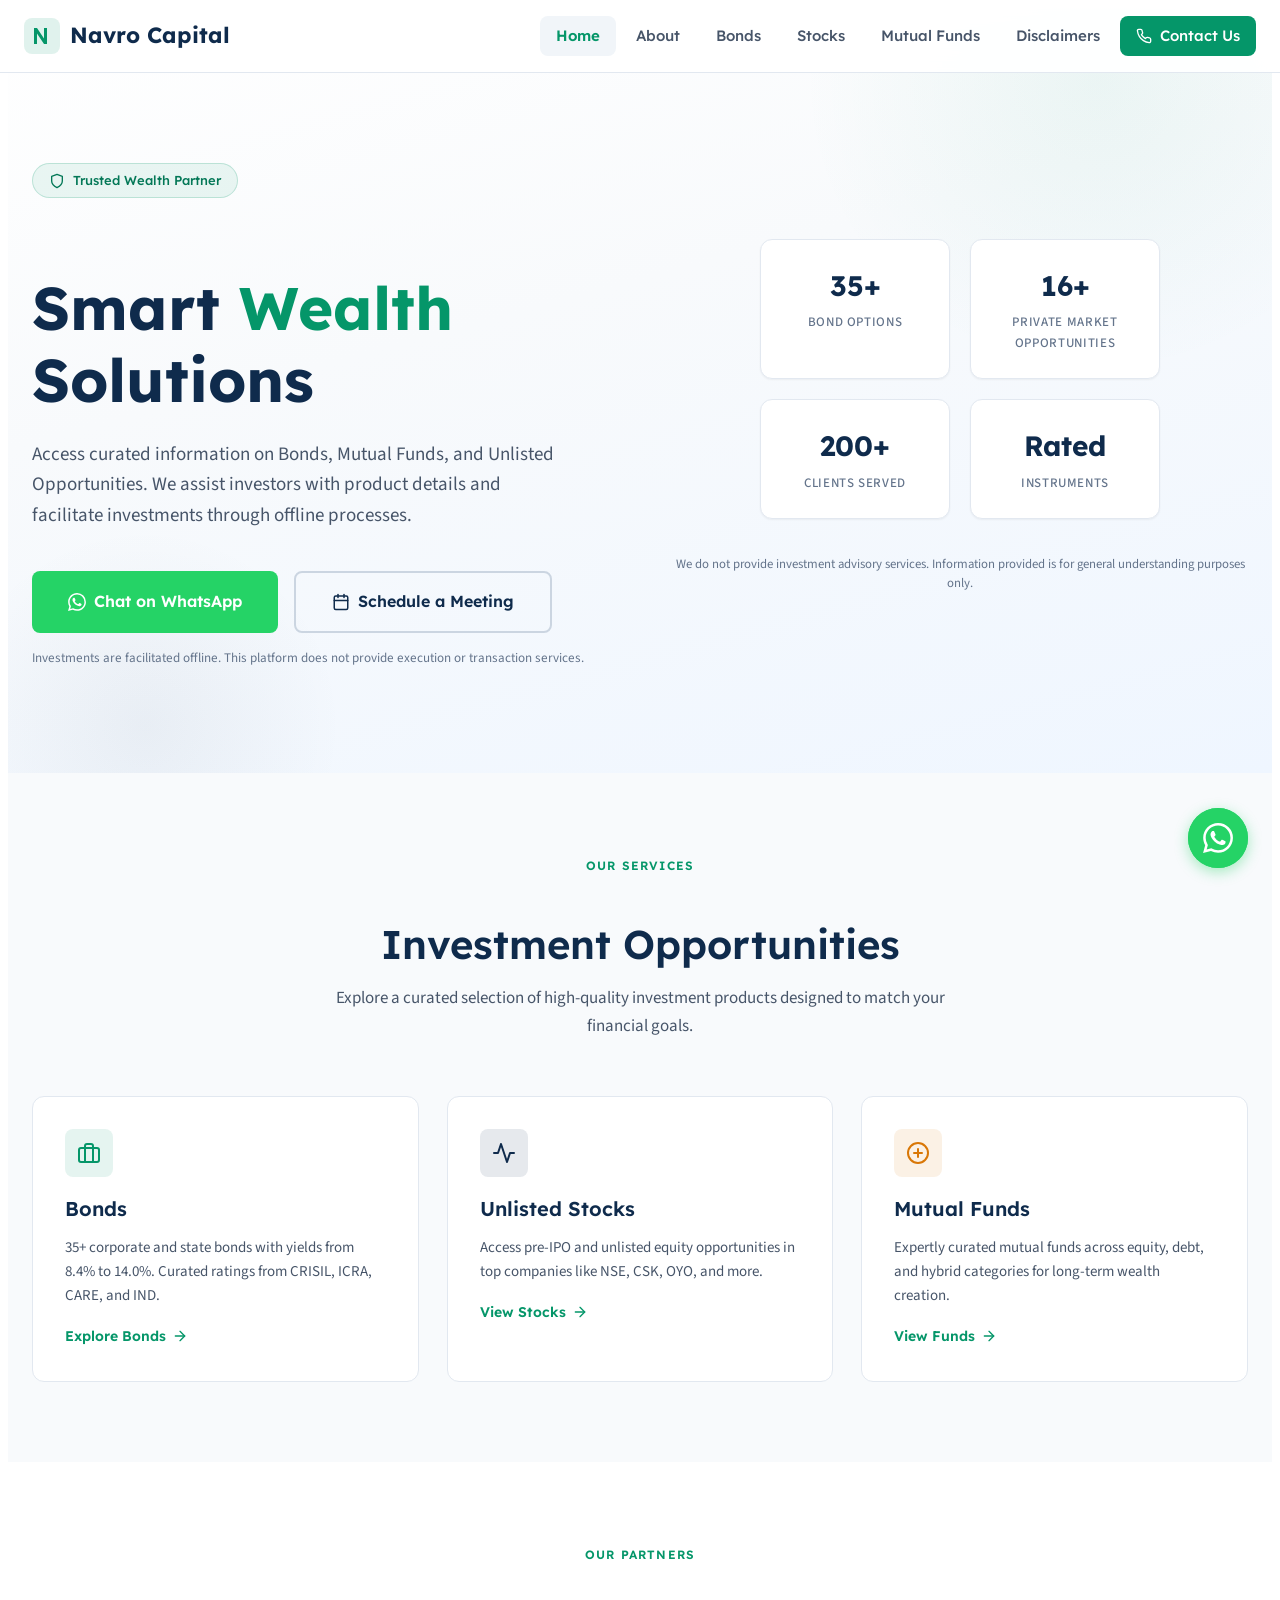
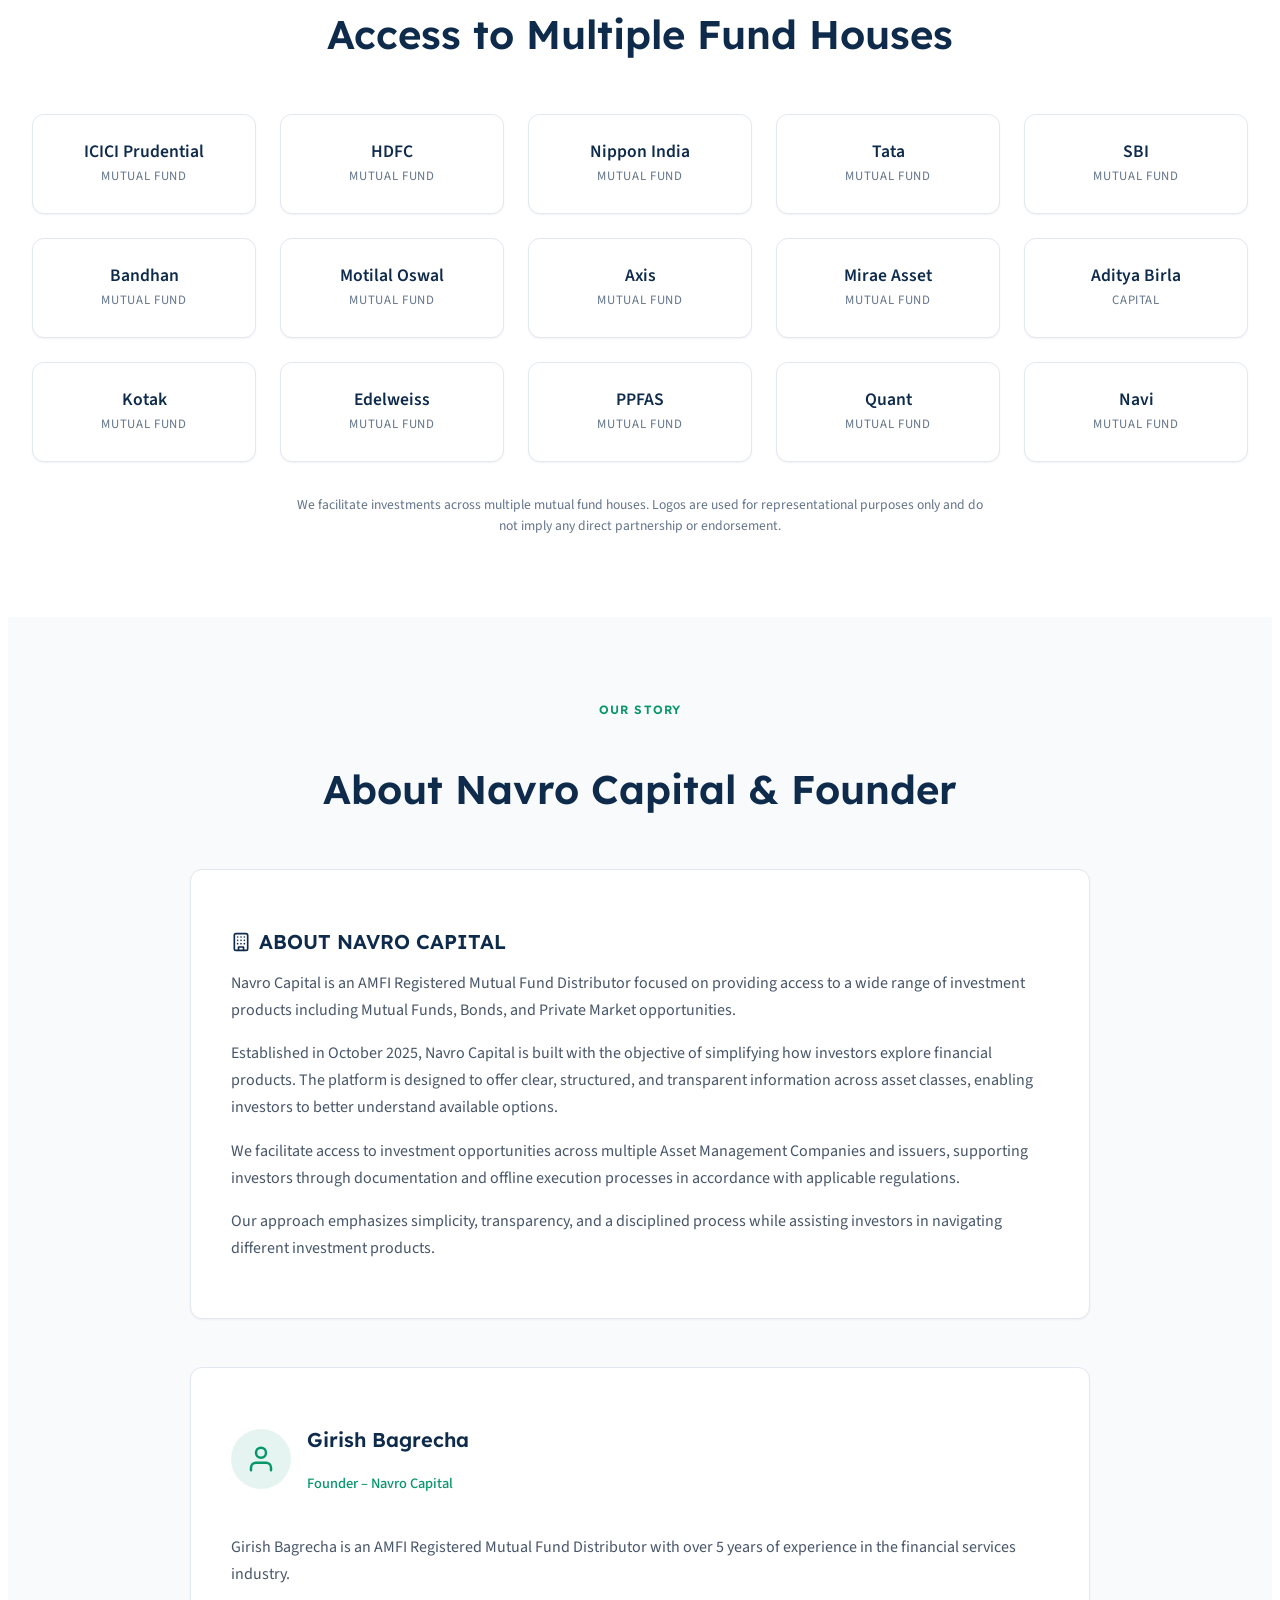
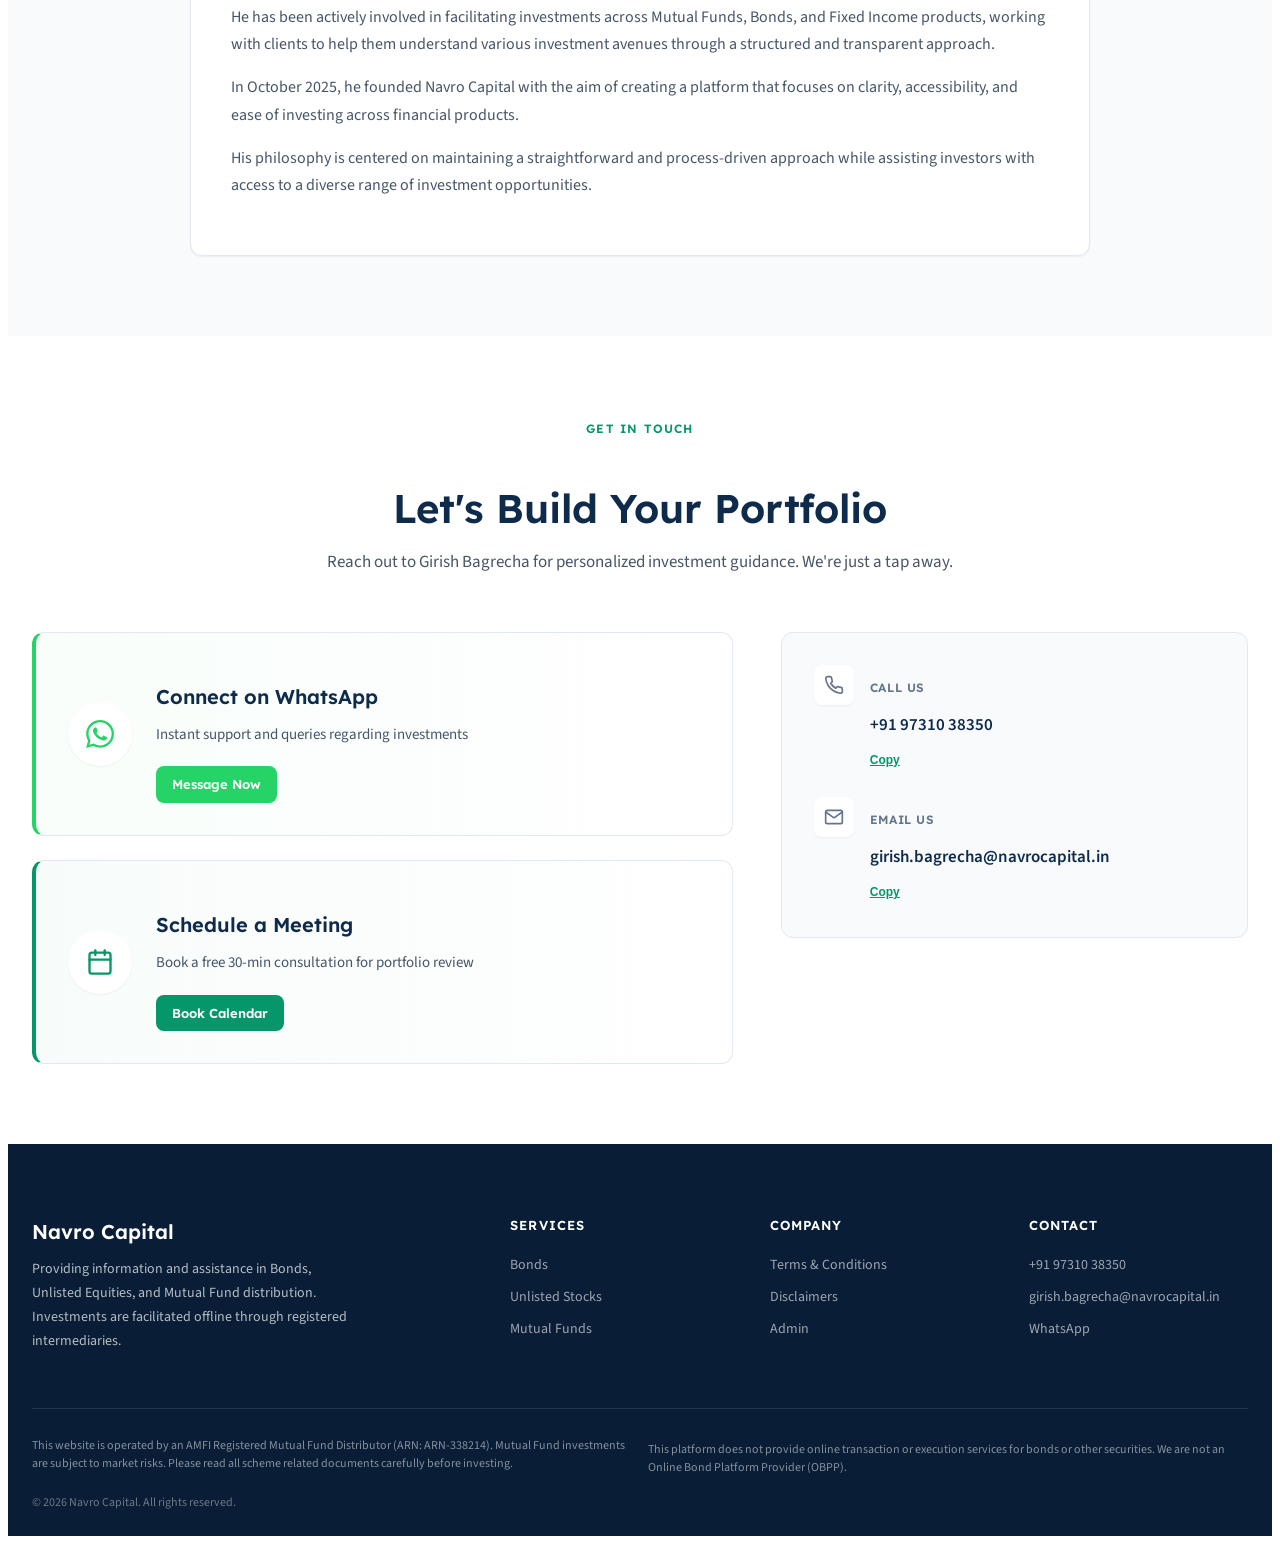
<file: index.html>
<!DOCTYPE html>
<html lang="en">
<head>
  <meta charset="UTF-8">
  <meta name="viewport" content="width=device-width, initial-scale=1.0">
  <title>Navro Capital — Trusted Wealth Management & Investment Solutions</title>
  <meta name="description" content="Navro Capital provides expert assistance in Bonds, Mutual Funds, and Unlisted Equity. Expert wealth management curated for smart investors. Inquire today for personalized financial growth.">
  <meta name="keywords" content="Wealth Management, Bonds, Mutual Funds, Unlisted Equities, Private Market, Navro Capital, Girish Bagrecha, Financial Services">
  <meta name="robots" content="index, follow">
  <link rel="canonical" href="https://navrocapital.in/">

  <!-- Open Graph / Facebook -->
  <meta property="og:type" content="website">
  <meta property="og:url" content="https://navrocapital.in/">
  <meta property="og:title" content="Navro Capital — Smart Wealth Solutions">
  <meta property="og:description" content="Access curated information on Bonds, Mutual Funds, and Unlisted Opportunities. We assist investors with product details and facilitate investments through offline processes.">
  <meta property="og:image" content="https://navrocapital.in/assets/og-image.jpg">
  <meta property="og:site_name" content="Navro Capital">

  <!-- Twitter -->
  <meta name="twitter:card" content="summary_large_image">
  <meta name="twitter:url" content="https://navrocapital.in/">
  <meta name="twitter:title" content="Navro Capital — Smart Wealth Solutions">
  <meta name="twitter:description" content="Access curated information on Bonds, Mutual Funds, and Unlisted Opportunities. We assist investors with product details and facilitate investments through offline processes.">
  <meta name="twitter:image" content="https://navrocapital.in/assets/og-image.jpg">

  <!-- JSON-LD Structured Data -->
  <script type="application/ld+json">
  {
    "@context": "https://schema.org",
    "@type": "FinancialService",
    "name": "Navro Capital",
    "url": "https://navrocapital.in/",
    "logo": "https://navrocapital.in/assets/logo.png",
    "telephone": "+919731038350",
    "email": "girish.bagrecha@navrocapital.in",
    "founder": {
      "@type": "Person",
      "name": "Girish Bagrecha"
    },
    "description": "Smart Wealth Solutions. Access curated information on Bonds, Mutual Funds, and Unlisted Opportunities.",
    "areaServed": "IN",
    "serviceType": [
      "Bond Distribution",
      "Unlisted Equity Assistance",
      "Mutual Fund Distribution"
    ],
    "address": {
      "@type": "PostalAddress",
      "addressLocality": "Bengaluru",
      "addressRegion": "Karnataka",
      "addressCountry": "IN"
    }
  }
  </script>
  <meta name="theme-color" content="#0F2B4C">
  <link rel="preconnect" href="https://fonts.googleapis.com">
  <link rel="preconnect" href="https://fonts.gstatic.com" crossorigin>
  <link href="https://fonts.googleapis.com/css2?family=Lexend:wght@300;400;500;600;700&family=Source+Sans+3:wght@300;400;500;600;700&display=swap" rel="stylesheet">
  <link rel="stylesheet" href="styles.css">
  <link rel="icon" href="data:image/svg+xml,<svg xmlns=%22http://www.w3.org/2000/svg%22 viewBox=%220 0 100 100%22><text y=%22.9em%22 font-size=%2290%22>N</text></svg>">
  
  <!-- Cal.com Embed -->
  <!-- Cal.com Embed -->
  <script>
    (function (C, A, L) { let p = function (a, ar) { a.q.push(ar); }; let d = C.document; C.Cal = C.Cal || function () { let cal = C.Cal; let ar = arguments; if (!cal.loaded) { cal.ns = {}; cal.q = cal.q || []; d.head.appendChild(d.createElement("script")).src = A; cal.loaded = true; } if (ar[0] === L) { const api = function () { p(api, arguments); }; const namespace = ar[1]; api.q = api.q || []; typeof namespace === "string" ? (cal.ns[namespace] = cal.ns[namespace] || api, p(cal.ns[namespace], ar), p(cal, ["initNamespace", namespace])) : p(cal, ar); return; } p(cal, ar); }; })(window, "https://app.cal.com/embed/embed.js", "init");
    Cal("init", {origin:"https://cal.com"});
    Cal("ui", {"styles":{"branding":{"brandColor":"#059669"}},"hideEventTypeDetails":true,"layout":"month_view"});
  </script>
  <!-- Google tag (gtag.js) -->
  <script async src="https://www.googletagmanager.com/gtag/js?id=G-W0PDM9Z6QC"></script>
  <script>
    window.dataLayer = window.dataLayer || [];
    function gtag(){dataLayer.push(arguments);}
    gtag('js', new Date());

    gtag('config', 'G-W0PDM9Z6QC');
  </script>
</head>
<body>

  <!-- Navbar -->
  <nav class="navbar" id="navbar">
    <div class="navbar-inner">
      <a href="index.html" class="navbar-logo">
        <svg viewBox="0 0 36 36" fill="none" xmlns="http://www.w3.org/2000/svg">
          <rect width="36" height="36" rx="8" fill="currentColor" fill-opacity="0.12"/>
          <path d="M10 26V10h3l7 10.5V10h3v16h-3L13 15.5V26h-3z" fill="currentColor"/>
        </svg>
        Navro Capital
      </a>
      <button class="menu-toggle" id="menuToggle" aria-label="Toggle navigation">
        <span></span><span></span><span></span>
      </button>
      <ul class="navbar-links" id="navLinks">
        <li><a href="index.html" class="active">Home</a></li>
        <li><a href="index.html#about">About</a></li>
        <li><a href="bonds.html">Bonds</a></li>
        <li><a href="stocks.html">Stocks</a></li>
        <li><a href="mutual-funds.html">Mutual Funds</a></li>
        <li><a href="terms.html">Disclaimers</a></li>
        <li><a href="#contact" class="navbar-cta">
          <svg aria-hidden="true" xmlns="http://www.w3.org/2000/svg" width="16" height="16" viewBox="0 0 24 24" fill="none" stroke="currentColor" stroke-width="2" stroke-linecap="round" stroke-linejoin="round"><path d="M22 16.92v3a2 2 0 0 1-2.18 2 19.79 19.79 0 0 1-8.63-3.07 19.5 19.5 0 0 1-6-6 19.79 19.79 0 0 1-3.07-8.67A2 2 0 0 1 4.11 2h3a2 2 0 0 1 2 1.72c.127.96.361 1.903.7 2.81a2 2 0 0 1-.45 2.11L8.09 9.91a16 16 0 0 0 6 6l1.27-1.27a2 2 0 0 1 2.11-.45c.907.339 1.85.573 2.81.7A2 2 0 0 1 22 16.92z"/></svg>
          Contact Us
        </a></li>
      </ul>
    </div>
  </nav>

  <!-- Hero Section -->
  <section class="hero" id="hero">
    <div class="hero-inner">
      <div class="hero-content">
        <div class="hero-badge">
          <svg aria-hidden="true" xmlns="http://www.w3.org/2000/svg" width="16" height="16" viewBox="0 0 24 24" fill="none" stroke="currentColor" stroke-width="2" stroke-linecap="round" stroke-linejoin="round"><path d="M12 22s8-4 8-10V5l-8-3-8 3v7c0 6 8 10 8 10z"/></svg>
          Trusted Wealth Partner
        </div>
        <h1 class="hero-title">Smart <span>Wealth</span><br>Solutions</h1>
        <p class="hero-subtitle">Access curated information on Bonds, Mutual Funds, and Unlisted Opportunities. We assist investors with product details and facilitate investments through offline processes.</p>
        <div class="hero-actions">
          <a href="#" class="btn btn-whatsapp btn-lg" id="heroWhatsapp">
            <svg xmlns="http://www.w3.org/2000/svg" width="20" height="20" viewBox="0 0 24 24" fill="currentColor"><path d="M17.472 14.382c-.297-.149-1.758-.867-2.03-.967-.273-.099-.471-.148-.67.15-.197.297-.767.966-.94 1.164-.173.199-.347.223-.644.075-.297-.15-1.255-.463-2.39-1.475-.883-.788-1.48-1.761-1.653-2.059-.173-.297-.018-.458.13-.606.134-.133.298-.347.446-.52.149-.174.198-.298.298-.497.099-.198.05-.371-.025-.52-.075-.149-.669-1.612-.916-2.207-.242-.579-.487-.5-.669-.51-.173-.008-.371-.01-.57-.01-.198 0-.52.074-.792.372-.272.297-1.04 1.016-1.04 2.479 0 1.462 1.065 2.875 1.213 3.074.149.198 2.096 3.2 5.077 4.487.709.306 1.262.489 1.694.625.712.227 1.36.195 1.871.118.571-.085 1.758-.719 2.006-1.413.248-.694.248-1.289.173-1.413-.074-.124-.272-.198-.57-.347m-5.421 7.403h-.004a9.87 9.87 0 01-5.031-1.378l-.361-.214-3.741.982.998-3.648-.235-.374a9.86 9.86 0 01-1.51-5.26c.001-5.45 4.436-9.884 9.888-9.884 2.64 0 5.122 1.03 6.988 2.898a9.825 9.825 0 012.893 6.994c-.003 5.45-4.437 9.884-9.885 9.884m8.413-18.297A11.815 11.815 0 0012.05 0C5.495 0 .16 5.335.157 11.892c0 2.096.547 4.142 1.588 5.945L.057 24l6.305-1.654a11.882 11.882 0 005.683 1.448h.005c6.554 0 11.89-5.335 11.893-11.893a11.821 11.821 0 00-3.48-8.413z"/></svg>
            Chat on WhatsApp
          </a>
          <a href="https://cal.com/navrocapital-voj1ni/30min" data-cal-link="navrocapital-voj1ni/30min" data-cal-config='{"layout":"month_view"}' class="btn btn-outline btn-lg" id="heroSchedule">
            <svg xmlns="http://www.w3.org/2000/svg" width="18" height="18" viewBox="0 0 24 24" fill="none" stroke="currentColor" stroke-width="2" stroke-linecap="round" stroke-linejoin="round"><rect x="3" y="4" width="18" height="18" rx="2" ry="2"/><line x1="16" y1="2" x2="16" y2="6"/><line x1="8" y1="2" x2="8" y2="6"/><line x1="3" y1="10" x2="21" y2="10"/></svg>
            Schedule a Meeting
          </a>
        </div>
        <p class="hero-disclaimer-inline" style="margin-top: 1rem; font-size: 0.82rem; color: var(--slate-500); line-height: 1.5;">Investments are facilitated offline. This platform does not provide execution or transaction services.</p>
      </div>
      <div class="hero-visual">
        <div class="hero-stats-grid">
          <div class="stat-card">
            <div class="stat-value">35+</div>
            <div class="stat-label">Bond Options</div>
          </div>
          <div class="stat-card">
            <div class="stat-value">16+</div>
            <div class="stat-label">Private Market Opportunities</div>
          </div>
          <div class="stat-card">
            <div class="stat-value">200+</div>
            <div class="stat-label">Clients Served</div>
          </div>
          <div class="stat-card">
            <div class="stat-value">Rated</div>
            <div class="stat-label">Instruments</div>
          </div>
        </div>
        <div style="text-align: center; margin-top: 1.5rem;">
          <p style="font-size: 0.8rem; color: var(--slate-500); line-height: 1.5;">We do not provide investment advisory services. Information provided is for general understanding purposes only.</p>
        </div>
      </div>
    </div>
  </section>


  <!-- Services -->
  <section class="section section-alt" id="services">
    <div class="section-inner">
      <div class="section-header animate-on-scroll">
        <span class="section-label">Our Services</span>
        <h2>Investment Opportunities</h2>
        <p>Explore a curated selection of high-quality investment products designed to match your financial goals.</p>
      </div>
      <div class="services-grid">
        <a href="bonds.html" class="service-card animate-on-scroll">
          <div class="service-card-icon bonds">
            <svg xmlns="http://www.w3.org/2000/svg" width="24" height="24" viewBox="0 0 24 24" fill="none" stroke="currentColor" stroke-width="2" stroke-linecap="round" stroke-linejoin="round"><rect x="2" y="7" width="20" height="14" rx="2" ry="2"/><path d="M16 21V5a2 2 0 0 0-2-2h-4a2 2 0 0 0-2 2v16"/></svg>
          </div>
          <h3>Bonds</h3>
          <p>35+ corporate and state bonds with yields from 8.4% to 14.0%. Curated ratings from CRISIL, ICRA, CARE, and IND.</p>
          <span class="card-link">
            Explore Bonds
            <svg xmlns="http://www.w3.org/2000/svg" width="16" height="16" viewBox="0 0 24 24" fill="none" stroke="currentColor" stroke-width="2" stroke-linecap="round" stroke-linejoin="round"><line x1="5" y1="12" x2="19" y2="12"/><polyline points="12 5 19 12 12 19"/></svg>
          </span>
        </a>
        <a href="stocks.html" class="service-card animate-on-scroll">
          <div class="service-card-icon stocks">
            <svg xmlns="http://www.w3.org/2000/svg" width="24" height="24" viewBox="0 0 24 24" fill="none" stroke="currentColor" stroke-width="2" stroke-linecap="round" stroke-linejoin="round"><polyline points="22 12 18 12 15 21 9 3 6 12 2 12"/></svg>
          </div>
          <h3>Unlisted Stocks</h3>
          <p>Access pre-IPO and unlisted equity opportunities in top companies like NSE, CSK, OYO, and more.</p>
          <span class="card-link">
            View Stocks
            <svg xmlns="http://www.w3.org/2000/svg" width="16" height="16" viewBox="0 0 24 24" fill="none" stroke="currentColor" stroke-width="2" stroke-linecap="round" stroke-linejoin="round"><line x1="5" y1="12" x2="19" y2="12"/><polyline points="12 5 19 12 12 19"/></svg>
          </span>
        </a>
        <a href="mutual-funds.html" class="service-card animate-on-scroll">
          <div class="service-card-icon mutual-funds">
            <svg xmlns="http://www.w3.org/2000/svg" width="24" height="24" viewBox="0 0 24 24" fill="none" stroke="currentColor" stroke-width="2" stroke-linecap="round" stroke-linejoin="round"><circle cx="12" cy="12" r="10"/><line x1="12" y1="8" x2="12" y2="16"/><line x1="8" y1="12" x2="16" y2="12"/></svg>
          </div>
          <h3>Mutual Funds</h3>
          <p>Expertly curated mutual funds across equity, debt, and hybrid categories for long-term wealth creation.</p>
          <span class="card-link">
            View Funds
            <svg xmlns="http://www.w3.org/2000/svg" width="16" height="16" viewBox="0 0 24 24" fill="none" stroke="currentColor" stroke-width="2" stroke-linecap="round" stroke-linejoin="round"><line x1="5" y1="12" x2="19" y2="12"/><polyline points="12 5 19 12 12 19"/></svg>
          </span>
        </a>
      </div>
    </div>
  </section>

  <!-- Fund Houses -->
  <section class="section" id="fund-houses">
    <div class="section-inner">
      <div class="section-header animate-on-scroll">
        <span class="section-label">Our Partners</span>
        <h2>Access to Multiple Fund Houses</h2>
      </div>
      <div class="fund-houses-grid animate-on-scroll">
        <div class="fund-house-card"><span>ICICI Prudential</span><small>Mutual Fund</small></div>
        <div class="fund-house-card"><span>HDFC</span><small>Mutual Fund</small></div>
        <div class="fund-house-card"><span>Nippon India</span><small>Mutual Fund</small></div>
        <div class="fund-house-card"><span>Tata</span><small>Mutual Fund</small></div>
        <div class="fund-house-card"><span>SBI</span><small>Mutual Fund</small></div>
        <div class="fund-house-card"><span>Bandhan</span><small>Mutual Fund</small></div>
        <div class="fund-house-card"><span>Motilal Oswal</span><small>Mutual Fund</small></div>
        <div class="fund-house-card"><span>Axis</span><small>Mutual Fund</small></div>
        <div class="fund-house-card"><span>Mirae Asset</span><small>Mutual Fund</small></div>
        <div class="fund-house-card"><span>Aditya Birla</span><small>Capital</small></div>
        <div class="fund-house-card"><span>Kotak</span><small>Mutual Fund</small></div>
        <div class="fund-house-card"><span>Edelweiss</span><small>Mutual Fund</small></div>
        <div class="fund-house-card"><span>PPFAS</span><small>Mutual Fund</small></div>
        <div class="fund-house-card"><span>Quant</span><small>Mutual Fund</small></div>
        <div class="fund-house-card"><span>Navi</span><small>Mutual Fund</small></div>
      </div>
      <p class="fund-houses-disclaimer animate-on-scroll">We facilitate investments across multiple mutual fund houses. Logos are used for representational purposes only and do not imply any direct partnership or endorsement.</p>
    </div>
  </section>

  <!-- About Section -->
  <section class="section" id="about" style="background: var(--off-white);">
    <div class="section-inner">
      <div class="section-header animate-on-scroll">
        <span class="section-label">Our Story</span>
        <h2>About Navro Capital & Founder</h2>
      </div>
      
      <div style="display: grid; grid-template-columns: 1fr; gap: 3rem; max-width: 900px; margin: 0 auto;" class="animate-on-scroll">
        <!-- About Navro Capital -->
        <div style="background: var(--white); padding: 2.5rem; border-radius: var(--radius); box-shadow: var(--shadow-sm); border: 1px solid var(--slate-200);">
          <h3 style="color: var(--navy); margin-bottom: 1rem; font-size: 1.25rem; display: flex; align-items: center; gap: 0.5rem;">
            <svg xmlns="http://www.w3.org/2000/svg" width="20" height="20" viewBox="0 0 24 24" fill="none" stroke="currentColor" stroke-width="2" stroke-linecap="round" stroke-linejoin="round"><rect x="4" y="2" width="16" height="20" rx="2" ry="2"/><path d="M9 22v-4h6v4"/><path d="M8 6h.01"/><path d="M16 6h.01"/><path d="M12 6h.01"/><path d="M12 10h.01"/><path d="M12 14h.01"/><path d="M16 10h.01"/><path d="M16 14h.01"/><path d="M8 10h.01"/><path d="M8 14h.01"/></svg>
            ABOUT NAVRO CAPITAL
          </h3>
          <p style="color: var(--slate-600); line-height: 1.7; margin-bottom: 1rem;">Navro Capital is an AMFI Registered Mutual Fund Distributor focused on providing access to a wide range of investment products including Mutual Funds, Bonds, and Private Market opportunities.</p>
          <p style="color: var(--slate-600); line-height: 1.7; margin-bottom: 1rem;">Established in October 2025, Navro Capital is built with the objective of simplifying how investors explore financial products. The platform is designed to offer clear, structured, and transparent information across asset classes, enabling investors to better understand available options.</p>
          <p style="color: var(--slate-600); line-height: 1.7; margin-bottom: 1rem;">We facilitate access to investment opportunities across multiple Asset Management Companies and issuers, supporting investors through documentation and offline execution processes in accordance with applicable regulations.</p>
          <p style="color: var(--slate-600); line-height: 1.7;">Our approach emphasizes simplicity, transparency, and a disciplined process while assisting investors in navigating different investment products.</p>
        </div>

        <!-- About Founder -->
        <div style="background: var(--white); padding: 2.5rem; border-radius: var(--radius); box-shadow: var(--shadow-sm); border: 1px solid var(--slate-200);">
          <div style="margin-bottom: 1.5rem; display: flex; align-items: center; gap: 1rem;">
            <div style="width: 60px; height: 60px; background: rgba(5, 150, 105, 0.1); border-radius: 50%; display: flex; align-items: center; justify-content: center; color: var(--emerald);">
              <svg xmlns="http://www.w3.org/2000/svg" width="30" height="30" viewBox="0 0 24 24" fill="none" stroke="currentColor" stroke-width="2" stroke-linecap="round" stroke-linejoin="round"><path d="M20 21v-2a4 4 0 0 0-4-4H8a4 4 0 0 0-4 4v2"/><circle cx="12" cy="7" r="4"/></svg>
            </div>
            <div>
              <h3 style="color: var(--navy); font-size: 1.25rem;">Girish Bagrecha</h3>
              <p style="color: var(--emerald); font-weight: 500; font-size: 0.9rem;">Founder &ndash; Navro Capital</p>
            </div>
          </div>
          <p style="color: var(--slate-600); line-height: 1.7; margin-bottom: 1rem;">Girish Bagrecha is an AMFI Registered Mutual Fund Distributor with over 5 years of experience in the financial services industry.</p>
          <p style="color: var(--slate-600); line-height: 1.7; margin-bottom: 1rem;">He has been actively involved in facilitating investments across Mutual Funds, Bonds, and Fixed Income products, working with clients to help them understand various investment avenues through a structured and transparent approach.</p>
          <p style="color: var(--slate-600); line-height: 1.7; margin-bottom: 1rem;">In October 2025, he founded Navro Capital with the aim of creating a platform that focuses on clarity, accessibility, and ease of investing across financial products.</p>
          <p style="color: var(--slate-600); line-height: 1.7;">His philosophy is centered on maintaining a straightforward and process-driven approach while assisting investors with access to a diverse range of investment opportunities.</p>
        </div>
      </div>
    </div>
  </section>

  <!-- Contact Section -->
  <section class="section" id="contact">
    <div class="section-inner">
      <div class="section-header animate-on-scroll">
        <span class="section-label">Get In Touch</span>
        <h2>Let's Build Your Portfolio</h2>
        <p>Reach out to Girish Bagrecha for personalized investment guidance. We're just a tap away.</p>
      </div>
      <div class="contact-layout-new animate-on-scroll">
        <!-- Primary Actions (Left/High-lighted) -->
        <div class="contact-actions-primary">
          <a href="#" class="contact-card-premium whatsapp" id="contactWhatsappCard">
            <div class="card-premium-icon">
              <svg xmlns="http://www.w3.org/2000/svg" width="28" height="28" viewBox="0 0 24 24" fill="currentColor"><path d="M17.472 14.382c-.297-.149-1.758-.867-2.03-.967-.273-.099-.471-.148-.67.15-.197.297-.767.966-.94 1.164-.173.199-.347.223-.644.075-.297-.15-1.255-.463-2.39-1.475-.883-.788-1.48-1.761-1.653-2.059-.173-.297-.018-.458.13-.606.134-.133.298-.347.446-.52.149-.174.198-.298.298-.497.099-.198.05-.371-.025-.52-.075-.149-.669-1.612-.916-2.207-.242-.579-.487-.5-.669-.51-.173-.008-.371-.01-.57-.01-.198 0-.52.074-.792.372-.272.297-1.04 1.016-1.04 2.479 0 1.462 1.065 2.875 1.213 3.074.149.198 2.096 3.2 5.077 4.487.709.306 1.262.489 1.694.625.712.227 1.36.195 1.871.118.571-.085 1.758-.719 2.006-1.413.248-.694.248-1.289.173-1.413-.074-.124-.272-.198-.57-.347m-5.421 7.403h-.004a9.87 9.87 0 01-5.031-1.378l-.361-.214-3.741.982.998-3.648-.235-.374a9.86 9.86 0 01-1.51-5.26c.001-5.45 4.436-9.884 9.888-9.884 2.64 0 5.122 1.03 6.988 2.898a9.825 9.825 0 012.893 6.994c-.003 5.45-4.437 9.884-9.885 9.884m8.413-18.297A11.815 11.815 0 0012.05 0C5.495 0 .16 5.335.157 11.892c0 2.096.547 4.142 1.588 5.945L.057 24l6.305-1.654a11.882 11.882 0 005.683 1.448h.005c6.554 0 11.89-5.335 11.893-11.893a11.821 11.821 0 00-3.48-8.413z"/></svg>
            </div>
            <div class="card-premium-content">
              <h3>Connect on WhatsApp</h3>
              <p>Instant support and queries regarding investments</p>
              <span class="btn btn-whatsapp btn-sm">Message Now</span>
            </div>
          </a>
          
          <a href="https://cal.com/navrocapital-voj1ni/30min" data-cal-link="navrocapital-voj1ni/30min" data-cal-config='{"layout":"month_view"}' class="contact-card-premium meeting" id="contactMeetingCard">
            <div class="card-premium-icon">
              <svg xmlns="http://www.w3.org/2000/svg" width="28" height="28" viewBox="0 0 24 24" fill="none" stroke="currentColor" stroke-width="2" stroke-linecap="round" stroke-linejoin="round"><rect x="3" y="4" width="18" height="18" rx="2" ry="2"/><line x1="16" y1="2" x2="16" y2="6"/><line x1="8" y1="2" x2="8" y2="6"/><line x1="3" y1="10" x2="21" y2="10"/></svg>
            </div>
            <div class="card-premium-content">
              <h3>Schedule a Meeting</h3>
              <p>Book a free 30-min consultation for portfolio review</p>
              <span class="btn btn-primary btn-sm">Book Calendar</span>
            </div>
          </a>
        </div>

        <!-- Secondary Info (Right/Direct) -->
        <div class="contact-info-secondary">
          <div class="info-item">
            <div class="info-item-icon">
              <svg xmlns="http://www.w3.org/2000/svg" width="20" height="20" viewBox="0 0 24 24" fill="none" stroke="currentColor" stroke-width="2" stroke-linecap="round" stroke-linejoin="round"><path d="M22 16.92v3a2 2 0 0 1-2.18 2 19.79 19.79 0 0 1-8.63-3.07 19.5 19.5 0 0 1-6-6 19.79 19.79 0 0 1-3.07-8.67A2 2 0 0 1 4.11 2h3a2 2 0 0 1 2 1.72c.127.96.361 1.903.7 2.81a2 2 0 0 1-.45 2.11L8.09 9.91a16 16 0 0 0 6 6l1.27-1.27a2 2 0 0 1 2.11-.45c.907.339 1.85.573 2.81.7A2 2 0 0 1 22 16.92z"/></svg>
            </div>
            <div class="info-item-content">
              <h4>Call Us</h4>
              <p><a href="tel:+919731038350">+91 97310 38350</a></p>
              <button class="copy-link" data-copy="+91 9731038350">Copy</button>
            </div>
          </div>
          <div class="info-item">
            <div class="info-item-icon">
              <svg xmlns="http://www.w3.org/2000/svg" width="20" height="20" viewBox="0 0 24 24" fill="none" stroke="currentColor" stroke-width="2" stroke-linecap="round" stroke-linejoin="round"><path d="M4 4h16c1.1 0 2 .9 2 2v12c0 1.1-.9 2-2 2H4c-1.1 0-2-.9-2-2V6c0-1.1.9-2 2-2z"/><polyline points="22,6 12,13 2,6"/></svg>
            </div>
            <div class="info-item-content">
              <h4>Email Us</h4>
              <p><a href="mailto:girish.bagrecha@navrocapital.in">girish.bagrecha@navrocapital.in</a></p>
              <button class="copy-link" data-copy="girish.bagrecha@navrocapital.in">Copy</button>
            </div>
          </div>
        </div>
      </div>
    </div>
  </section>

  <!-- Footer -->
  <footer class="footer">
    <div class="footer-inner">
      <div class="footer-grid">
        <div class="footer-brand">
          <h3>Navro Capital</h3>
          <p>Providing information and assistance in Bonds, Unlisted Equities, and Mutual Fund distribution. Investments are facilitated offline through registered intermediaries.</p>
        </div>
        <div class="footer-col">
          <h4>Services</h4>
          <a href="bonds.html">Bonds</a>
          <a href="stocks.html">Unlisted Stocks</a>
          <a href="mutual-funds.html">Mutual Funds</a>
        </div>
        <div class="footer-col">
          <h4>Company</h4>
          <a href="terms.html">Terms & Conditions</a>
          <a href="terms.html#disclaimers">Disclaimers</a>
          <a href="login.html">Admin</a>
        </div>
        <div class="footer-col">
          <h4>Contact</h4>
          <a href="tel:+919731038350">+91 97310 38350</a>
          <a href="mailto:girish.bagrecha@navrocapital.in">girish.bagrecha@navrocapital.in</a>
          <a href="#" id="footerWhatsapp">WhatsApp</a>
        </div>
      </div>
      <div class="footer-bottom">
        <div class="footer-amfi">This website is operated by an AMFI Registered Mutual Fund Distributor (ARN: ARN-338214). Mutual Fund investments are subject to market risks. Please read all scheme related documents carefully before investing.</div>
        <div class="footer-amfi" style="margin-top: 0.5rem;">This platform does not provide online transaction or execution services for bonds or other securities. We are not an Online Bond Platform Provider (OBPP).</div>
        <div class="footer-copyright">&copy; 2026 Navro Capital. All rights reserved.</div>
      </div>
    </div>
  </footer>

  <!-- Floating WhatsApp -->
  <a href="#" class="whatsapp-float" id="whatsappFloat" aria-label="Chat on WhatsApp" target="_blank" rel="noopener">
    <svg xmlns="http://www.w3.org/2000/svg" width="30" height="30" viewBox="0 0 24 24" fill="currentColor"><path d="M17.472 14.382c-.297-.149-1.758-.867-2.03-.967-.273-.099-.471-.148-.67.15-.197.297-.767.966-.94 1.164-.173.199-.347.223-.644.075-.297-.15-1.255-.463-2.39-1.475-.883-.788-1.48-1.761-1.653-2.059-.173-.297-.018-.458.13-.606.134-.133.298-.347.446-.52.149-.174.198-.298.298-.497.099-.198.05-.371-.025-.52-.075-.149-.669-1.612-.916-2.207-.242-.579-.487-.5-.669-.51-.173-.008-.371-.01-.57-.01-.198 0-.52.074-.792.372-.272.297-1.04 1.016-1.04 2.479 0 1.462 1.065 2.875 1.213 3.074.149.198 2.096 3.2 5.077 4.487.709.306 1.262.489 1.694.625.712.227 1.36.195 1.871.118.571-.085 1.758-.719 2.006-1.413.248-.694.248-1.289.173-1.413-.074-.124-.272-.198-.57-.347m-5.421 7.403h-.004a9.87 9.87 0 01-5.031-1.378l-.361-.214-3.741.982.998-3.648-.235-.374a9.86 9.86 0 01-1.51-5.26c.001-5.45 4.436-9.884 9.888-9.884 2.64 0 5.122 1.03 6.988 2.898a9.825 9.825 0 012.893 6.994c-.003 5.45-4.437 9.884-9.885 9.884m8.413-18.297A11.815 11.815 0 0012.05 0C5.495 0 .16 5.335.157 11.892c0 2.096.547 4.142 1.588 5.945L.057 24l6.305-1.654a11.882 11.882 0 005.683 1.448h.005c6.554 0 11.89-5.335 11.893-11.893a11.821 11.821 0 00-3.48-8.413z"/></svg>
  </a>

  <!-- Sticky Contact Bar (Mobile) -->
  <div class="sticky-contact-bar">
    <div class="sticky-contact-bar-inner">
      <a href="tel:+919731038350" class="btn btn-secondary btn-sm">
        <svg xmlns="http://www.w3.org/2000/svg" width="14" height="14" viewBox="0 0 24 24" fill="none" stroke="currentColor" stroke-width="2" stroke-linecap="round" stroke-linejoin="round"><path d="M22 16.92v3a2 2 0 0 1-2.18 2 19.79 19.79 0 0 1-8.63-3.07 19.5 19.5 0 0 1-6-6 19.79 19.79 0 0 1-3.07-8.67A2 2 0 0 1 4.11 2h3a2 2 0 0 1 2 1.72c.127.96.361 1.903.7 2.81a2 2 0 0 1-.45 2.11L8.09 9.91a16 16 0 0 0 6 6l1.27-1.27a2 2 0 0 1 2.11-.45c.907.339 1.85.573 2.81.7A2 2 0 0 1 22 16.92z"/></svg>
        Call
      </a>
      <a href="#" class="btn btn-whatsapp btn-sm" id="stickyWhatsapp">
        <svg xmlns="http://www.w3.org/2000/svg" width="14" height="14" viewBox="0 0 24 24" fill="currentColor"><path d="M17.472 14.382c-.297-.149-1.758-.867-2.03-.967-.273-.099-.471-.148-.67.15-.197.297-.767.966-.94 1.164-.173.199-.347.223-.644.075-.297-.15-1.255-.463-2.39-1.475-.883-.788-1.48-1.761-1.653-2.059-.173-.297-.018-.458.13-.606.134-.133.298-.347.446-.52.149-.174.198-.298.298-.497.099-.198.05-.371-.025-.52-.075-.149-.669-1.612-.916-2.207-.242-.579-.487-.5-.669-.51-.173-.008-.371-.01-.57-.01-.198 0-.52.074-.792.372-.272.297-1.04 1.016-1.04 2.479 0 1.462 1.065 2.875 1.213 3.074.149.198 2.096 3.2 5.077 4.487.709.306 1.262.489 1.694.625.712.227 1.36.195 1.871.118.571-.085 1.758-.719 2.006-1.413.248-.694.248-1.289.173-1.413-.074-.124-.272-.198-.57-.347m-5.421 7.403h-.004a9.87 9.87 0 01-5.031-1.378l-.361-.214-3.741.982.998-3.648-.235-.374a9.86 9.86 0 01-1.51-5.26c.001-5.45 4.436-9.884 9.888-9.884 2.64 0 5.122 1.03 6.988 2.898a9.825 9.825 0 012.893 6.994c-.003 5.45-4.437 9.884-9.885 9.884m8.413-18.297A11.815 11.815 0 0012.05 0C5.495 0 .16 5.335.157 11.892c0 2.096.547 4.142 1.588 5.945L.057 24l6.305-1.654a11.882 11.882 0 005.683 1.448h.005c6.554 0 11.89-5.335 11.893-11.893a11.821 11.821 0 00-3.48-8.413z"/></svg>
        WhatsApp
      </a>
      <a href="mailto:girish.bagrecha@navrocapital.in" class="btn btn-outline btn-sm" style="border-color: var(--slate-300);">
        <svg xmlns="http://www.w3.org/2000/svg" width="14" height="14" viewBox="0 0 24 24" fill="none" stroke="currentColor" stroke-width="2" stroke-linecap="round" stroke-linejoin="round"><path d="M4 4h16c1.1 0 2 .9 2 2v12c0 1.1-.9 2-2 2H4c-1.1 0-2-.9-2-2V6c0-1.1.9-2 2-2z"/><polyline points="22,6 12,13 2,6"/></svg>
        Email
      </a>
    </div>
  </div>

  <div class="toast" id="toast"></div>

  <script src="data.js"></script>
  <script src="config.js"></script>
  <script src="app.js"></script>
</body>
</html>
</file>
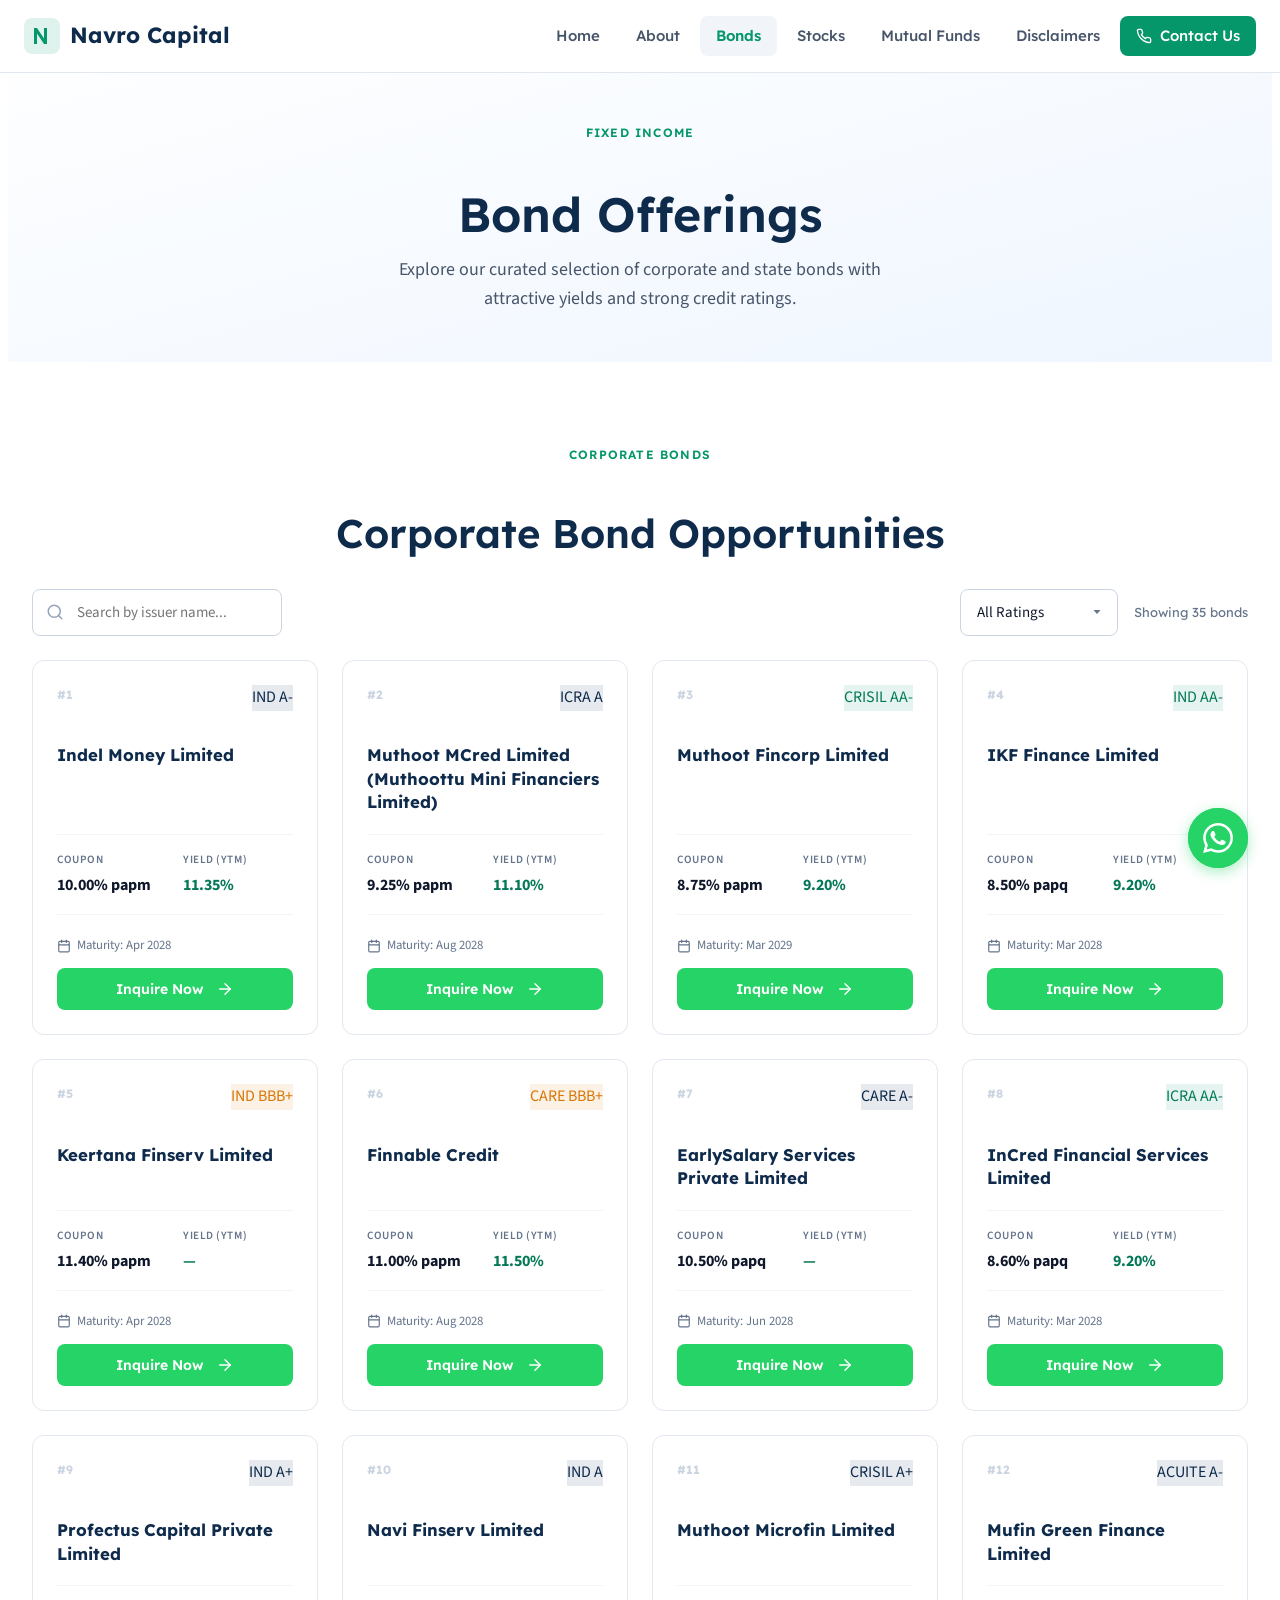
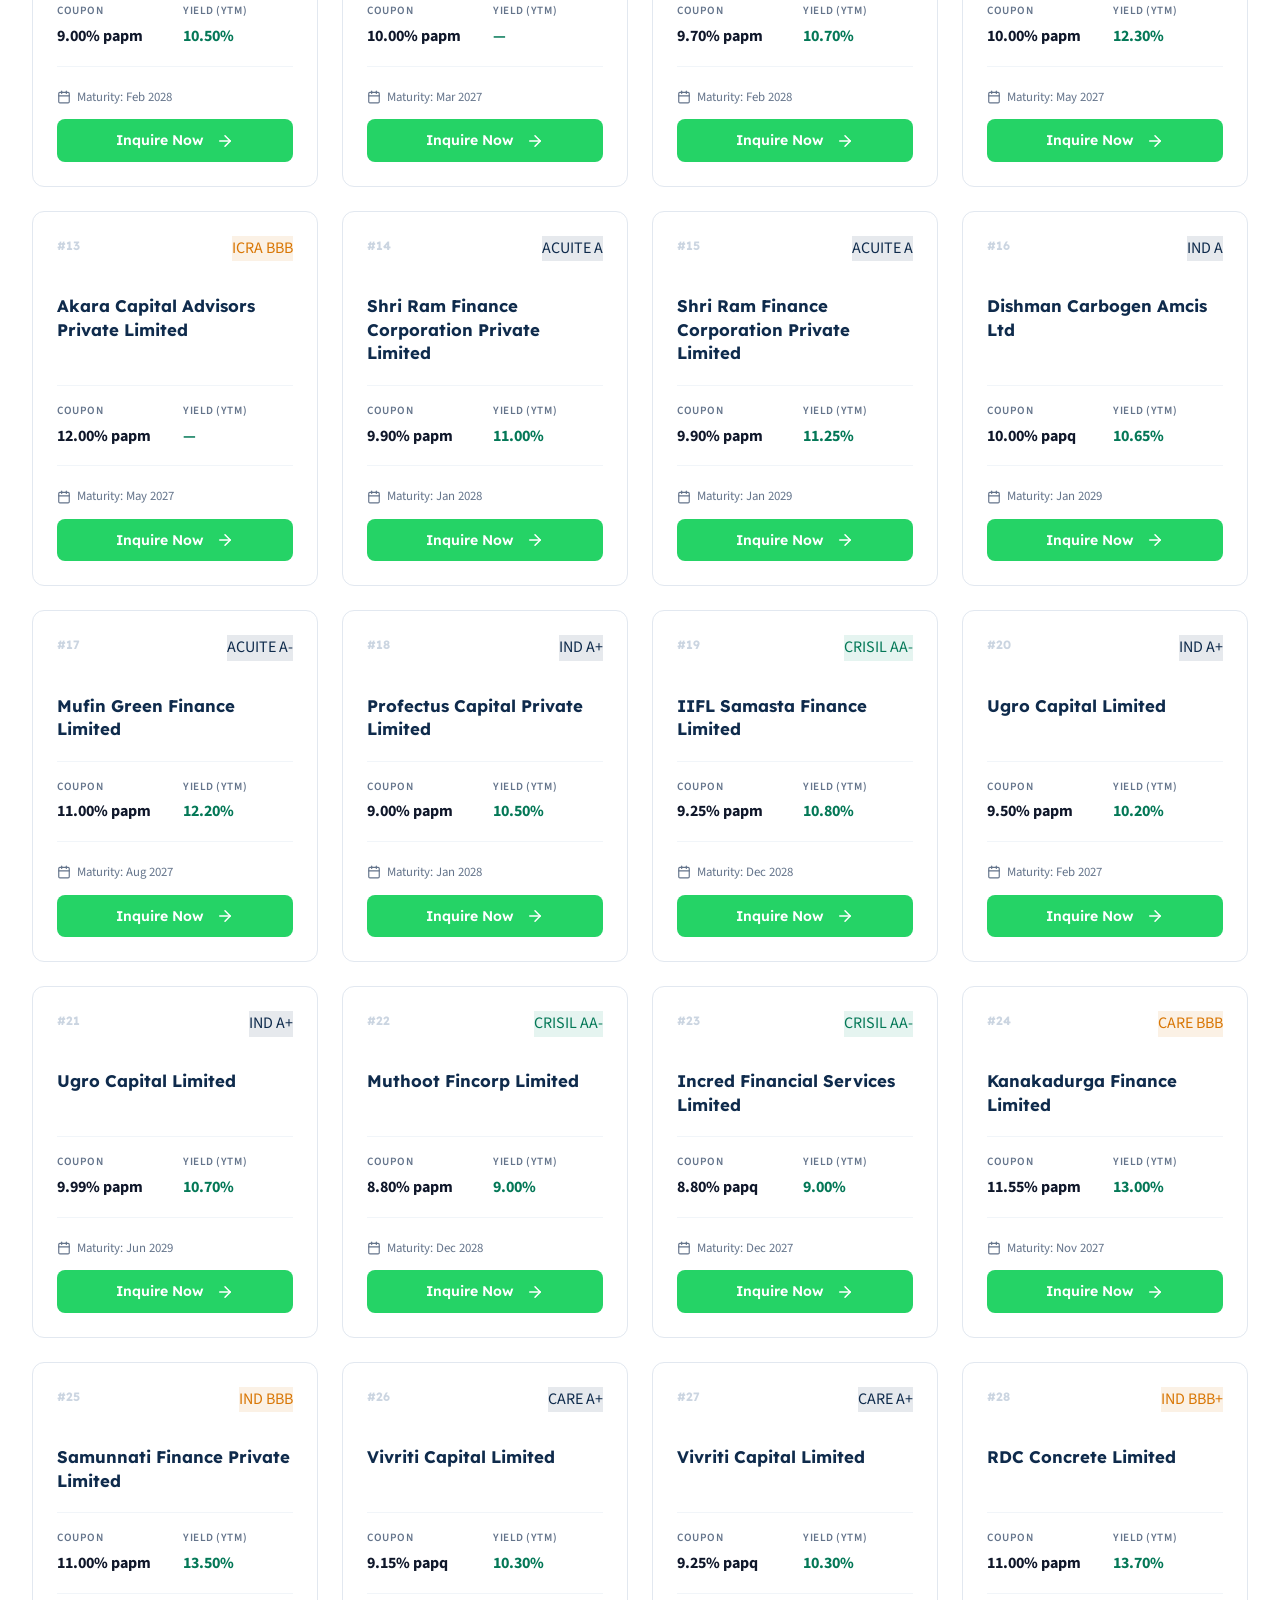
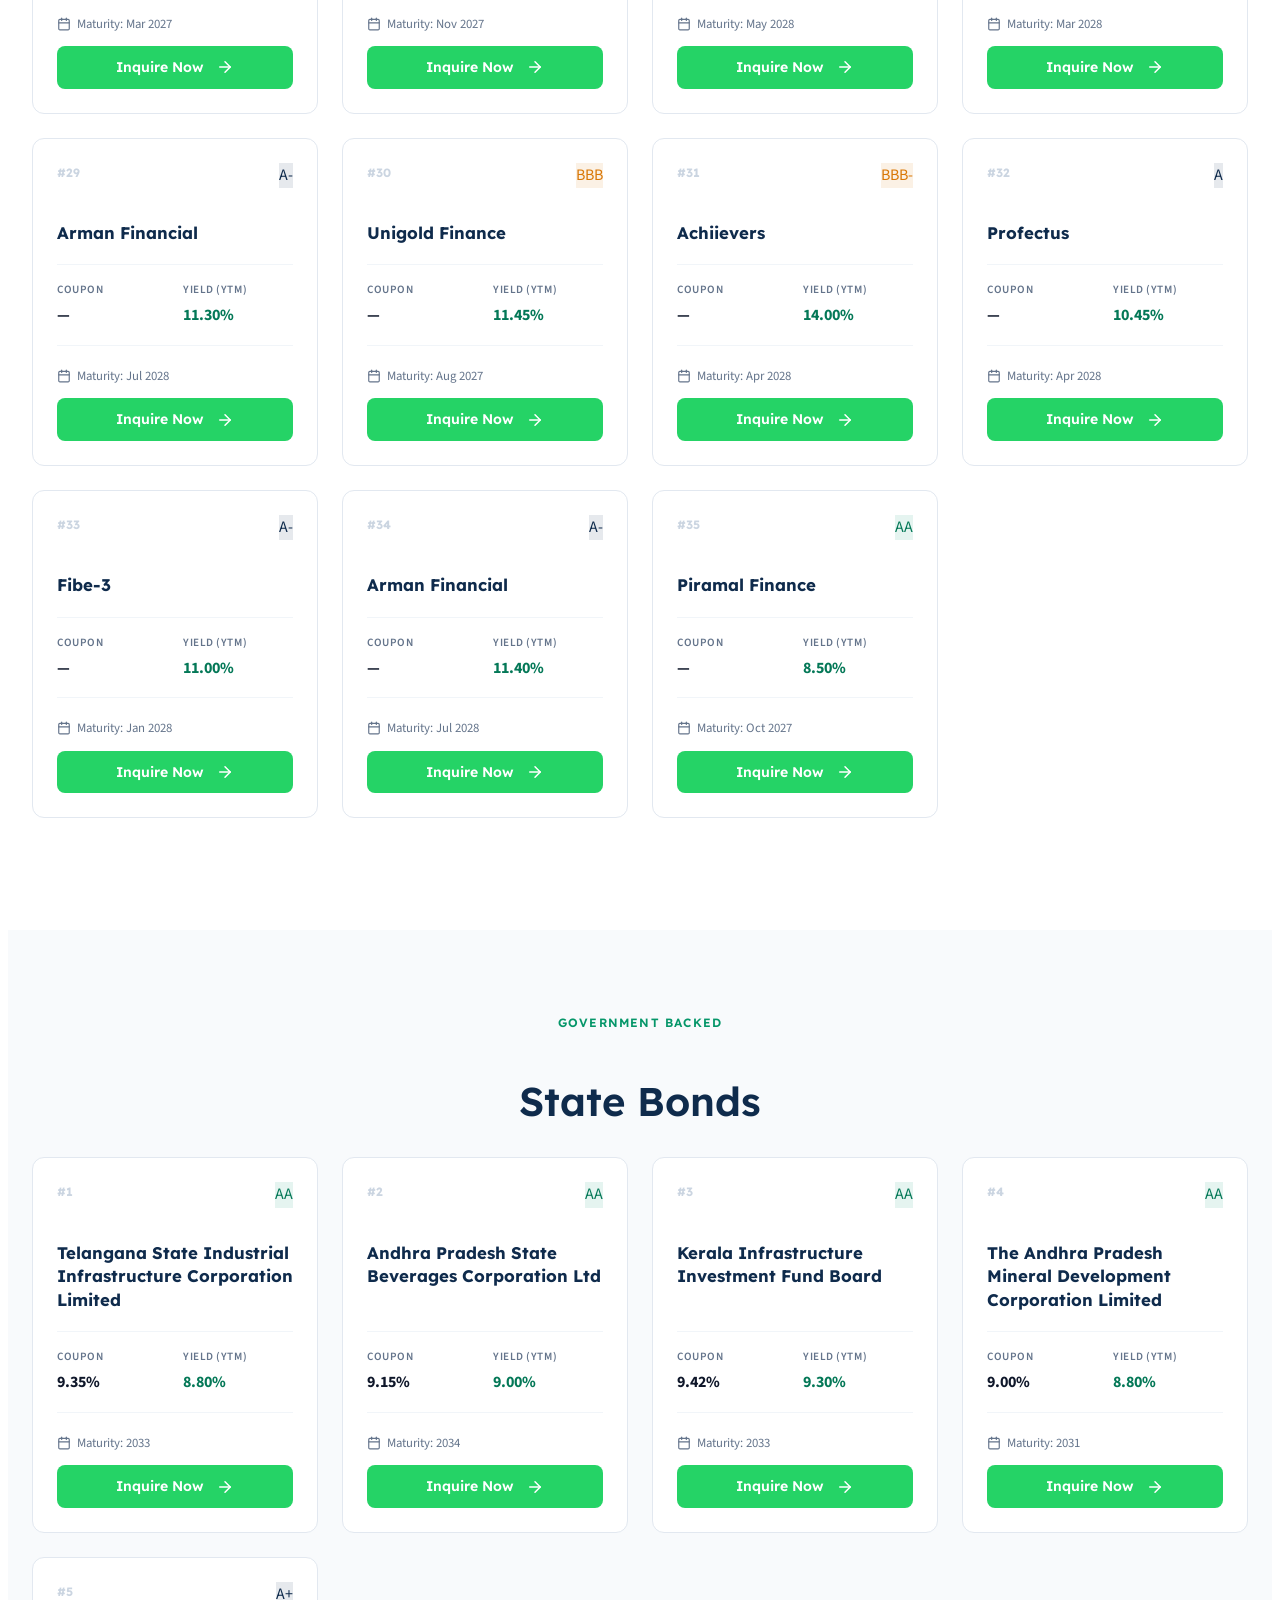
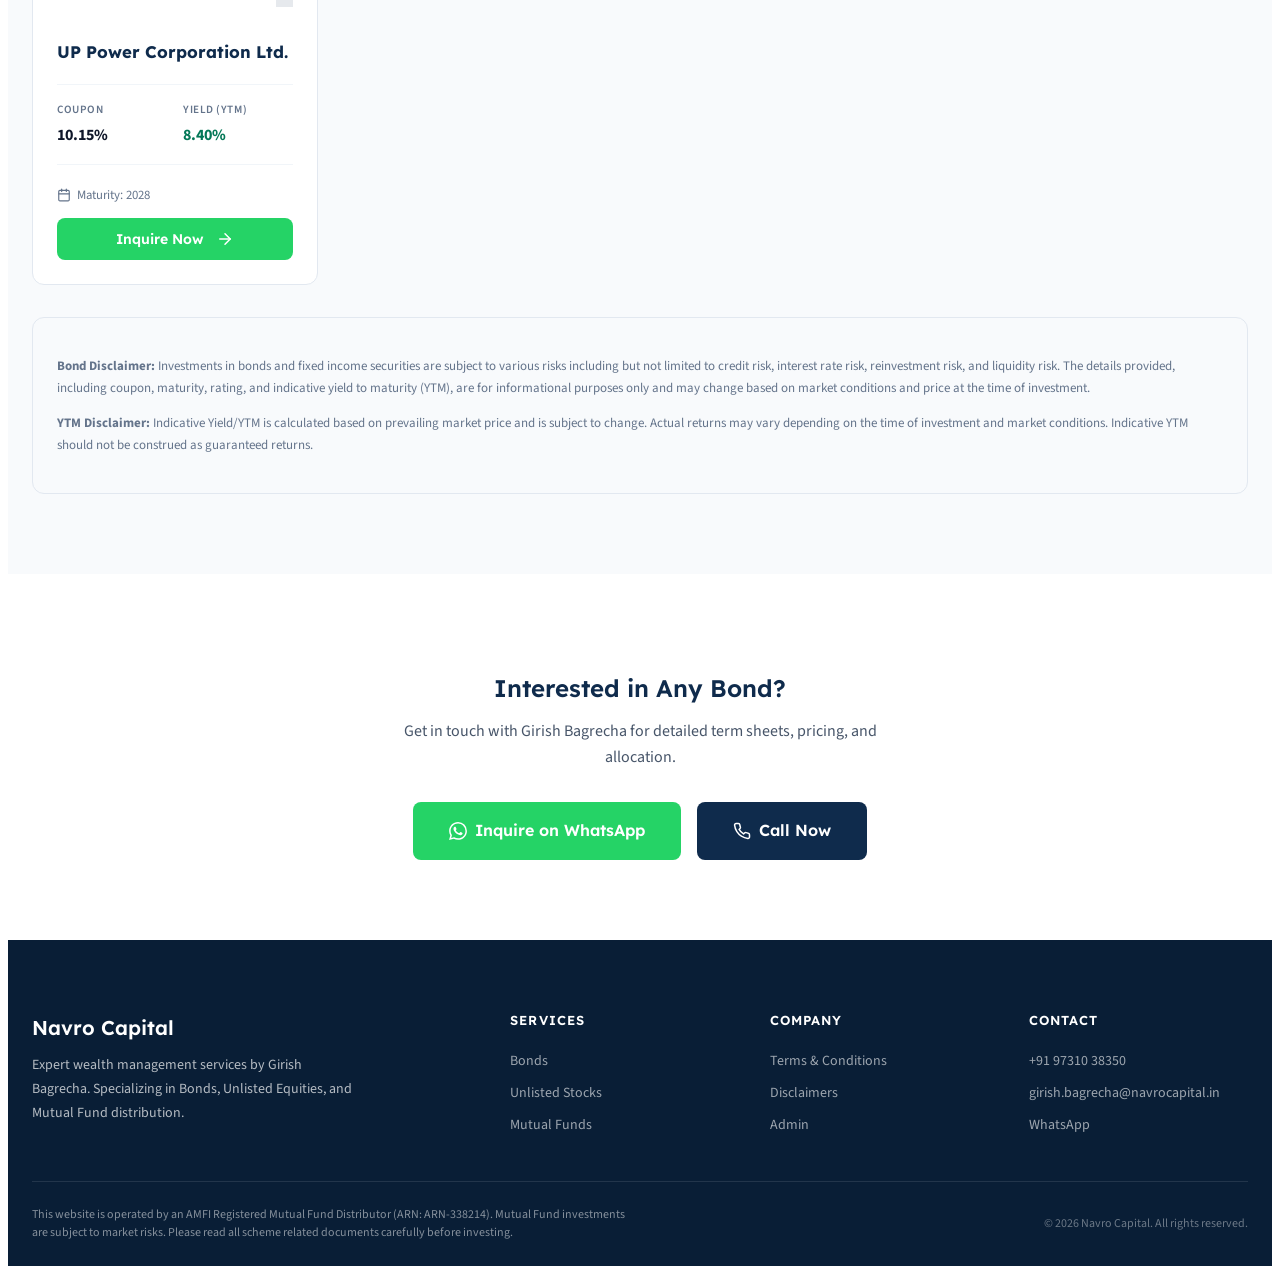
<file: bonds.html>
<!DOCTYPE html>
<html lang="en">
<head>
  <meta charset="UTF-8">
  <meta name="viewport" content="width=device-width, initial-scale=1.0">
  <title>Bonds — Navro Capital</title>
  <meta name="description" content="Explore 35+ high-yield corporate and state bonds curated by Navro Capital. Inquire now for secure fixed-income opportunities with yields up to 14%.">
  <meta name="keywords" content="Bonds, Corporate Bonds, State Bonds, Fixed Income, High Yield Bonds, Investment Options, Navro Capital">
  <meta name="robots" content="index, follow">
  <link rel="canonical" href="https://navrocapital.in/bonds">

  <!-- Open Graph / Facebook -->
  <meta property="og:type" content="website">
  <meta property="og:url" content="https://navrocapital.in/bonds">
  <meta property="og:title" content="High-Yield Bonds — Navro Capital">
  <meta property="og:description" content="Explore 35+ high-yield corporate and state bonds curated by Navro Capital. Inquire now for secure fixed-income opportunities.">
  <meta property="og:image" content="https://navrocapital.in/assets/og-image.jpg">
  <meta property="og:site_name" content="Navro Capital">

  <!-- Twitter -->
  <meta name="twitter:card" content="summary_large_image">
  <meta name="twitter:url" content="https://navrocapital.in/bonds">
  <meta name="twitter:title" content="High-Yield Bonds — Navro Capital">
  <meta name="twitter:description" content="Explore 35+ high-yield corporate and state bonds curated by Navro Capital. Inquire now for secure fixed-income opportunities.">
  <meta name="twitter:image" content="https://navrocapital.in/assets/og-image.jpg">

  <!-- JSON-LD Structured Data -->
  <script type="application/ld+json">
  [
    {
      "@context": "https://schema.org",
      "@type": "WebPage",
      "name": "Bonds — Navro Capital",
      "url": "https://navrocapital.in/bonds",
      "description": "Explore 35+ corporate and state bonds with attractive yields. Curated by Navro Capital.",
      "publisher": {
        "@type": "Organization",
        "name": "Navro Capital"
      }
    },
    {
      "@context": "https://schema.org",
      "@type": "BreadcrumbList",
      "itemListElement": [
        {
          "@type": "ListItem",
          "position": 1,
          "name": "Home",
          "item": "https://navrocapital.in/"
        },
        {
          "@type": "ListItem",
          "position": 2,
          "name": "Bonds",
          "item": "https://navrocapital.in/bonds"
        }
      ]
    }
  ]
  </script>
  <meta name="theme-color" content="#0F2B4C">
  <link rel="preconnect" href="https://fonts.googleapis.com">
  <link rel="preconnect" href="https://fonts.gstatic.com" crossorigin>
  <link href="https://fonts.googleapis.com/css2?family=Lexend:wght@300;400;500;600;700&family=Source+Sans+3:wght@300;400;500;600;700&display=swap" rel="stylesheet">
  <link rel="stylesheet" href="styles.css">
  <!-- Google tag (gtag.js) -->
  <script async src="https://www.googletagmanager.com/gtag/js?id=G-W0PDM9Z6QC"></script>
  <script>
    window.dataLayer = window.dataLayer || [];
    function gtag(){dataLayer.push(arguments);}
    gtag('js', new Date());

    gtag('config', 'G-W0PDM9Z6QC');
  </script>
</head>
<body>

  <!-- Navbar -->
  <nav class="navbar" id="navbar">
    <div class="navbar-inner">
      <a href="index.html" class="navbar-logo">
        <svg viewBox="0 0 36 36" fill="none" xmlns="http://www.w3.org/2000/svg"><rect width="36" height="36" rx="8" fill="currentColor" fill-opacity="0.12"/><path d="M10 26V10h3l7 10.5V10h3v16h-3L13 15.5V26h-3z" fill="currentColor"/></svg>
        Navro Capital
      </a>
      <button class="menu-toggle" id="menuToggle" aria-label="Toggle navigation"><span></span><span></span><span></span></button>
      <ul class="navbar-links" id="navLinks">
        <li><a href="index.html">Home</a></li>
        <li><a href="index.html#about">About</a></li>
        <li><a href="bonds.html" class="active">Bonds</a></li>
        <li><a href="stocks.html">Stocks</a></li>
        <li><a href="mutual-funds.html">Mutual Funds</a></li>
        <li><a href="terms.html">Disclaimers</a></li>
        <li><a href="index.html#contact" class="navbar-cta">
          <svg xmlns="http://www.w3.org/2000/svg" width="16" height="16" viewBox="0 0 24 24" fill="none" stroke="currentColor" stroke-width="2" stroke-linecap="round" stroke-linejoin="round"><path d="M22 16.92v3a2 2 0 0 1-2.18 2 19.79 19.79 0 0 1-8.63-3.07 19.5 19.5 0 0 1-6-6 19.79 19.79 0 0 1-3.07-8.67A2 2 0 0 1 4.11 2h3a2 2 0 0 1 2 1.72c.127.96.361 1.903.7 2.81a2 2 0 0 1-.45 2.11L8.09 9.91a16 16 0 0 0 6 6l1.27-1.27a2 2 0 0 1 2.11-.45c.907.339 1.85.573 2.81.7A2 2 0 0 1 22 16.92z"/></svg>
          Contact Us
        </a></li>
      </ul>
    </div>
  </nav>

  <!-- Page Header -->
  <div class="page-header">
    <span class="section-label">Fixed Income</span>
    <h1>Bond Offerings</h1>
    <p>Explore our curated selection of corporate and state bonds with attractive yields and strong credit ratings.</p>
  </div>

  <!-- Corporate Bonds -->
  <section class="section" id="corporate-bonds">
    <div class="section-inner">
      <div class="section-header" style="margin-bottom: 2rem;">
        <span class="section-label">Corporate Bonds</span>
        <h2>Corporate Bond Opportunities</h2>
      </div>

      <!-- Table Controls -->
      <div class="table-controls">
        <div class="search-wrapper">
          <svg xmlns="http://www.w3.org/2000/svg" width="18" height="18" viewBox="0 0 24 24" fill="none" stroke="currentColor" stroke-width="2" stroke-linecap="round" stroke-linejoin="round"><circle cx="11" cy="11" r="8"/><line x1="21" y1="21" x2="16.65" y2="16.65"/></svg>
          <input type="text" class="search-input" id="bondSearch" placeholder="Search by issuer name..." aria-label="Search bonds">
        </div>
        <select class="filter-select" id="ratingFilter" aria-label="Filter by rating">
          <option value="">All Ratings</option>
          <option value="AA">AA / AA-</option>
          <option value="A">A / A+ / A-</option>
          <option value="BBB">BBB / BBB+</option>
          <option value="BB">BBB- and below</option>
        </select>
        <span class="table-count" id="bondCount">Showing 35 bonds</span>
      </div>

      <div class="bonds-grid" id="corporateBondsGrid">
        <!-- Populated by JS -->
      </div>
    </div>
  </section>

  <!-- State Bonds -->
  <section class="section section-alt" id="state-bonds">
    <div class="section-inner">
      <div class="section-header" style="margin-bottom: 2rem;">
        <span class="section-label">Government Backed</span>
        <h2>State Bonds</h2>
      </div>
      <div class="bonds-grid" id="stateBondsGrid">
        <!-- Populated by JS -->
      </div>

      <div class="disclaimer-box" style="margin-top: 2rem;">
        <p><strong>Bond Disclaimer:</strong> Investments in bonds and fixed income securities are subject to various risks including but not limited to credit risk, interest rate risk, reinvestment risk, and liquidity risk. The details provided, including coupon, maturity, rating, and indicative yield to maturity (YTM), are for informational purposes only and may change based on market conditions and price at the time of investment.</p>
        <p style="margin-top: 0.5rem;"><strong>YTM Disclaimer:</strong> Indicative Yield/YTM is calculated based on prevailing market price and is subject to change. Actual returns may vary depending on the time of investment and market conditions. Indicative YTM should not be construed as guaranteed returns.</p>
      </div>
    </div>
  </section>

  <!-- CTA Section -->
  <section class="section">
    <div class="section-inner" style="text-align: center;">
      <h2 style="margin-bottom: 1rem;">Interested in Any Bond?</h2>
      <p style="color: var(--slate-600); margin-bottom: 2rem; max-width: 480px; margin-left: auto; margin-right: auto;">Get in touch with Girish Bagrecha for detailed term sheets, pricing, and allocation.</p>
      <div style="display: flex; gap: 1rem; justify-content: center; flex-wrap: wrap;">
        <a href="#" class="btn btn-whatsapp btn-lg" id="bondWhatsapp">
          <svg xmlns="http://www.w3.org/2000/svg" width="20" height="20" viewBox="0 0 24 24" fill="currentColor"><path d="M17.472 14.382c-.297-.149-1.758-.867-2.03-.967-.273-.099-.471-.148-.67.15-.197.297-.767.966-.94 1.164-.173.199-.347.223-.644.075-.297-.15-1.255-.463-2.39-1.475-.883-.788-1.48-1.761-1.653-2.059-.173-.297-.018-.458.13-.606.134-.133.298-.347.446-.52.149-.174.198-.298.298-.497.099-.198.05-.371-.025-.52-.075-.149-.669-1.612-.916-2.207-.242-.579-.487-.5-.669-.51-.173-.008-.371-.01-.57-.01-.198 0-.52.074-.792.372-.272.297-1.04 1.016-1.04 2.479 0 1.462 1.065 2.875 1.213 3.074.149.198 2.096 3.2 5.077 4.487.709.306 1.262.489 1.694.625.712.227 1.36.195 1.871.118.571-.085 1.758-.719 2.006-1.413.248-.694.248-1.289.173-1.413-.074-.124-.272-.198-.57-.347m-5.421 7.403h-.004a9.87 9.87 0 01-5.031-1.378l-.361-.214-3.741.982.998-3.648-.235-.374a9.86 9.86 0 01-1.51-5.26c.001-5.45 4.436-9.884 9.888-9.884 2.64 0 5.122 1.03 6.988 2.898a9.825 9.825 0 012.893 6.994c-.003 5.45-4.437 9.884-9.885 9.884m8.413-18.297A11.815 11.815 0 0012.05 0C5.495 0 .16 5.335.157 11.892c0 2.096.547 4.142 1.588 5.945L.057 24l6.305-1.654a11.882 11.882 0 005.683 1.448h.005c6.554 0 11.89-5.335 11.893-11.893a11.821 11.821 0 00-3.48-8.413z"/></svg>
          Inquire on WhatsApp
        </a>
        <a href="tel:+919731038350" class="btn btn-secondary btn-lg">
          <svg xmlns="http://www.w3.org/2000/svg" width="18" height="18" viewBox="0 0 24 24" fill="none" stroke="currentColor" stroke-width="2" stroke-linecap="round" stroke-linejoin="round"><path d="M22 16.92v3a2 2 0 0 1-2.18 2 19.79 19.79 0 0 1-8.63-3.07 19.5 19.5 0 0 1-6-6 19.79 19.79 0 0 1-3.07-8.67A2 2 0 0 1 4.11 2h3a2 2 0 0 1 2 1.72c.127.96.361 1.903.7 2.81a2 2 0 0 1-.45 2.11L8.09 9.91a16 16 0 0 0 6 6l1.27-1.27a2 2 0 0 1 2.11-.45c.907.339 1.85.573 2.81.7A2 2 0 0 1 22 16.92z"/></svg>
          Call Now
        </a>
      </div>
    </div>
  </section>

  <!-- Footer -->
  <footer class="footer">
    <div class="footer-inner">
      <div class="footer-grid">
        <div class="footer-brand">
          <h3>Navro Capital</h3>
          <p>Expert wealth management services by Girish Bagrecha. Specializing in Bonds, Unlisted Equities, and Mutual Fund distribution.</p>
        </div>
        <div class="footer-col">
          <h4>Services</h4>
          <a href="bonds.html">Bonds</a>
          <a href="stocks.html">Unlisted Stocks</a>
          <a href="mutual-funds.html">Mutual Funds</a>
        </div>
        <div class="footer-col">
          <h4>Company</h4>
          <a href="terms.html">Terms & Conditions</a>
          <a href="terms.html#disclaimers">Disclaimers</a>
          <a href="login.html">Admin</a>
        </div>
        <div class="footer-col">
          <h4>Contact</h4>
          <a href="tel:+919731038350">+91 97310 38350</a>
          <a href="mailto:girish.bagrecha@navrocapital.in">girish.bagrecha@navrocapital.in</a>
          <a href="#" id="footerWhatsapp">WhatsApp</a>
        </div>
      </div>
      <div class="footer-bottom">
        <div class="footer-amfi">This website is operated by an AMFI Registered Mutual Fund Distributor (ARN: ARN-338214). Mutual Fund investments are subject to market risks. Please read all scheme related documents carefully before investing.</div>
        <div class="footer-copyright">&copy; 2026 Navro Capital. All rights reserved.</div>
      </div>
    </div>
  </footer>

  <!-- Floating WhatsApp -->
  <a href="#" class="whatsapp-float" id="whatsappFloat" aria-label="Chat on WhatsApp" target="_blank" rel="noopener">
    <svg xmlns="http://www.w3.org/2000/svg" width="30" height="30" viewBox="0 0 24 24" fill="currentColor"><path d="M17.472 14.382c-.297-.149-1.758-.867-2.03-.967-.273-.099-.471-.148-.67.15-.197.297-.767.966-.94 1.164-.173.199-.347.223-.644.075-.297-.15-1.255-.463-2.39-1.475-.883-.788-1.48-1.761-1.653-2.059-.173-.297-.018-.458.13-.606.134-.133.298-.347.446-.52.149-.174.198-.298.298-.497.099-.198.05-.371-.025-.52-.075-.149-.669-1.612-.916-2.207-.242-.579-.487-.5-.669-.51-.173-.008-.371-.01-.57-.01-.198 0-.52.074-.792.372-.272.297-1.04 1.016-1.04 2.479 0 1.462 1.065 2.875 1.213 3.074.149.198 2.096 3.2 5.077 4.487.709.306 1.262.489 1.694.625.712.227 1.36.195 1.871.118.571-.085 1.758-.719 2.006-1.413.248-.694.248-1.289.173-1.413-.074-.124-.272-.198-.57-.347m-5.421 7.403h-.004a9.87 9.87 0 01-5.031-1.378l-.361-.214-3.741.982.998-3.648-.235-.374a9.86 9.86 0 01-1.51-5.26c.001-5.45 4.436-9.884 9.888-9.884 2.64 0 5.122 1.03 6.988 2.898a9.825 9.825 0 012.893 6.994c-.003 5.45-4.437 9.884-9.885 9.884m8.413-18.297A11.815 11.815 0 0012.05 0C5.495 0 .16 5.335.157 11.892c0 2.096.547 4.142 1.588 5.945L.057 24l6.305-1.654a11.882 11.882 0 005.683 1.448h.005c6.554 0 11.89-5.335 11.893-11.893a11.821 11.821 0 00-3.48-8.413z"/></svg>
  </a>

  <!-- Sticky Contact Bar (Mobile) -->
  <div class="sticky-contact-bar">
    <div class="sticky-contact-bar-inner">
      <a href="tel:+919731038350" class="btn btn-secondary btn-sm">
        <svg xmlns="http://www.w3.org/2000/svg" width="14" height="14" viewBox="0 0 24 24" fill="none" stroke="currentColor" stroke-width="2" stroke-linecap="round" stroke-linejoin="round"><path d="M22 16.92v3a2 2 0 0 1-2.18 2 19.79 19.79 0 0 1-8.63-3.07 19.5 19.5 0 0 1-6-6 19.79 19.79 0 0 1-3.07-8.67A2 2 0 0 1 4.11 2h3a2 2 0 0 1 2 1.72c.127.96.361 1.903.7 2.81a2 2 0 0 1-.45 2.11L8.09 9.91a16 16 0 0 0 6 6l1.27-1.27a2 2 0 0 1 2.11-.45c.907.339 1.85.573 2.81.7A2 2 0 0 1 22 16.92z"/></svg>
        Call
      </a>
      <a href="#" class="btn btn-whatsapp btn-sm" id="stickyWhatsapp">
        <svg xmlns="http://www.w3.org/2000/svg" width="14" height="14" viewBox="0 0 24 24" fill="currentColor"><path d="M17.472 14.382c-.297-.149-1.758-.867-2.03-.967-.273-.099-.471-.148-.67.15-.197.297-.767.966-.94 1.164-.173.199-.347.223-.644.075-.297-.15-1.255-.463-2.39-1.475-.883-.788-1.48-1.761-1.653-2.059-.173-.297-.018-.458.13-.606.134-.133.298-.347.446-.52.149-.174.198-.298.298-.497.099-.198.05-.371-.025-.52-.075-.149-.669-1.612-.916-2.207-.242-.579-.487-.5-.669-.51-.173-.008-.371-.01-.57-.01-.198 0-.52.074-.792.372-.272.297-1.04 1.016-1.04 2.479 0 1.462 1.065 2.875 1.213 3.074.149.198 2.096 3.2 5.077 4.487.709.306 1.262.489 1.694.625.712.227 1.36.195 1.871.118.571-.085 1.758-.719 2.006-1.413.248-.694.248-1.289.173-1.413-.074-.124-.272-.198-.57-.347m-5.421 7.403h-.004a9.87 9.87 0 01-5.031-1.378l-.361-.214-3.741.982.998-3.648-.235-.374a9.86 9.86 0 01-1.51-5.26c.001-5.45 4.436-9.884 9.888-9.884 2.64 0 5.122 1.03 6.988 2.898a9.825 9.825 0 012.893 6.994c-.003 5.45-4.437 9.884-9.885 9.884m8.413-18.297A11.815 11.815 0 0012.05 0C5.495 0 .16 5.335.157 11.892c0 2.096.547 4.142 1.588 5.945L.057 24l6.305-1.654a11.882 11.882 0 005.683 1.448h.005c6.554 0 11.89-5.335 11.893-11.893a11.821 11.821 0 00-3.48-8.413z"/></svg>
        WhatsApp
      </a>
      <a href="mailto:girish.bagrecha@navrocapital.in" class="btn btn-outline btn-sm" style="border-color: var(--slate-300);">
        <svg xmlns="http://www.w3.org/2000/svg" width="14" height="14" viewBox="0 0 24 24" fill="none" stroke="currentColor" stroke-width="2" stroke-linecap="round" stroke-linejoin="round"><path d="M4 4h16c1.1 0 2 .9 2 2v12c0 1.1-.9 2-2 2H4c-1.1 0-2-.9-2-2V6c0-1.1.9-2 2-2z"/><polyline points="22,6 12,13 2,6"/></svg>
        Email
      </a>
    </div>
  </div>

  <!-- Toast -->
  <div class="toast" id="toast"></div>
  <script src="data.js"></script>
  <script src="config.js"></script>
  <script src="app.js"></script>
</body>
</html>
</file>
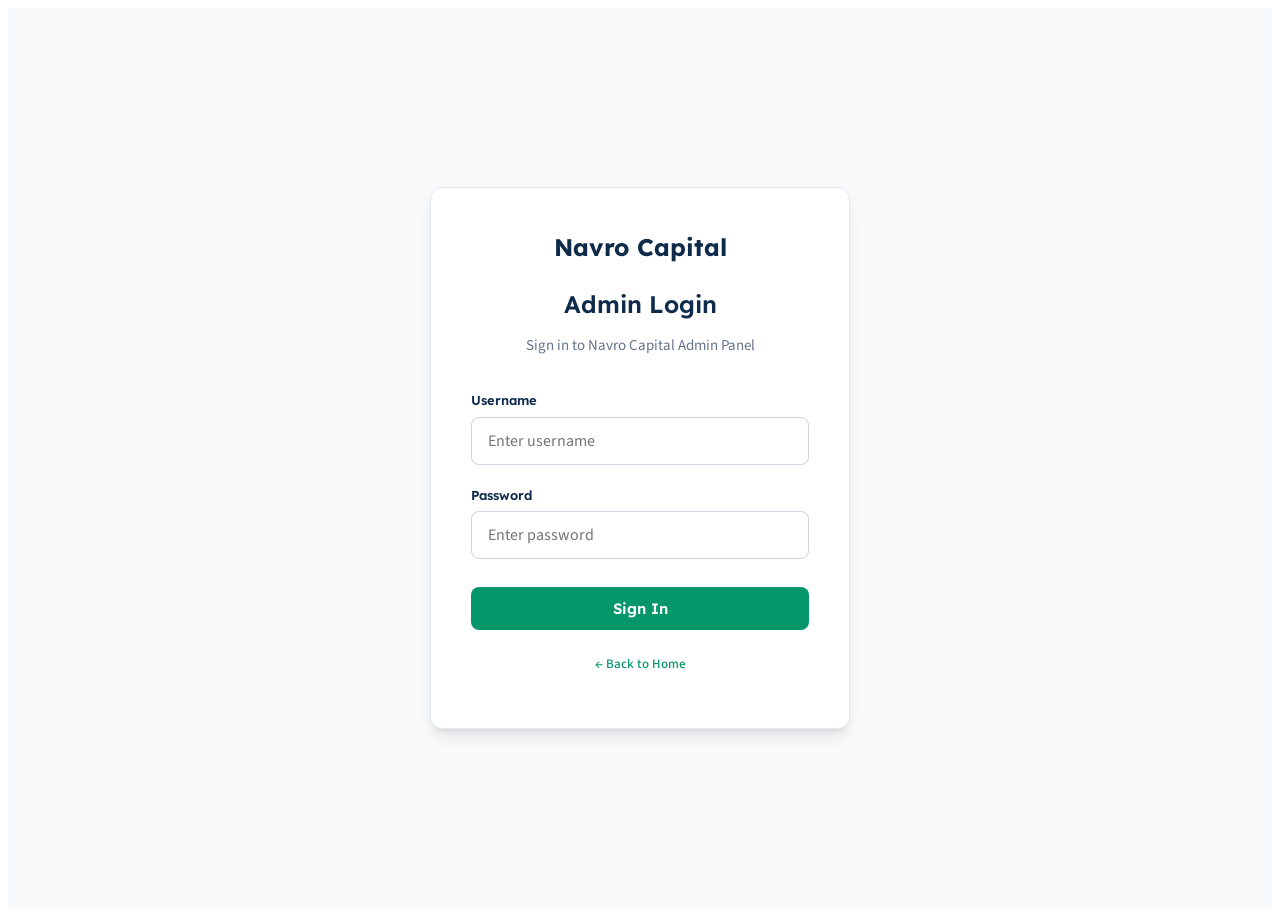
<file: login.html>
<!DOCTYPE html>
<html lang="en">
<head>
  <meta charset="UTF-8">
  <meta name="viewport" content="width=device-width, initial-scale=1.0">
  <title>Admin Login — Navro Capital</title>
  <meta name="robots" content="noindex, nofollow">
  <link rel="canonical" href="https://navrocapital.in/login">

  <!-- Open Graph / Facebook -->
  <meta property="og:type" content="website">
  <meta property="og:url" content="https://navrocapital.in/login">
  <meta property="og:title" content="Admin Login — Navro Capital">
  <meta property="og:description" content="Admin login for Navro Capital.">
  <meta property="og:site_name" content="Navro Capital">
  <meta name="theme-color" content="#0F2B4C">
  <link rel="preconnect" href="https://fonts.googleapis.com">
  <link rel="preconnect" href="https://fonts.gstatic.com" crossorigin>
  <link href="https://fonts.googleapis.com/css2?family=Lexend:wght@300;400;500;600;700&family=Source+Sans+3:wght@300;400;500;600;700&display=swap" rel="stylesheet">
  <link rel="stylesheet" href="styles.css">
  <!-- Google tag (gtag.js) -->
  <script async src="https://www.googletagmanager.com/gtag/js?id=G-W0PDM9Z6QC"></script>
  <script>
    window.dataLayer = window.dataLayer || [];
    function gtag(){dataLayer.push(arguments);}
    gtag('js', new Date());

    gtag('config', 'G-W0PDM9Z6QC');
  </script>
</head>
<body>

  <div class="login-container" id="loginWrapper">
    <div class="login-card" id="loginCard">
      <div style="text-align: center; margin-bottom: 1.5rem;">
        <a href="index.html" class="navbar-logo" style="justify-content: center; font-size: 1.5rem;">
          Navro Capital
        </a>
      </div>
      <h1>Admin Login</h1>
      <p class="login-subtitle">Sign in to Navro Capital Admin Panel</p>

      <div class="login-error" id="loginError">Invalid username or password</div>

      <form id="loginForm" onsubmit="return false;">
        <div class="form-group">
          <label for="username">Username</label>
          <input type="text" id="username" name="username" placeholder="Enter username" autocomplete="username" required>
        </div>
        <div class="form-group">
          <label for="password">Password</label>
          <input type="password" id="password" name="password" placeholder="Enter password" autocomplete="current-password" required>
        </div>
        <button type="submit" class="btn btn-primary" style="width: 100%; margin-top: 0.5rem;" id="loginBtn">
          Sign In
        </button>
      </form>

      <p style="text-align: center; margin-top: 1.5rem; font-size: 0.8125rem; color: var(--slate-400);">
        <a href="index.html" style="color: var(--emerald); text-decoration: none; font-weight: 500;">← Back to Home</a>
      </p>
    </div>

    <!-- Dashboard UI -->
    <div class="dashboard-card" id="dashboardCard" style="display: none; background: white; padding: 2.5rem; border-radius: 1rem; width: 100%; max-width: 600px; box-shadow: 0 10px 25px rgba(0,0,0,0.05);">
        <div style="display: flex; justify-content: space-between; align-items: center; border-bottom: 1px solid var(--slate-200); padding-bottom: 1rem; margin-bottom: 1.5rem;">
            <h2>Admin Dashboard</h2>
            <button id="logoutBtn" class="btn btn-outline btn-sm">Logout</button>
        </div>
        <p style="color: var(--slate-600); margin: 1rem 0;">Welcome to the Navro Capital Admin Dashboard.</p>
    </div>
  </div>

  <script src="data.js"></script>
  <script src="config.js"></script>
  <script src="admin.js"></script>
</body>
</html>
</file>
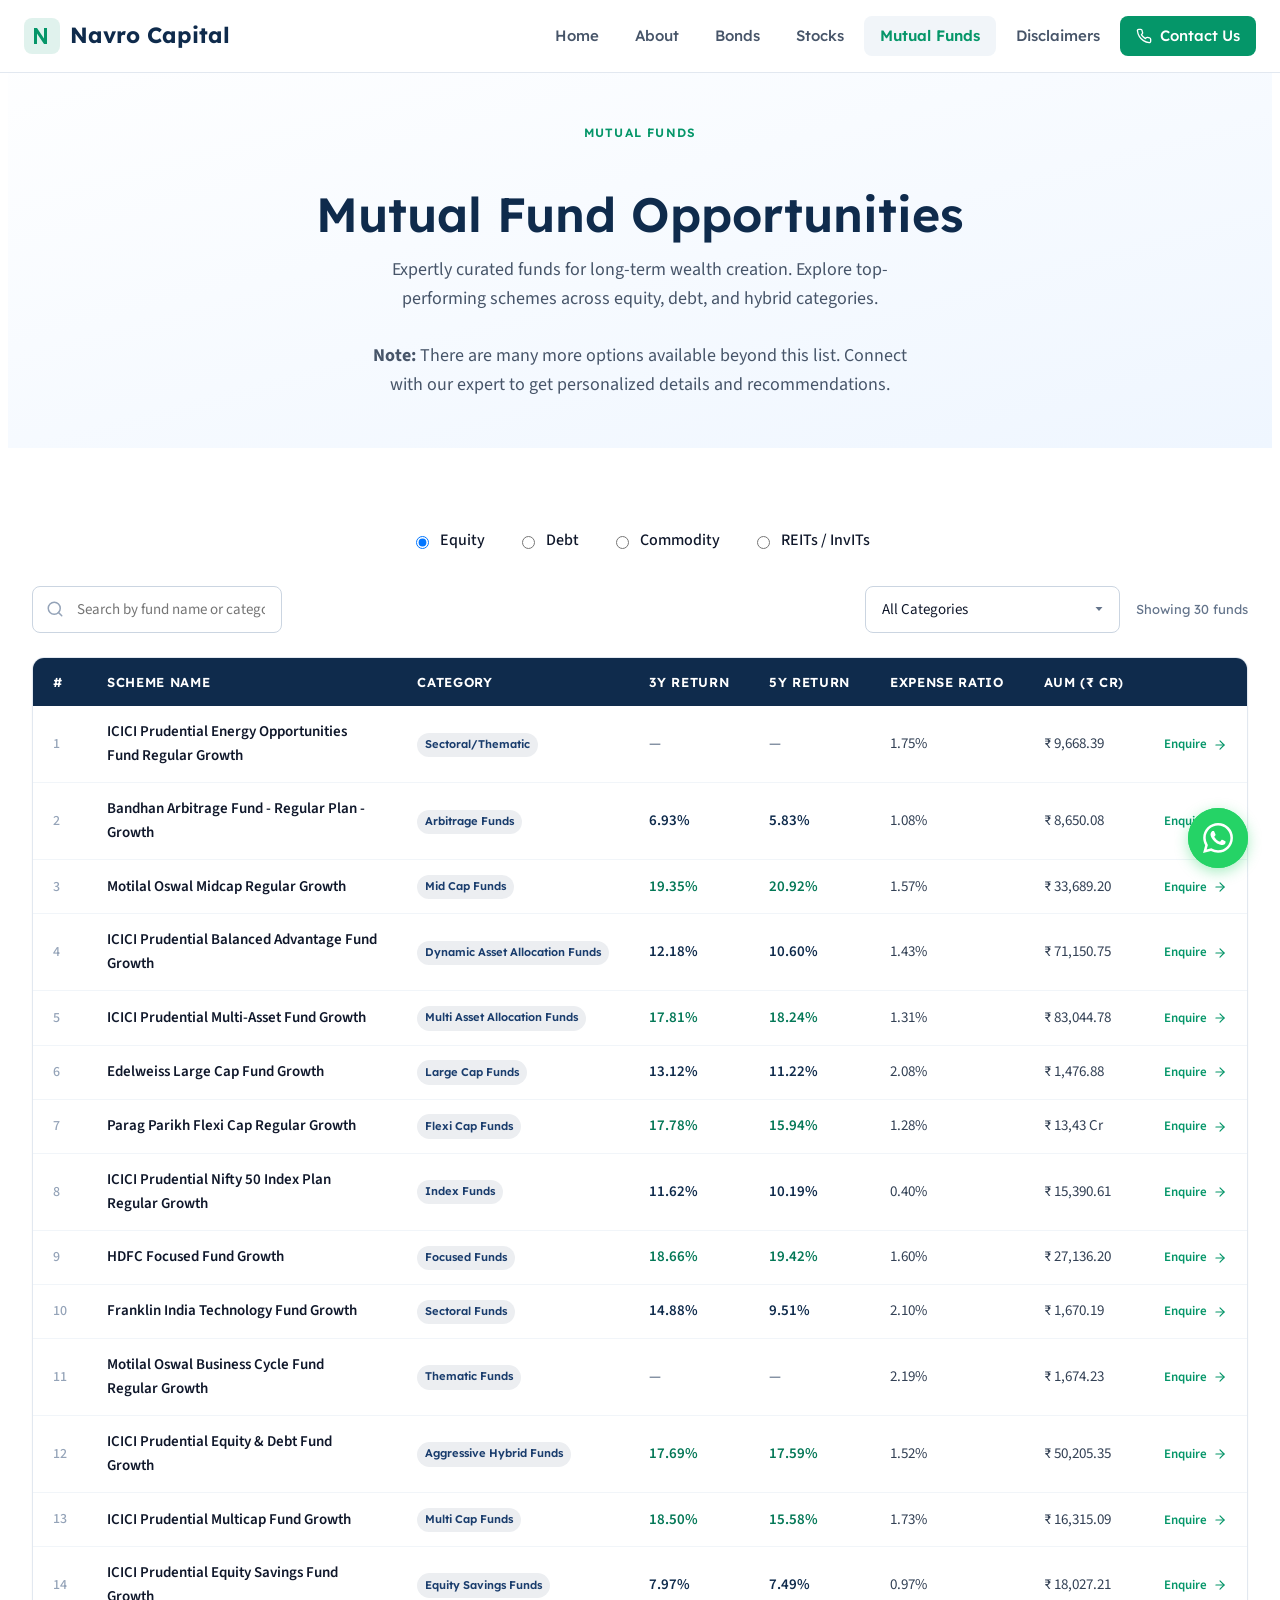
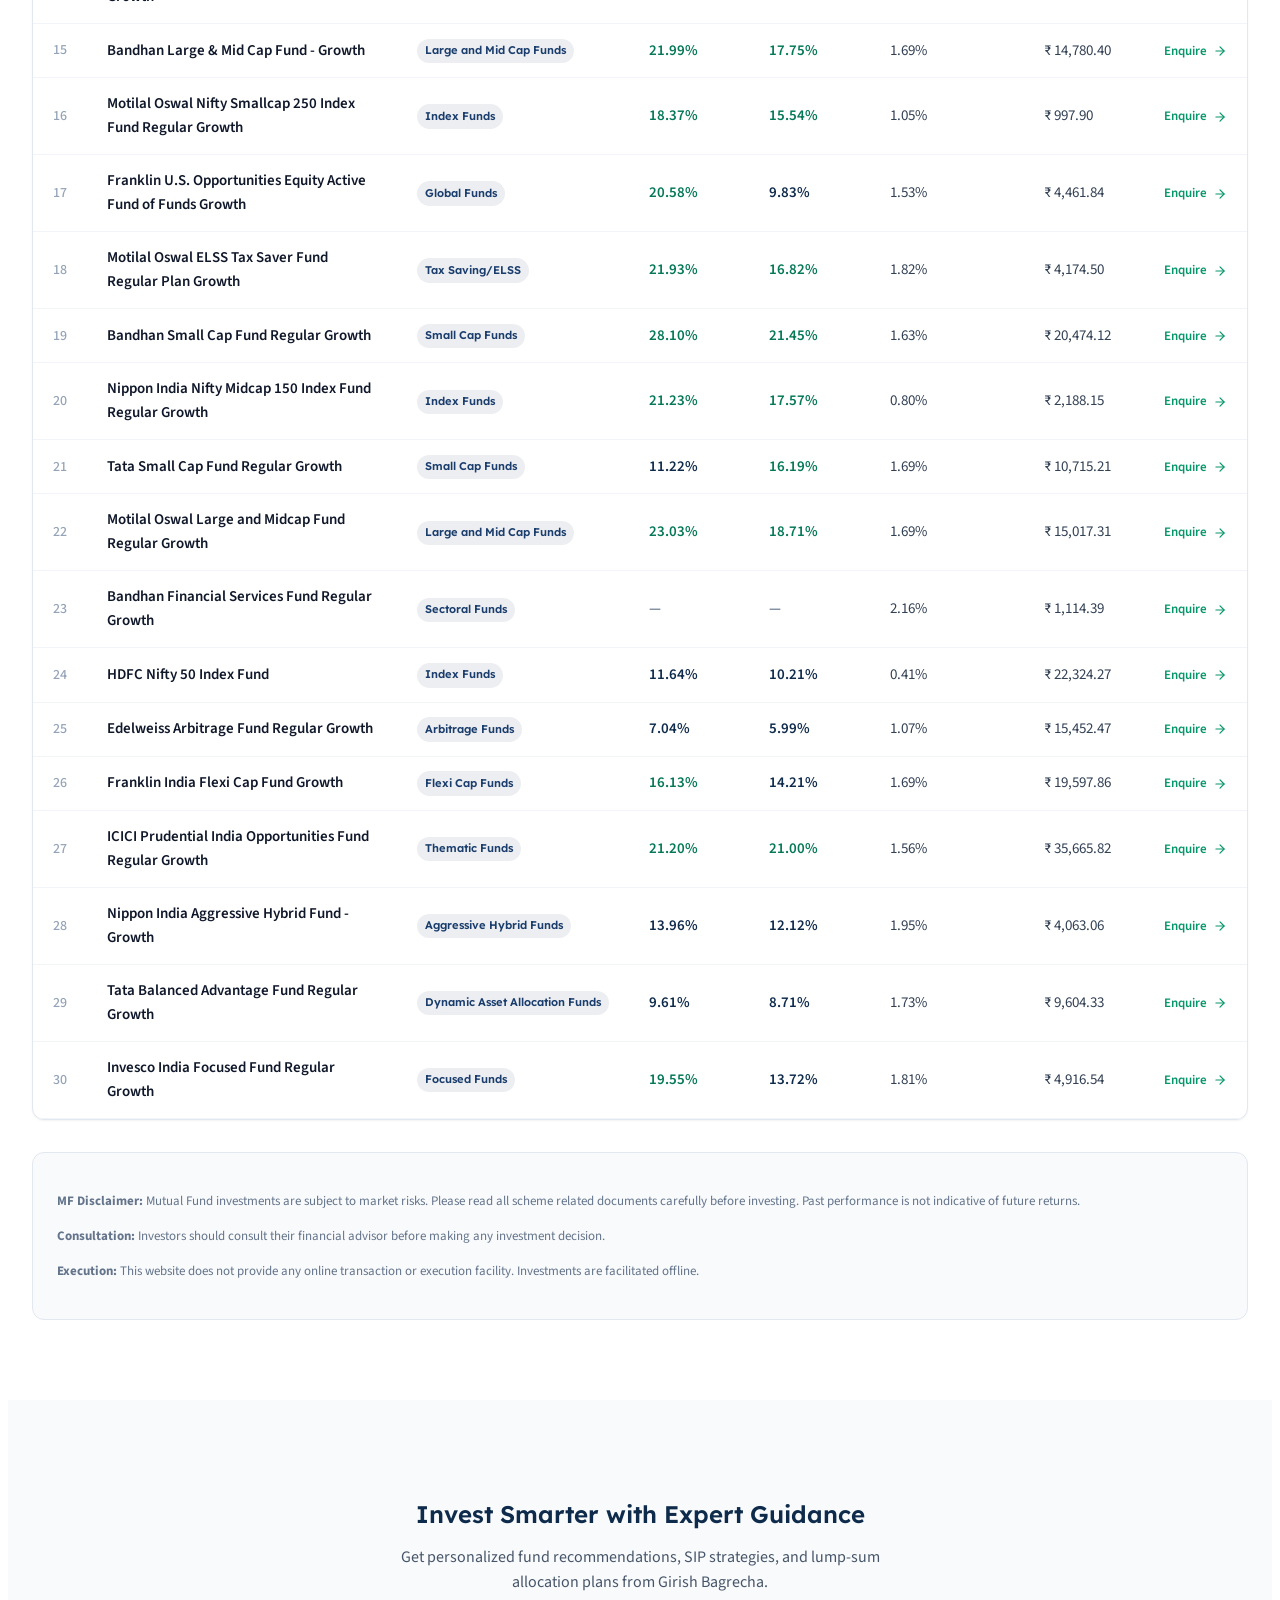
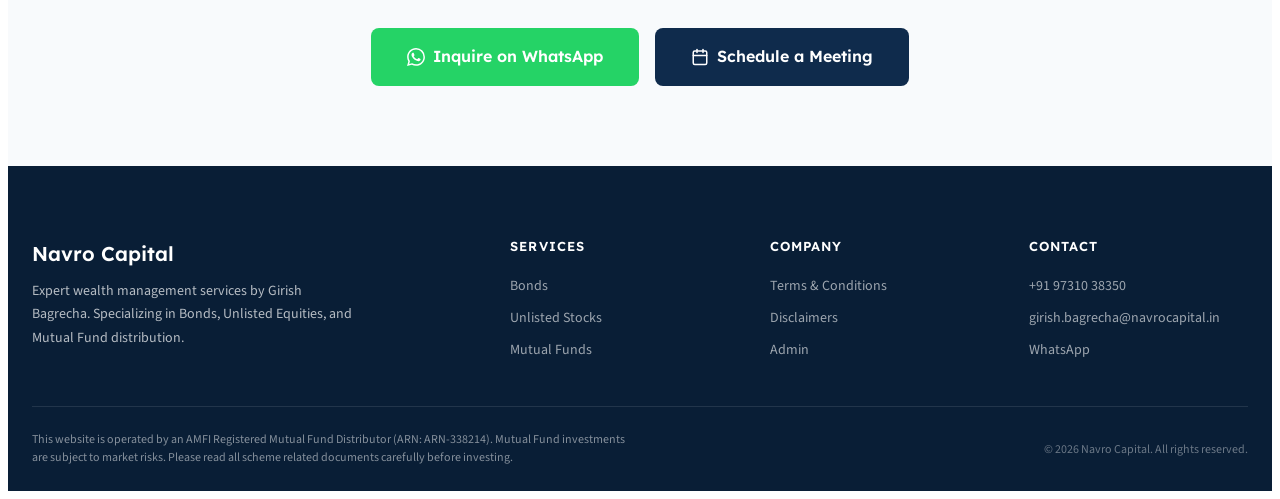
<file: mutual-funds.html>
<!DOCTYPE html>
<html lang="en">
<head>
  <meta charset="UTF-8">
  <meta name="viewport" content="width=device-width, initial-scale=1.0">
  <title>Mutual Funds — Navro Capital</title>
  <meta name="description" content="Explore expertly curated mutual funds for long-term wealth creation. Access top-performing equity, debt, and hybrid schemes with Navro Capital. Inquire for personalized portfolio reviews.">
  <meta name="keywords" content="Mutual Funds, Equity Funds, Debt Funds, Commodity Funds, SIP, Lumpsum Investment, Navro Capital">
  <meta name="robots" content="index, follow">
  <link rel="canonical" href="https://navrocapital.in/mutual-funds">

  <!-- Open Graph / Facebook -->
  <meta property="og:type" content="website">
  <meta property="og:url" content="https://navrocapital.in/mutual-funds">
  <meta property="og:title" content="Curated Mutual Funds — Navro Capital">
  <meta property="og:description" content="Explore expertly curated mutual funds for long-term wealth creation. Access top-performing equity, debt, and hybrid schemes today.">
  <meta property="og:image" content="https://navrocapital.in/assets/og-image.jpg">
  <meta property="og:site_name" content="Navro Capital">

  <!-- Twitter -->
  <meta name="twitter:card" content="summary_large_image">
  <meta name="twitter:url" content="https://navrocapital.in/mutual-funds">
  <meta name="twitter:title" content="Curated Mutual Funds — Navro Capital">
  <meta name="twitter:description" content="Explore expertly curated mutual funds for long-term wealth creation. Access top-performing equity, debt, and hybrid schemes today.">
  <meta name="twitter:image" content="https://navrocapital.in/assets/og-image.jpg">

  <!-- JSON-LD Structured Data -->
  <script type="application/ld+json">
  [
    {
      "@context": "https://schema.org",
      "@type": "WebPage",
      "name": "Mutual Funds — Navro Capital",
      "url": "https://navrocapital.in/mutual-funds",
      "description": "Expertly curated mutual funds across equity, debt, commodity, and hybrid categories for long-term wealth creation.",
      "publisher": {
        "@type": "Organization",
        "name": "Navro Capital"
      }
    },
    {
      "@context": "https://schema.org",
      "@type": "BreadcrumbList",
      "itemListElement": [
        {
          "@type": "ListItem",
          "position": 1,
          "name": "Home",
          "item": "https://navrocapital.in/"
        },
        {
          "@type": "ListItem",
          "position": 2,
          "name": "Mutual Funds",
          "item": "https://navrocapital.in/mutual-funds"
        }
      ]
    }
  ]
  </script>
  <meta name="theme-color" content="#0F2B4C">
  <link rel="preconnect" href="https://fonts.googleapis.com">
  <link rel="preconnect" href="https://fonts.gstatic.com" crossorigin>
  <link href="https://fonts.googleapis.com/css2?family=Lexend:wght@300;400;500;600;700&family=Source+Sans+3:wght@300;400;500;600;700&display=swap" rel="stylesheet">
  <link rel="stylesheet" href="styles.css">
  <link rel="icon" href="data:image/svg+xml,<svg xmlns=%22http://www.w3.org/2000/svg%22 viewBox=%220 0 100 100%22><text y=%22.9em%22 font-size=%2290%22>N</text></svg>">

  <!-- Cal.com Embed -->
  <script>
    (function (C, A, L) { let p = function (a, ar) { a.q.push(ar); }; let d = C.document; C.Cal = C.Cal || function () { let cal = C.Cal; let ar = arguments; if (!cal.loaded) { cal.ns = {}; cal.q = cal.q || []; d.head.appendChild(d.createElement("script")).src = A; cal.loaded = true; } if (ar[0] === L) { const api = function () { p(api, arguments); }; const namespace = ar[1]; api.q = api.q || []; typeof namespace === "string" ? (cal.ns[namespace] = cal.ns[namespace] || api, p(cal.ns[namespace], ar), p(cal, ["initNamespace", namespace])) : p(cal, ar); return; } p(cal, ar); }; })(window, "https://app.cal.com/embed/embed.js", "init");
    Cal("init", {origin:"https://cal.com"});
    Cal("ui", {"styles":{"branding":{"brandColor":"#059669"}},"hideEventTypeDetails":true,"layout":"month_view"});
  </script>
  <!-- Google tag (gtag.js) -->
  <script async src="https://www.googletagmanager.com/gtag/js?id=G-W0PDM9Z6QC"></script>
  <script>
    window.dataLayer = window.dataLayer || [];
    function gtag(){dataLayer.push(arguments);}
    gtag('js', new Date());

    gtag('config', 'G-W0PDM9Z6QC');
  </script>
</head>
<body>

  <!-- Navbar -->
  <nav class="navbar" id="navbar">
    <div class="navbar-inner">
      <a href="index.html" class="navbar-logo">
        <svg viewBox="0 0 36 36" fill="none" xmlns="http://www.w3.org/2000/svg"><rect width="36" height="36" rx="8" fill="currentColor" fill-opacity="0.12"/><path d="M10 26V10h3l7 10.5V10h3v16h-3L13 15.5V26h-3z" fill="currentColor"/></svg>
        Navro Capital
      </a>
      <button class="menu-toggle" id="menuToggle" aria-label="Toggle navigation"><span></span><span></span><span></span></button>
      <ul class="navbar-links" id="navLinks">
        <li><a href="index.html">Home</a></li>
        <li><a href="index.html#about">About</a></li>
        <li><a href="bonds.html">Bonds</a></li>
        <li><a href="stocks.html">Stocks</a></li>
        <li><a href="mutual-funds.html" class="active">Mutual Funds</a></li>
        <li><a href="terms.html">Disclaimers</a></li>
        <li><a href="index.html#contact" class="navbar-cta">
          <svg xmlns="http://www.w3.org/2000/svg" width="16" height="16" viewBox="0 0 24 24" fill="none" stroke="currentColor" stroke-width="2" stroke-linecap="round" stroke-linejoin="round"><path d="M22 16.92v3a2 2 0 0 1-2.18 2 19.79 19.79 0 0 1-8.63-3.07 19.5 19.5 0 0 1-6-6 19.79 19.79 0 0 1-3.07-8.67A2 2 0 0 1 4.11 2h3a2 2 0 0 1 2 1.72c.127.96.361 1.903.7 2.81a2 2 0 0 1-.45 2.11L8.09 9.91a16 16 0 0 0 6 6l1.27-1.27a2 2 0 0 1 2.11-.45c.907.339 1.85.573 2.81.7A2 2 0 0 1 22 16.92z"/></svg>
          Contact Us
        </a></li>
      </ul>
    </div>
  </nav>

  <!-- Page Header -->
  <div class="page-header">
    <span class="section-label">Mutual Funds</span>
    <h1>Mutual Fund Opportunities</h1>
    <p>Expertly curated funds for long-term wealth creation. Explore top-performing schemes across equity, debt, and hybrid categories.<br><br><strong>Note:</strong> There are many more options available beyond this list. Connect with our expert to get personalized details and recommendations.</p>
  </div>

  <!-- Mutual Funds Table -->
  <section class="section">
    <div class="section-inner">

      <!-- Table Controls -->
      <div class="mf-type-selector" style="display: flex; gap: 2rem; justify-content: center; margin-bottom: 2rem; flex-wrap: wrap;">
        <label style="display: flex; align-items: center; gap: 0.5rem; cursor: pointer; font-weight: 500;">
          <input type="radio" name="mfType" value="equity" checked>
          Equity
        </label>
        <label style="display: flex; align-items: center; gap: 0.5rem; cursor: pointer; font-weight: 500;">
          <input type="radio" name="mfType" value="debt">
          Debt
        </label>
        <label style="display: flex; align-items: center; gap: 0.5rem; cursor: pointer; font-weight: 500;">
          <input type="radio" name="mfType" value="commodity">
          Commodity
        </label>
        <label style="display: flex; align-items: center; gap: 0.5rem; cursor: pointer; font-weight: 500;">
          <input type="radio" name="mfType" value="reits">
          REITs / InvITs
        </label>
      </div>

      <div class="table-controls">
        <div class="search-wrapper">
          <svg xmlns="http://www.w3.org/2000/svg" width="18" height="18" viewBox="0 0 24 24" fill="none" stroke="currentColor" stroke-width="2" stroke-linecap="round" stroke-linejoin="round"><circle cx="11" cy="11" r="8"/><line x1="21" y1="21" x2="16.65" y2="16.65"/></svg>
          <input type="text" class="search-input" id="mfSearch" placeholder="Search by fund name or category..." aria-label="Search mutual funds">
        </div>
        <select class="filter-select" id="mfCategoryFilter" aria-label="Filter by category">
          <option value="">All Categories</option>
        </select>
        <span class="table-count" id="mfCount">Showing 31 funds</span>
      </div>

      <div class="table-container">
        <!-- Standard Table (Equity, Debt, Commodity) -->
        <table class="data-table" id="mfTableMain">
          <thead>
            <tr>
              <th>#</th>
              <th>Scheme Name</th>
              <th>Category</th>
              <th>3Y Return</th>
              <th>5Y Return</th>
              <th>Expense Ratio</th>
              <th>AUM (₹ Cr)</th>
              <th></th>
            </tr>
          </thead>
          <tbody id="mfBodyMain">
            <!-- Populated by JS -->
          </tbody>
        </table>

        <!-- REITs / InvITs Table -->
        <table class="data-table" id="mfTableReits" style="display: none;">
          <thead>
            <tr>
              <th>#</th>
              <th>Name</th>
              <th>Category</th>
              <th>Market Cap</th>
              <th>52W High</th>
              <th>52W Low</th>
              <th>ROE</th>
              <th>ROCE</th>
              <th>Yield</th>
              <th></th>
            </tr>
          </thead>
          <tbody id="mfBodyReits">
            <!-- Populated by JS -->
          </tbody>
        </table>
      </div>

      <!-- Disclaimers -->
      <div class="disclaimer-box" style="margin-top: 2rem;">
        <p><strong>MF Disclaimer:</strong> Mutual Fund investments are subject to market risks. Please read all scheme related documents carefully before investing. Past performance is not indicative of future returns.</p>
        <p style="margin-top: 0.5rem;"><strong>Consultation:</strong> Investors should consult their financial advisor before making any investment decision.</p>
        <p style="margin-top: 0.5rem;"><strong>Execution:</strong> This website does not provide any online transaction or execution facility. Investments are facilitated offline.</p>
      </div>
    </div>
  </section>

  <!-- CTA Section -->
  <section class="section section-alt">
    <div class="section-inner" style="text-align: center;">
      <h2 style="margin-bottom: 1rem;">Invest Smarter with Expert Guidance</h2>
      <p style="color: var(--slate-600); margin-bottom: 2rem; max-width: 540px; margin-left: auto; margin-right: auto;">Get personalized fund recommendations, SIP strategies, and lump-sum allocation plans from Girish Bagrecha.</p>
      <div style="display: flex; gap: 1rem; justify-content: center; flex-wrap: wrap;">
        <a href="#" class="btn btn-whatsapp btn-lg" id="mfWhatsapp">
          <svg xmlns="http://www.w3.org/2000/svg" width="20" height="20" viewBox="0 0 24 24" fill="currentColor"><path d="M17.472 14.382c-.297-.149-1.758-.867-2.03-.967-.273-.099-.471-.148-.67.15-.197.297-.767.966-.94 1.164-.173.199-.347.223-.644.075-.297-.15-1.255-.463-2.39-1.475-.883-.788-1.48-1.761-1.653-2.059-.173-.297-.018-.458.13-.606.134-.133.298-.347.446-.52.149-.174.198-.298.298-.497.099-.198.05-.371-.025-.52-.075-.149-.669-1.612-.916-2.207-.242-.579-.487-.5-.669-.51-.173-.008-.371-.01-.57-.01-.198 0-.52.074-.792.372-.272.297-1.04 1.016-1.04 2.479 0 1.462 1.065 2.875 1.213 3.074.149.198 2.096 3.2 5.077 4.487.709.306 1.262.489 1.694.625.712.227 1.36.195 1.871.118.571-.085 1.758-.719 2.006-1.413.248-.694.248-1.289.173-1.413-.074-.124-.272-.198-.57-.347m-5.421 7.403h-.004a9.87 9.87 0 01-5.031-1.378l-.361-.214-3.741.982.998-3.648-.235-.374a9.86 9.86 0 01-1.51-5.26c.001-5.45 4.436-9.884 9.888-9.884 2.64 0 5.122 1.03 6.988 2.898a9.825 9.825 0 012.893 6.994c-.003 5.45-4.437 9.884-9.885 9.884m8.413-18.297A11.815 11.815 0 0012.05 0C5.495 0 .16 5.335.157 11.892c0 2.096.547 4.142 1.588 5.945L.057 24l6.305-1.654a11.882 11.882 0 005.683 1.448h.005c6.554 0 11.89-5.335 11.893-11.893a11.821 11.821 0 00-3.48-8.413z"/></svg>
          Inquire on WhatsApp
        </a>
        <a href="#" data-cal-link="navrocapital-voj1ni/30min" data-cal-config='{"layout":"month_view"}' class="btn btn-secondary btn-lg" id="mfSchedule">
          <svg xmlns="http://www.w3.org/2000/svg" width="18" height="18" viewBox="0 0 24 24" fill="none" stroke="currentColor" stroke-width="2" stroke-linecap="round" stroke-linejoin="round"><rect x="3" y="4" width="18" height="18" rx="2" ry="2"/><line x1="16" y1="2" x2="16" y2="6"/><line x1="8" y1="2" x2="8" y2="6"/><line x1="3" y1="10" x2="21" y2="10"/></svg>
          Schedule a Meeting
        </a>
      </div>
    </div>
  </section>

  <!-- Footer -->
  <footer class="footer">
    <div class="footer-inner">
      <div class="footer-grid">
        <div class="footer-brand">
          <h3>Navro Capital</h3>
          <p>Expert wealth management services by Girish Bagrecha. Specializing in Bonds, Unlisted Equities, and Mutual Fund distribution.</p>
        </div>
        <div class="footer-col">
          <h4>Services</h4>
          <a href="bonds.html">Bonds</a>
          <a href="stocks.html">Unlisted Stocks</a>
          <a href="mutual-funds.html">Mutual Funds</a>
        </div>
        <div class="footer-col">
          <h4>Company</h4>
          <a href="terms.html">Terms & Conditions</a>
          <a href="terms.html#disclaimers">Disclaimers</a>
          <a href="login.html">Admin</a>
        </div>
        <div class="footer-col">
          <h4>Contact</h4>
          <a href="tel:+919731038350">+91 97310 38350</a>
          <a href="mailto:girish.bagrecha@navrocapital.in">girish.bagrecha@navrocapital.in</a>
          <a href="#" id="footerWhatsapp">WhatsApp</a>
        </div>
      </div>
      <div class="footer-bottom">
        <div class="footer-amfi">This website is operated by an AMFI Registered Mutual Fund Distributor (ARN: ARN-338214). Mutual Fund investments are subject to market risks. Please read all scheme related documents carefully before investing.</div>
        <div class="footer-copyright">&copy; 2026 Navro Capital. All rights reserved.</div>
      </div>
    </div>
  </footer>

  <!-- Floating WhatsApp -->
  <a href="#" class="whatsapp-float" id="whatsappFloat" aria-label="Chat on WhatsApp" target="_blank" rel="noopener">
    <svg xmlns="http://www.w3.org/2000/svg" width="30" height="30" viewBox="0 0 24 24" fill="currentColor"><path d="M17.472 14.382c-.297-.149-1.758-.867-2.03-.967-.273-.099-.471-.148-.67.15-.197.297-.767.966-.94 1.164-.173.199-.347.223-.644.075-.297-.15-1.255-.463-2.39-1.475-.883-.788-1.48-1.761-1.653-2.059-.173-.297-.018-.458.13-.606.134-.133.298-.347.446-.52.149-.174.198-.298.298-.497.099-.198.05-.371-.025-.52-.075-.149-.669-1.612-.916-2.207-.242-.579-.487-.5-.669-.51-.173-.008-.371-.01-.57-.01-.198 0-.52.074-.792.372-.272.297-1.04 1.016-1.04 2.479 0 1.462 1.065 2.875 1.213 3.074.149.198 2.096 3.2 5.077 4.487.709.306 1.262.489 1.694.625.712.227 1.36.195 1.871.118.571-.085 1.758-.719 2.006-1.413.248-.694.248-1.289.173-1.413-.074-.124-.272-.198-.57-.347m-5.421 7.403h-.004a9.87 9.87 0 01-5.031-1.378l-.361-.214-3.741.982.998-3.648-.235-.374a9.86 9.86 0 01-1.51-5.26c.001-5.45 4.436-9.884 9.888-9.884 2.64 0 5.122 1.03 6.988 2.898a9.825 9.825 0 012.893 6.994c-.003 5.45-4.437 9.884-9.885 9.884m8.413-18.297A11.815 11.815 0 0012.05 0C5.495 0 .16 5.335.157 11.892c0 2.096.547 4.142 1.588 5.945L.057 24l6.305-1.654a11.882 11.882 0 005.683 1.448h.005c6.554 0 11.89-5.335 11.893-11.893a11.821 11.821 0 00-3.48-8.413z"/></svg>
  </a>

  <!-- Sticky Contact Bar (Mobile) -->
  <div class="sticky-contact-bar">
    <div class="sticky-contact-bar-inner">
      <a href="tel:+919731038350" class="btn btn-secondary btn-sm">
        <svg xmlns="http://www.w3.org/2000/svg" width="14" height="14" viewBox="0 0 24 24" fill="none" stroke="currentColor" stroke-width="2" stroke-linecap="round" stroke-linejoin="round"><path d="M22 16.92v3a2 2 0 0 1-2.18 2 19.79 19.79 0 0 1-8.63-3.07 19.5 19.5 0 0 1-6-6 19.79 19.79 0 0 1-3.07-8.67A2 2 0 0 1 4.11 2h3a2 2 0 0 1 2 1.72c.127.96.361 1.903.7 2.81a2 2 0 0 1-.45 2.11L8.09 9.91a16 16 0 0 0 6 6l1.27-1.27a2 2 0 0 1 2.11-.45c.907.339 1.85.573 2.81.7A2 2 0 0 1 22 16.92z"/></svg>
        Call
      </a>
      <a href="#" class="btn btn-whatsapp btn-sm" id="stickyWhatsapp">
        <svg xmlns="http://www.w3.org/2000/svg" width="14" height="14" viewBox="0 0 24 24" fill="currentColor"><path d="M17.472 14.382c-.297-.149-1.758-.867-2.03-.967-.273-.099-.471-.148-.67.15-.197.297-.767.966-.94 1.164-.173.199-.347.223-.644.075-.297-.15-1.255-.463-2.39-1.475-.883-.788-1.48-1.761-1.653-2.059-.173-.297-.018-.458.13-.606.134-.133.298-.347.446-.52.149-.174.198-.298.298-.497.099-.198.05-.371-.025-.52-.075-.149-.669-1.612-.916-2.207-.242-.579-.487-.5-.669-.51-.173-.008-.371-.01-.57-.01-.198 0-.52.074-.792.372-.272.297-1.04 1.016-1.04 2.479 0 1.462 1.065 2.875 1.213 3.074.149.198 2.096 3.2 5.077 4.487.709.306 1.262.489 1.694.625.712.227 1.36.195 1.871.118.571-.085 1.758-.719 2.006-1.413.248-.694.248-1.289.173-1.413-.074-.124-.272-.198-.57-.347m-5.421 7.403h-.004a9.87 9.87 0 01-5.031-1.378l-.361-.214-3.741.982.998-3.648-.235-.374a9.86 9.86 0 01-1.51-5.26c.001-5.45 4.436-9.884 9.888-9.884 2.64 0 5.122 1.03 6.988 2.898a9.825 9.825 0 012.893 6.994c-.003 5.45-4.437 9.884-9.885 9.884m8.413-18.297A11.815 11.815 0 0012.05 0C5.495 0 .16 5.335.157 11.892c0 2.096.547 4.142 1.588 5.945L.057 24l6.305-1.654a11.882 11.882 0 005.683 1.448h.005c6.554 0 11.89-5.335 11.893-11.893a11.821 11.821 0 00-3.48-8.413z"/></svg>
        WhatsApp
      </a>
      <a href="mailto:girish.bagrecha@navrocapital.in" class="btn btn-outline btn-sm" style="border-color: var(--slate-300);">
        <svg xmlns="http://www.w3.org/2000/svg" width="14" height="14" viewBox="0 0 24 24" fill="none" stroke="currentColor" stroke-width="2" stroke-linecap="round" stroke-linejoin="round"><path d="M4 4h16c1.1 0 2 .9 2 2v12c0 1.1-.9 2-2 2H4c-1.1 0-2-.9-2-2V6c0-1.1.9-2 2-2z"/><polyline points="22,6 12,13 2,6"/></svg>
        Email
      </a>
    </div>
  </div>

  <!-- Toast -->
  <div class="toast" id="toast"></div>
  <script src="data.js"></script>
  <script src="config.js"></script>
  <script src="app.js"></script>
</body>
</html>
</file>
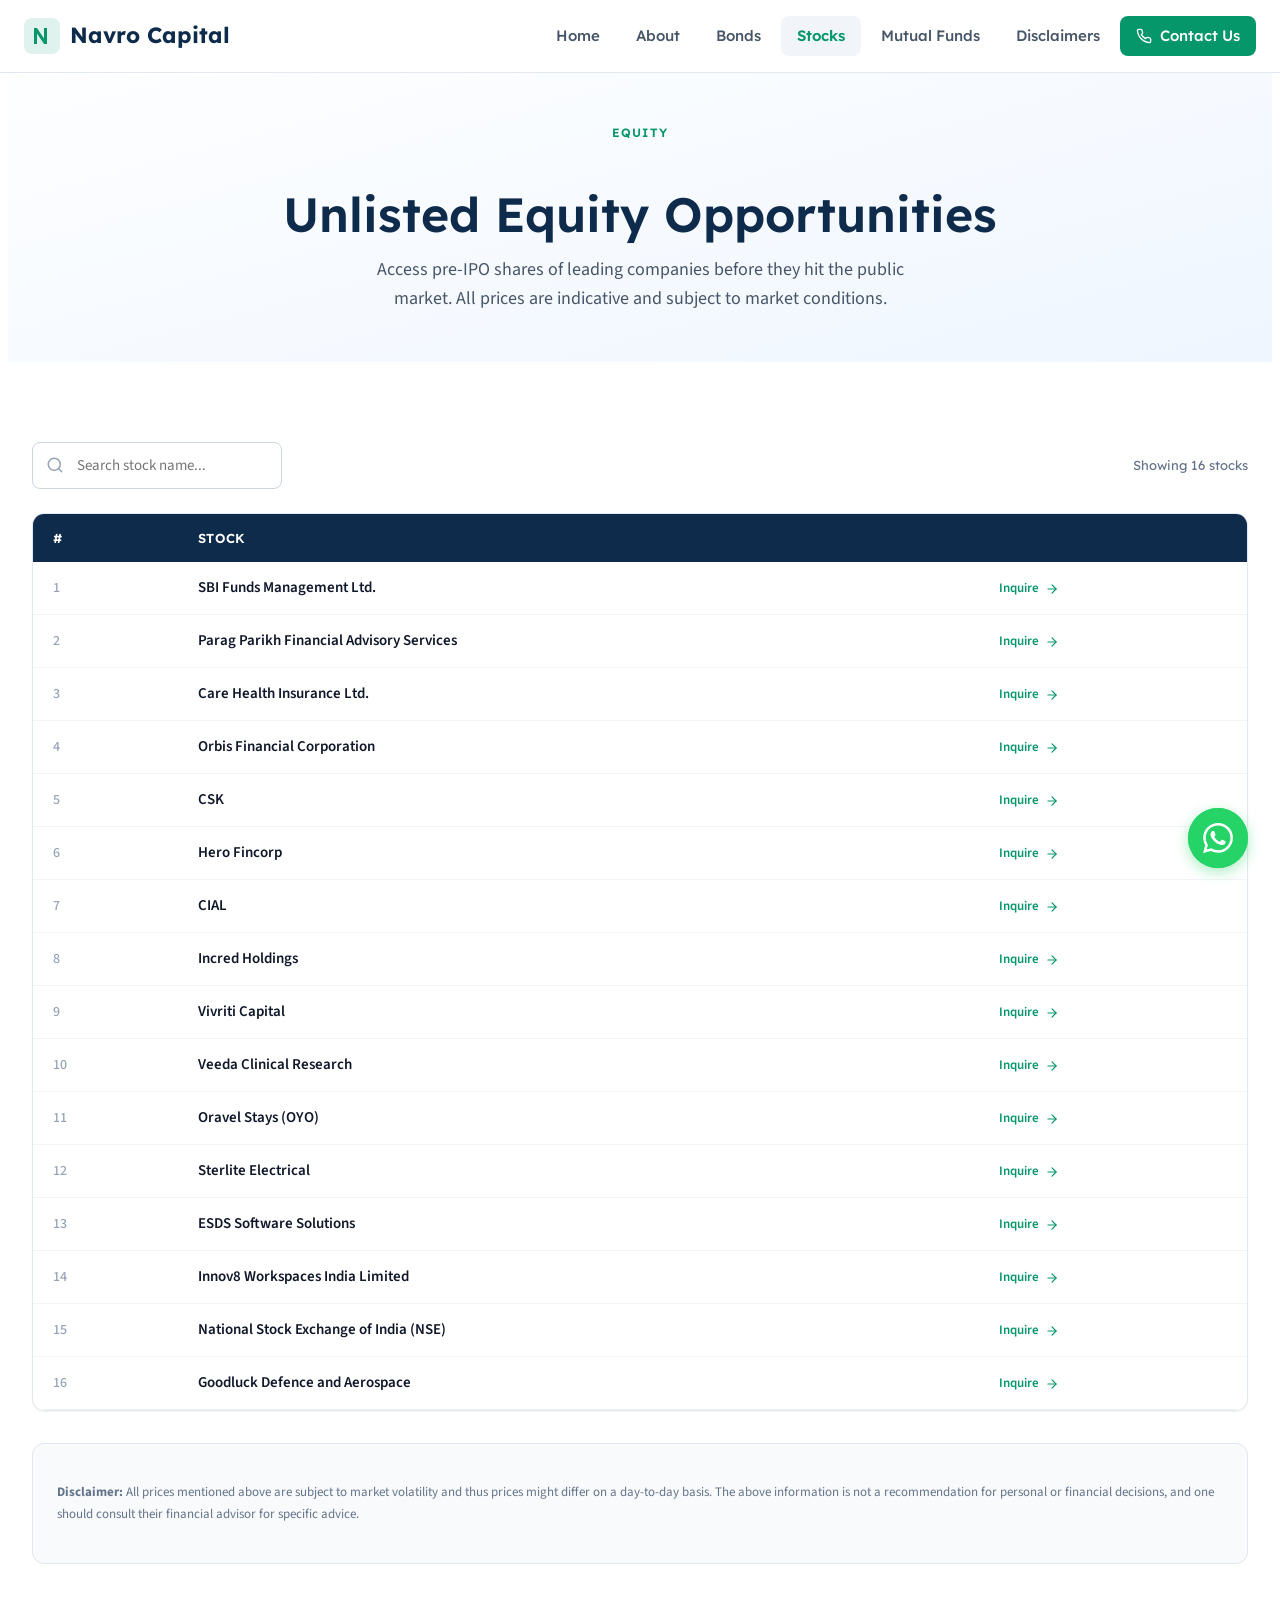
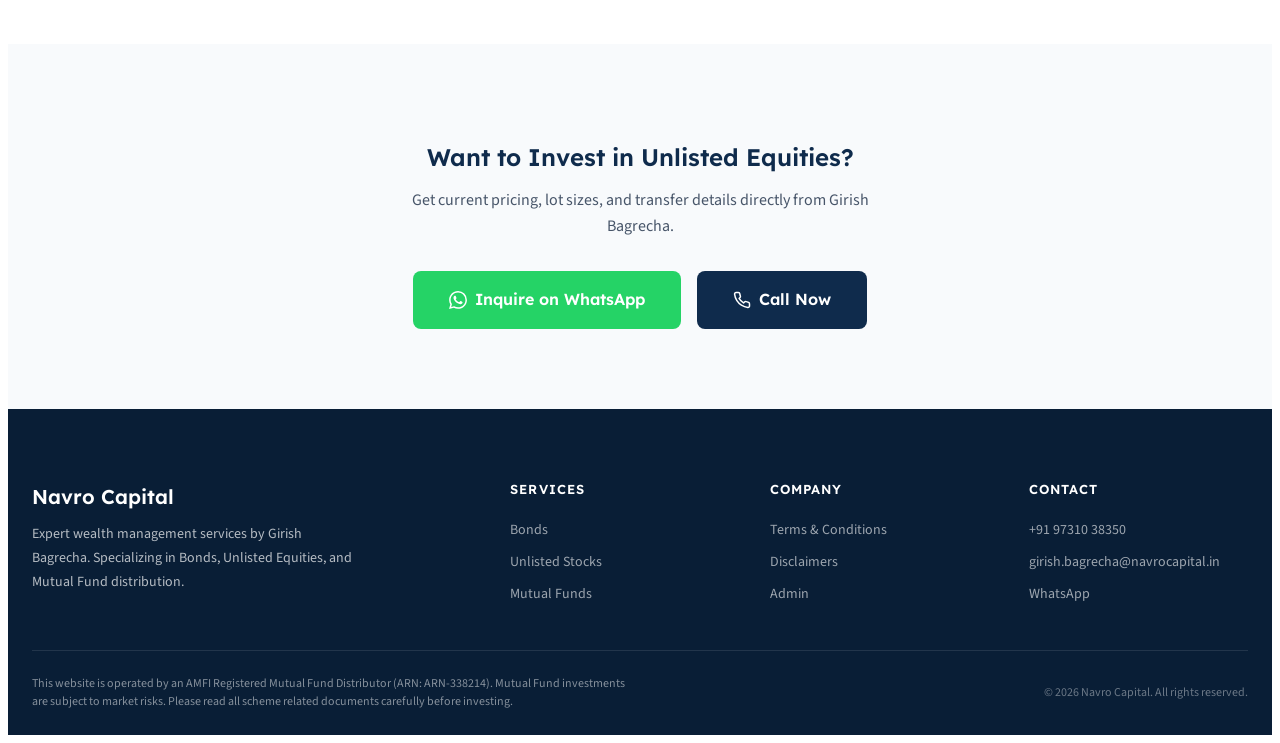
<file: stocks.html>
<!DOCTYPE html>
<html lang="en">
<head>
  <meta charset="UTF-8">
  <meta name="viewport" content="width=device-width, initial-scale=1.0">
  <title>Unlisted Stocks — Navro Capital</title>
  <meta name="description" content="Access premium pre-IPO and unlisted equity opportunities in top Indian companies like NSE, CSK, and OYO. Inquire now for exclusive pricing and allocation details.">
  <meta name="keywords" content="Unlisted Stocks, Pre-IPO, Private Equity, NSE Shares, CSK Shares, OYO Shares, Navro Capital">
  <meta name="robots" content="index, follow">
  <link rel="canonical" href="https://navrocapital.in/stocks">

  <!-- Open Graph / Facebook -->
  <meta property="og:type" content="website">
  <meta property="og:url" content="https://navrocapital.in/stocks">
  <meta property="og:title" content="Unlisted Stocks & Pre-IPO Opportunities — Navro Capital">
  <meta property="og:description" content="Access premium pre-IPO and unlisted equity opportunities in top companies like NSE, CSK, and OYO. Inquire today.">
  <meta property="og:image" content="https://navrocapital.in/assets/og-image.jpg">
  <meta property="og:site_name" content="Navro Capital">

  <!-- Twitter -->
  <meta name="twitter:card" content="summary_large_image">
  <meta name="twitter:url" content="https://navrocapital.in/stocks">
  <meta name="twitter:title" content="Unlisted Stocks & Pre-IPO Opportunities — Navro Capital">
  <meta name="twitter:description" content="Access premium pre-IPO and unlisted equity opportunities in top companies like NSE, CSK, and OYO. Inquire today.">
  <meta name="twitter:image" content="https://navrocapital.in/assets/og-image.jpg">

  <!-- JSON-LD Structured Data -->
  <script type="application/ld+json">
  [
    {
      "@context": "https://schema.org",
      "@type": "WebPage",
      "name": "Unlisted Stocks — Navro Capital",
      "url": "https://navrocapital.in/stocks",
      "description": "Access premium pre-IPO and unlisted equity opportunities in top companies. Curated by Navro Capital.",
      "publisher": {
        "@type": "Organization",
        "name": "Navro Capital"
      }
    },
    {
      "@context": "https://schema.org",
      "@type": "BreadcrumbList",
      "itemListElement": [
        {
          "@type": "ListItem",
          "position": 1,
          "name": "Home",
          "item": "https://navrocapital.in/"
        },
        {
          "@type": "ListItem",
          "position": 2,
          "name": "Stocks",
          "item": "https://navrocapital.in/stocks"
        }
      ]
    }
  ]
  </script>
  <meta name="theme-color" content="#0F2B4C">
  <link rel="preconnect" href="https://fonts.googleapis.com">
  <link rel="preconnect" href="https://fonts.gstatic.com" crossorigin>
  <link href="https://fonts.googleapis.com/css2?family=Lexend:wght@300;400;500;600;700&family=Source+Sans+3:wght@300;400;500;600;700&display=swap" rel="stylesheet">
  <link rel="stylesheet" href="styles.css">
  <!-- Google tag (gtag.js) -->
  <script async src="https://www.googletagmanager.com/gtag/js?id=G-W0PDM9Z6QC"></script>
  <script>
    window.dataLayer = window.dataLayer || [];
    function gtag(){dataLayer.push(arguments);}
    gtag('js', new Date());

    gtag('config', 'G-W0PDM9Z6QC');
  </script>
</head>
<body>

  <!-- Navbar -->
  <nav class="navbar" id="navbar">
    <div class="navbar-inner">
      <a href="index.html" class="navbar-logo">
        <svg viewBox="0 0 36 36" fill="none" xmlns="http://www.w3.org/2000/svg"><rect width="36" height="36" rx="8" fill="currentColor" fill-opacity="0.12"/><path d="M10 26V10h3l7 10.5V10h3v16h-3L13 15.5V26h-3z" fill="currentColor"/></svg>
        Navro Capital
      </a>
      <button class="menu-toggle" id="menuToggle" aria-label="Toggle navigation"><span></span><span></span><span></span></button>
      <ul class="navbar-links" id="navLinks">
        <li><a href="index.html">Home</a></li>
        <li><a href="index.html#about">About</a></li>
        <li><a href="bonds.html">Bonds</a></li>
        <li><a href="stocks.html" class="active">Stocks</a></li>
        <li><a href="mutual-funds.html">Mutual Funds</a></li>
        <li><a href="terms.html">Disclaimers</a></li>
        <li><a href="index.html#contact" class="navbar-cta">
          <svg xmlns="http://www.w3.org/2000/svg" width="16" height="16" viewBox="0 0 24 24" fill="none" stroke="currentColor" stroke-width="2" stroke-linecap="round" stroke-linejoin="round"><path d="M22 16.92v3a2 2 0 0 1-2.18 2 19.79 19.79 0 0 1-8.63-3.07 19.5 19.5 0 0 1-6-6 19.79 19.79 0 0 1-3.07-8.67A2 2 0 0 1 4.11 2h3a2 2 0 0 1 2 1.72c.127.96.361 1.903.7 2.81a2 2 0 0 1-.45 2.11L8.09 9.91a16 16 0 0 0 6 6l1.27-1.27a2 2 0 0 1 2.11-.45c.907.339 1.85.573 2.81.7A2 2 0 0 1 22 16.92z"/></svg>
          Contact Us
        </a></li>
      </ul>
    </div>
  </nav>

  <!-- Page Header -->
  <div class="page-header">
    <span class="section-label">Equity</span>
    <h1>Unlisted Equity Opportunities</h1>
    <p>Access pre-IPO shares of leading companies before they hit the public market. All prices are indicative and subject to market conditions.</p>
  </div>

  <!-- Stocks Table -->
  <section class="section">
    <div class="section-inner">
      <div class="table-controls">
        <div class="search-wrapper">
          <svg xmlns="http://www.w3.org/2000/svg" width="18" height="18" viewBox="0 0 24 24" fill="none" stroke="currentColor" stroke-width="2" stroke-linecap="round" stroke-linejoin="round"><circle cx="11" cy="11" r="8"/><line x1="21" y1="21" x2="16.65" y2="16.65"/></svg>
          <input type="text" class="search-input" id="stockSearch" placeholder="Search stock name..." aria-label="Search stocks">
        </div>
        <span class="table-count" id="stockCount">Showing 16 stocks</span>
      </div>

      <div class="table-container">
        <table class="data-table" id="stocksTable">
          <thead>
            <tr>
              <th>#</th>
              <th>Stock</th>
              <th></th>
            </tr>
          </thead>
          <tbody id="stocksBody">
            <!-- Populated by JS -->
          </tbody>
        </table>
      </div>

      <div class="disclaimer-box" style="margin-top: 2rem;">
        <p><strong>Disclaimer:</strong> All prices mentioned above are subject to market volatility and thus prices might differ on a day-to-day basis. The above information is not a recommendation for personal or financial decisions, and one should consult their financial advisor for specific advice.</p>
      </div>
    </div>
  </section>

  <!-- CTA -->
  <section class="section section-alt">
    <div class="section-inner" style="text-align: center;">
      <h2 style="margin-bottom: 1rem;">Want to Invest in Unlisted Equities?</h2>
      <p style="color: var(--slate-600); margin-bottom: 2rem; max-width: 480px; margin-left: auto; margin-right: auto;">Get current pricing, lot sizes, and transfer details directly from Girish Bagrecha.</p>
      <div style="display: flex; gap: 1rem; justify-content: center; flex-wrap: wrap;">
        <a href="#" class="btn btn-whatsapp btn-lg" id="stockWhatsapp">
          <svg xmlns="http://www.w3.org/2000/svg" width="20" height="20" viewBox="0 0 24 24" fill="currentColor"><path d="M17.472 14.382c-.297-.149-1.758-.867-2.03-.967-.273-.099-.471-.148-.67.15-.197.297-.767.966-.94 1.164-.173.199-.347.223-.644.075-.297-.15-1.255-.463-2.39-1.475-.883-.788-1.48-1.761-1.653-2.059-.173-.297-.018-.458.13-.606.134-.133.298-.347.446-.52.149-.174.198-.298.298-.497.099-.198.05-.371-.025-.52-.075-.149-.669-1.612-.916-2.207-.242-.579-.487-.5-.669-.51-.173-.008-.371-.01-.57-.01-.198 0-.52.074-.792.372-.272.297-1.04 1.016-1.04 2.479 0 1.462 1.065 2.875 1.213 3.074.149.198 2.096 3.2 5.077 4.487.709.306 1.262.489 1.694.625.712.227 1.36.195 1.871.118.571-.085 1.758-.719 2.006-1.413.248-.694.248-1.289.173-1.413-.074-.124-.272-.198-.57-.347m-5.421 7.403h-.004a9.87 9.87 0 01-5.031-1.378l-.361-.214-3.741.982.998-3.648-.235-.374a9.86 9.86 0 01-1.51-5.26c.001-5.45 4.436-9.884 9.888-9.884 2.64 0 5.122 1.03 6.988 2.898a9.825 9.825 0 012.893 6.994c-.003 5.45-4.437 9.884-9.885 9.884m8.413-18.297A11.815 11.815 0 0012.05 0C5.495 0 .16 5.335.157 11.892c0 2.096.547 4.142 1.588 5.945L.057 24l6.305-1.654a11.882 11.882 0 005.683 1.448h.005c6.554 0 11.89-5.335 11.893-11.893a11.821 11.821 0 00-3.48-8.413z"/></svg>
          Inquire on WhatsApp
        </a>
        <a href="tel:+919731038350" class="btn btn-secondary btn-lg">
          <svg xmlns="http://www.w3.org/2000/svg" width="18" height="18" viewBox="0 0 24 24" fill="none" stroke="currentColor" stroke-width="2" stroke-linecap="round" stroke-linejoin="round"><path d="M22 16.92v3a2 2 0 0 1-2.18 2 19.79 19.79 0 0 1-8.63-3.07 19.5 19.5 0 0 1-6-6 19.79 19.79 0 0 1-3.07-8.67A2 2 0 0 1 4.11 2h3a2 2 0 0 1 2 1.72c.127.96.361 1.903.7 2.81a2 2 0 0 1-.45 2.11L8.09 9.91a16 16 0 0 0 6 6l1.27-1.27a2 2 0 0 1 2.11-.45c.907.339 1.85.573 2.81.7A2 2 0 0 1 22 16.92z"/></svg>
          Call Now
        </a>
      </div>
    </div>
  </section>

  <!-- Footer -->
  <footer class="footer">
    <div class="footer-inner">
      <div class="footer-grid">
        <div class="footer-brand">
          <h3>Navro Capital</h3>
          <p>Expert wealth management services by Girish Bagrecha. Specializing in Bonds, Unlisted Equities, and Mutual Fund distribution.</p>
        </div>
        <div class="footer-col"><h4>Services</h4><a href="bonds.html">Bonds</a><a href="stocks.html">Unlisted Stocks</a><a href="mutual-funds.html">Mutual Funds</a></div>
        <div class="footer-col"><h4>Company</h4><a href="terms.html">Terms & Conditions</a><a href="terms.html#disclaimers">Disclaimers</a><a href="login.html">Admin</a></div>
        <div class="footer-col"><h4>Contact</h4><a href="tel:+919731038350">+91 97310 38350</a><a href="mailto:girish.bagrecha@navrocapital.in">girish.bagrecha@navrocapital.in</a><a href="#" id="footerWhatsapp">WhatsApp</a></div>
      </div>
      <div class="footer-bottom">
        <div class="footer-amfi">This website is operated by an AMFI Registered Mutual Fund Distributor (ARN: ARN-338214). Mutual Fund investments are subject to market risks. Please read all scheme related documents carefully before investing.</div>
        <div class="footer-copyright">&copy; 2026 Navro Capital. All rights reserved.</div>
      </div>
    </div>
  </footer>

  <a href="#" class="whatsapp-float" id="whatsappFloat" aria-label="Chat on WhatsApp" target="_blank" rel="noopener">
    <svg xmlns="http://www.w3.org/2000/svg" width="30" height="30" viewBox="0 0 24 24" fill="currentColor"><path d="M17.472 14.382c-.297-.149-1.758-.867-2.03-.967-.273-.099-.471-.148-.67.15-.197.297-.767.966-.94 1.164-.173.199-.347.223-.644.075-.297-.15-1.255-.463-2.39-1.475-.883-.788-1.48-1.761-1.653-2.059-.173-.297-.018-.458.13-.606.134-.133.298-.347.446-.52.149-.174.198-.298.298-.497.099-.198.05-.371-.025-.52-.075-.149-.669-1.612-.916-2.207-.242-.579-.487-.5-.669-.51-.173-.008-.371-.01-.57-.01-.198 0-.52.074-.792.372-.272.297-1.04 1.016-1.04 2.479 0 1.462 1.065 2.875 1.213 3.074.149.198 2.096 3.2 5.077 4.487.709.306 1.262.489 1.694.625.712.227 1.36.195 1.871.118.571-.085 1.758-.719 2.006-1.413.248-.694.248-1.289.173-1.413-.074-.124-.272-.198-.57-.347m-5.421 7.403h-.004a9.87 9.87 0 01-5.031-1.378l-.361-.214-3.741.982.998-3.648-.235-.374a9.86 9.86 0 01-1.51-5.26c.001-5.45 4.436-9.884 9.888-9.884 2.64 0 5.122 1.03 6.988 2.898a9.825 9.825 0 012.893 6.994c-.003 5.45-4.437 9.884-9.885 9.884m8.413-18.297A11.815 11.815 0 0012.05 0C5.495 0 .16 5.335.157 11.892c0 2.096.547 4.142 1.588 5.945L.057 24l6.305-1.654a11.882 11.882 0 005.683 1.448h.005c6.554 0 11.89-5.335 11.893-11.893a11.821 11.821 0 00-3.48-8.413z"/></svg>
  </a>

  <div class="sticky-contact-bar">
    <div class="sticky-contact-bar-inner">
      <a href="tel:+919731038350" class="btn btn-secondary btn-sm"><svg xmlns="http://www.w3.org/2000/svg" width="14" height="14" viewBox="0 0 24 24" fill="none" stroke="currentColor" stroke-width="2" stroke-linecap="round" stroke-linejoin="round"><path d="M22 16.92v3a2 2 0 0 1-2.18 2 19.79 19.79 0 0 1-8.63-3.07 19.5 19.5 0 0 1-6-6 19.79 19.79 0 0 1-3.07-8.67A2 2 0 0 1 4.11 2h3a2 2 0 0 1 2 1.72c.127.96.361 1.903.7 2.81a2 2 0 0 1-.45 2.11L8.09 9.91a16 16 0 0 0 6 6l1.27-1.27a2 2 0 0 1 2.11-.45c.907.339 1.85.573 2.81.7A2 2 0 0 1 22 16.92z"/></svg>Call</a>
      <a href="#" class="btn btn-whatsapp btn-sm" id="stickyWhatsapp"><svg xmlns="http://www.w3.org/2000/svg" width="14" height="14" viewBox="0 0 24 24" fill="currentColor"><path d="M17.472 14.382c-.297-.149-1.758-.867-2.03-.967-.273-.099-.471-.148-.67.15-.197.297-.767.966-.94 1.164-.173.199-.347.223-.644.075-.297-.15-1.255-.463-2.39-1.475-.883-.788-1.48-1.761-1.653-2.059-.173-.297-.018-.458.13-.606.134-.133.298-.347.446-.52.149-.174.198-.298.298-.497.099-.198.05-.371-.025-.52-.075-.149-.669-1.612-.916-2.207-.242-.579-.487-.5-.669-.51-.173-.008-.371-.01-.57-.01-.198 0-.52.074-.792.372-.272.297-1.04 1.016-1.04 2.479 0 1.462 1.065 2.875 1.213 3.074.149.198 2.096 3.2 5.077 4.487.709.306 1.262.489 1.694.625.712.227 1.36.195 1.871.118.571-.085 1.758-.719 2.006-1.413.248-.694.248-1.289.173-1.413-.074-.124-.272-.198-.57-.347m-5.421 7.403h-.004a9.87 9.87 0 01-5.031-1.378l-.361-.214-3.741.982.998-3.648-.235-.374a9.86 9.86 0 01-1.51-5.26c.001-5.45 4.436-9.884 9.888-9.884 2.64 0 5.122 1.03 6.988 2.898a9.825 9.825 0 012.893 6.994c-.003 5.45-4.437 9.884-9.885 9.884m8.413-18.297A11.815 11.815 0 0012.05 0C5.495 0 .16 5.335.157 11.892c0 2.096.547 4.142 1.588 5.945L.057 24l6.305-1.654a11.882 11.882 0 005.683 1.448h.005c6.554 0 11.89-5.335 11.893-11.893a11.821 11.821 0 00-3.48-8.413z"/></svg>WhatsApp</a>
      <a href="mailto:girish.bagrecha@navrocapital.in" class="btn btn-outline btn-sm" style="border-color: var(--slate-300);"><svg xmlns="http://www.w3.org/2000/svg" width="14" height="14" viewBox="0 0 24 24" fill="none" stroke="currentColor" stroke-width="2" stroke-linecap="round" stroke-linejoin="round"><path d="M4 4h16c1.1 0 2 .9 2 2v12c0 1.1-.9 2-2 2H4c-1.1 0-2-.9-2-2V6c0-1.1.9-2 2-2z"/><polyline points="22,6 12,13 2,6"/></svg>Email</a>
    </div>
  </div>

  <div class="toast" id="toast"></div>

  <script src="data.js"></script>
  <script src="config.js"></script>
  <script src="app.js"></script>
</body>
</html>
</file>
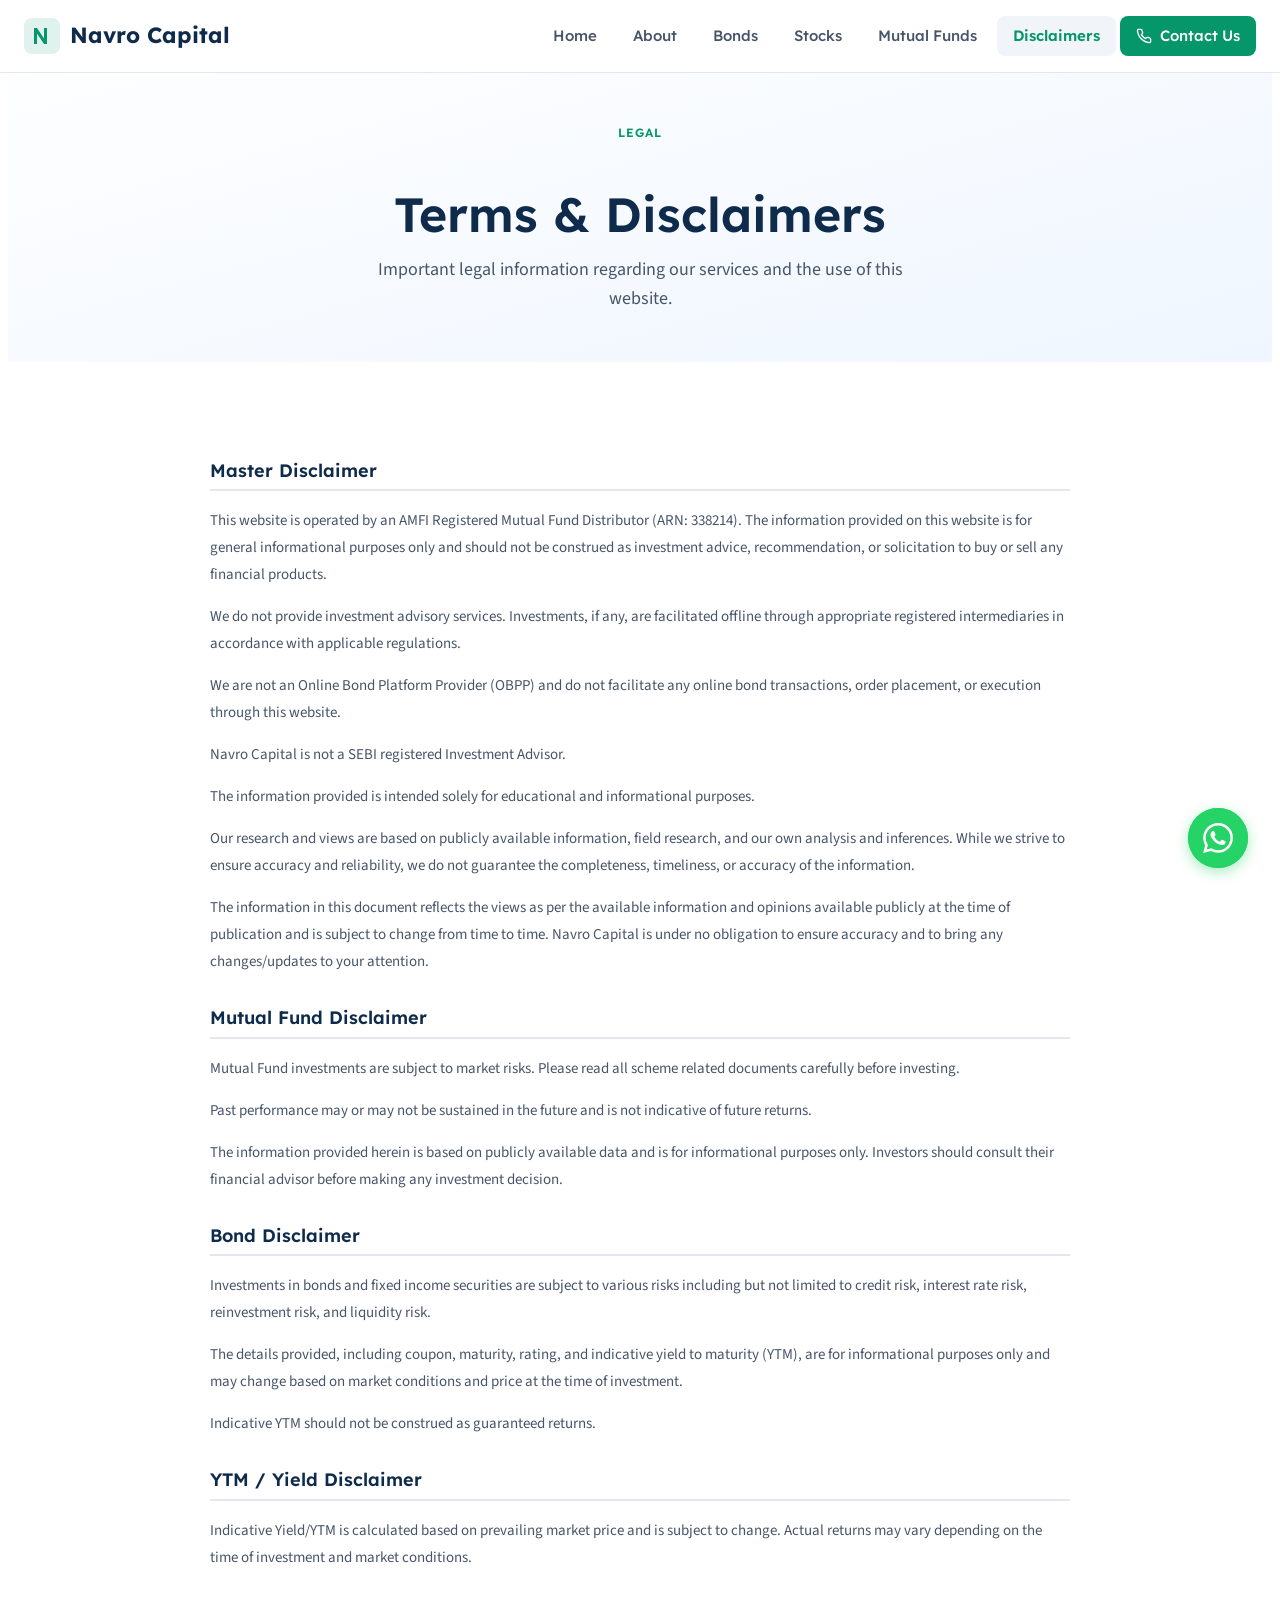
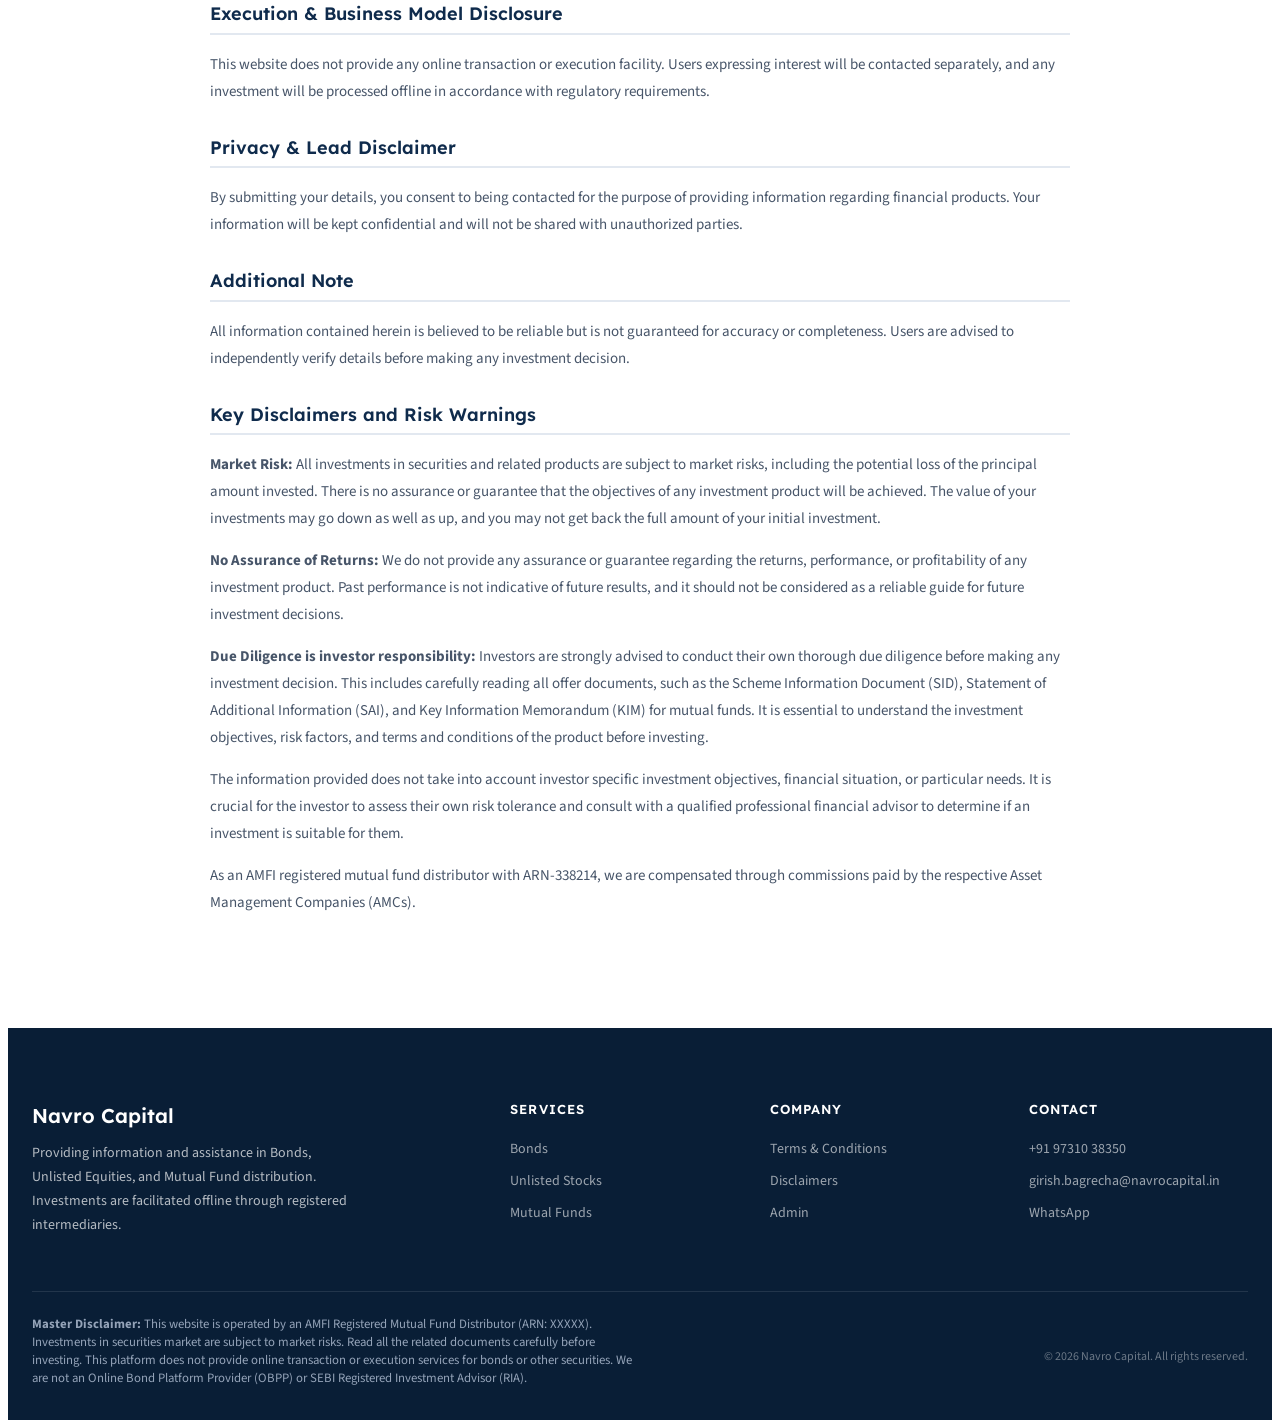
<file: terms.html>
<!DOCTYPE html>
<html lang="en">
<head>
  <meta charset="UTF-8">
  <meta name="viewport" content="width=device-width, initial-scale=1.0">
  <title>Terms & Disclaimers — Navro Capital | Legal & Risk Information</title>
  <meta name="description" content="Official legal disclaimers, terms of service, and risk disclosures for Navro Capital. Important information for investors regarding bonds and mutual funds.">
  <meta name="robots" content="index, follow">
  <link rel="canonical" href="https://navrocapital.in/terms">

  <!-- Open Graph / Facebook -->
  <meta property="og:type" content="website">
  <meta property="og:url" content="https://navrocapital.in/terms">
  <meta property="og:title" content="Terms & Disclaimers — Navro Capital">
  <meta property="og:description" content="Legal disclaimers, terms and conditions for Navro Capital wealth management services.">
  <meta property="og:image" content="https://navrocapital.in/assets/og-image.jpg">
  <meta property="og:site_name" content="Navro Capital">

  <!-- Twitter -->
  <meta name="twitter:card" content="summary_large_image">
  <meta name="twitter:url" content="https://navrocapital.in/terms">
  <meta name="twitter:title" content="Terms & Disclaimers — Navro Capital">
  <meta name="twitter:description" content="Legal disclaimers, terms and conditions for Navro Capital wealth management services.">
  <meta name="twitter:image" content="https://navrocapital.in/assets/og-image.jpg">
  <meta name="theme-color" content="#0F2B4C">
  <link rel="preconnect" href="https://fonts.googleapis.com">
  <link rel="preconnect" href="https://fonts.gstatic.com" crossorigin>
  <link href="https://fonts.googleapis.com/css2?family=Lexend:wght@300;400;500;600;700&family=Source+Sans+3:wght@300;400;500;600;700&display=swap" rel="stylesheet">
  <link rel="stylesheet" href="styles.css">
  <!-- Google tag (gtag.js) -->
  <script async src="https://www.googletagmanager.com/gtag/js?id=G-W0PDM9Z6QC"></script>
  <script>
    window.dataLayer = window.dataLayer || [];
    function gtag(){dataLayer.push(arguments);}
    gtag('js', new Date());

    gtag('config', 'G-W0PDM9Z6QC');
  </script>
</head>
<body>

  <!-- Navbar -->
  <nav class="navbar" id="navbar">
    <div class="navbar-inner">
      <a href="index.html" class="navbar-logo">
        <svg viewBox="0 0 36 36" fill="none" xmlns="http://www.w3.org/2000/svg"><rect width="36" height="36" rx="8" fill="currentColor" fill-opacity="0.12"/><path d="M10 26V10h3l7 10.5V10h3v16h-3L13 15.5V26h-3z" fill="currentColor"/></svg>
        Navro Capital
      </a>
      <button class="menu-toggle" id="menuToggle" aria-label="Toggle navigation"><span></span><span></span><span></span></button>
      <ul class="navbar-links" id="navLinks">
        <li><a href="index.html">Home</a></li>
        <li><a href="index.html#about">About</a></li>
        <li><a href="bonds.html">Bonds</a></li>
        <li><a href="stocks.html">Stocks</a></li>
        <li><a href="mutual-funds.html">Mutual Funds</a></li>
        <li><a href="terms.html" class="active">Disclaimers</a></li>
        <li><a href="index.html#contact" class="navbar-cta">
          <svg xmlns="http://www.w3.org/2000/svg" width="16" height="16" viewBox="0 0 24 24" fill="none" stroke="currentColor" stroke-width="2" stroke-linecap="round" stroke-linejoin="round"><path d="M22 16.92v3a2 2 0 0 1-2.18 2 19.79 19.79 0 0 1-8.63-3.07 19.5 19.5 0 0 1-6-6 19.79 19.79 0 0 1-3.07-8.67A2 2 0 0 1 4.11 2h3a2 2 0 0 1 2 1.72c.127.96.361 1.903.7 2.81a2 2 0 0 1-.45 2.11L8.09 9.91a16 16 0 0 0 6 6l1.27-1.27a2 2 0 0 1 2.11-.45c.907.339 1.85.573 2.81.7A2 2 0 0 1 22 16.92z"/></svg>
          Contact Us
        </a></li>
      </ul>
    </div>
  </nav>

  <!-- Page Header -->
  <div class="page-header">
    <span class="section-label">Legal</span>
    <h1>Terms & Disclaimers</h1>
    <p>Important legal information regarding our services and the use of this website.</p>
  </div>

  <!-- Disclaimers Content -->
  <section class="section" id="disclaimers">
    <div class="section-inner" style="max-width: 860px;">

      <!-- Master Disclaimer -->
      <div class="disclaimer-section">
        <h3>Master Disclaimer</h3>
        <p>This website is operated by an AMFI Registered Mutual Fund Distributor (ARN: 338214). The information provided on this website is for general informational purposes only and should not be construed as investment advice, recommendation, or solicitation to buy or sell any financial products.</p>
        <p>We do not provide investment advisory services. Investments, if any, are facilitated offline through appropriate registered intermediaries in accordance with applicable regulations.</p>
        <p>We are not an Online Bond Platform Provider (OBPP) and do not facilitate any online bond transactions, order placement, or execution through this website.</p>
        <p>Navro Capital is not a SEBI registered Investment Advisor.</p>
        <p>The information provided is intended solely for educational and informational purposes.</p>
        <p>Our research and views are based on publicly available information, field research, and our own analysis and inferences. While we strive to ensure accuracy and reliability, we do not guarantee the completeness, timeliness, or accuracy of the information.</p>
        <p>The information in this document reflects the views as per the available information and opinions available publicly at the time of publication and is subject to change from time to time. Navro Capital is under no obligation to ensure accuracy and to bring any changes/updates to your attention.</p>
      </div>

      <!-- Mutual Fund Disclaimer -->
      <div class="disclaimer-section">
        <h3>Mutual Fund Disclaimer</h3>
        <p>Mutual Fund investments are subject to market risks. Please read all scheme related documents carefully before investing.</p>
        <p>Past performance may or may not be sustained in the future and is not indicative of future returns.</p>
        <p>The information provided herein is based on publicly available data and is for informational purposes only. Investors should consult their financial advisor before making any investment decision.</p>
      </div>

      <!-- Bond Disclaimer -->
      <div class="disclaimer-section">
        <h3>Bond Disclaimer</h3>
        <p>Investments in bonds and fixed income securities are subject to various risks including but not limited to credit risk, interest rate risk, reinvestment risk, and liquidity risk.</p>
        <p>The details provided, including coupon, maturity, rating, and indicative yield to maturity (YTM), are for informational purposes only and may change based on market conditions and price at the time of investment.</p>
        <p>Indicative YTM should not be construed as guaranteed returns.</p>
      </div>

      <!-- YTM / Yield Disclaimer -->
      <div class="disclaimer-section">
        <h3>YTM / Yield Disclaimer</h3>
        <p>Indicative Yield/YTM is calculated based on prevailing market price and is subject to change. Actual returns may vary depending on the time of investment and market conditions.</p>
      </div>

      <!-- Execution & Business Model Disclosure -->
      <div class="disclaimer-section">
        <h3>Execution &amp; Business Model Disclosure</h3>
        <p>This website does not provide any online transaction or execution facility. Users expressing interest will be contacted separately, and any investment will be processed offline in accordance with regulatory requirements.</p>
      </div>

      <!-- Privacy & Lead Disclaimer -->
      <div class="disclaimer-section">
        <h3>Privacy &amp; Lead Disclaimer</h3>
        <p>By submitting your details, you consent to being contacted for the purpose of providing information regarding financial products. Your information will be kept confidential and will not be shared with unauthorized parties.</p>
      </div>

      <!-- Additional Note -->
      <div class="disclaimer-section">
        <h3>Additional Note</h3>
        <p>All information contained herein is believed to be reliable but is not guaranteed for accuracy or completeness. Users are advised to independently verify details before making any investment decision.</p>
      </div>

      <!-- Key Disclaimers and Risk Warnings -->
      <div class="disclaimer-section">
        <h3>Key Disclaimers and Risk Warnings</h3>
        <p><strong>Market Risk:</strong> All investments in securities and related products are subject to market risks, including the potential loss of the principal amount invested. There is no assurance or guarantee that the objectives of any investment product will be achieved. The value of your investments may go down as well as up, and you may not get back the full amount of your initial investment.</p>
        <p><strong>No Assurance of Returns:</strong> We do not provide any assurance or guarantee regarding the returns, performance, or profitability of any investment product. Past performance is not indicative of future results, and it should not be considered as a reliable guide for future investment decisions.</p>
        <p><strong>Due Diligence is investor responsibility:</strong> Investors are strongly advised to conduct their own thorough due diligence before making any investment decision. This includes carefully reading all offer documents, such as the Scheme Information Document (SID), Statement of Additional Information (SAI), and Key Information Memorandum (KIM) for mutual funds. It is essential to understand the investment objectives, risk factors, and terms and conditions of the product before investing.</p>
        <p>The information provided does not take into account investor specific investment objectives, financial situation, or particular needs. It is crucial for the investor to assess their own risk tolerance and consult with a qualified professional financial advisor to determine if an investment is suitable for them.</p>
        <p>As an AMFI registered mutual fund distributor with ARN-338214, we are compensated through commissions paid by the respective Asset Management Companies (AMCs).</p>
      </div>

    </div>
  </section>

  <!-- Footer -->
  <footer class="footer">
    <div class="footer-inner">
      <div class="footer-grid">
        <div class="footer-brand"><h3>Navro Capital</h3><p>Providing information and assistance in Bonds, Unlisted Equities, and Mutual Fund distribution. Investments are facilitated offline through registered intermediaries.</p></div>
        <div class="footer-col"><h4>Services</h4><a href="bonds.html">Bonds</a><a href="stocks.html">Unlisted Stocks</a><a href="mutual-funds.html">Mutual Funds</a></div>
        <div class="footer-col"><h4>Company</h4><a href="terms.html">Terms & Conditions</a><a href="terms.html#disclaimers">Disclaimers</a><a href="login.html">Admin</a></div>
        <div class="footer-col"><h4>Contact</h4><a href="tel:+919731038350">+91 97310 38350</a><a href="mailto:girish.bagrecha@navrocapital.in">girish.bagrecha@navrocapital.in</a><a href="#" id="footerWhatsapp">WhatsApp</a></div>
      </div>
      <div class="footer-bottom">
        <div class="footer-amfi" style="font-size: 0.8rem; line-height: 1.4; color: var(--slate-400); margin-bottom: 0.5rem;">
          <strong>Master Disclaimer:</strong> This website is operated by an AMFI Registered Mutual Fund Distributor (ARN: XXXXX). Investments in securities market are subject to market risks. Read all the related documents carefully before investing. This platform does not provide online transaction or execution services for bonds or other securities. We are not an Online Bond Platform Provider (OBPP) or SEBI Registered Investment Advisor (RIA).
        </div>
        <div class="footer-copyright">&copy; 2026 Navro Capital. All rights reserved.</div>
      </div>
    </div>
  </footer>

  <a href="#" class="whatsapp-float" id="whatsappFloat" aria-label="Chat on WhatsApp" target="_blank" rel="noopener">
    <svg xmlns="http://www.w3.org/2000/svg" width="30" height="30" viewBox="0 0 24 24" fill="currentColor"><path d="M17.472 14.382c-.297-.149-1.758-.867-2.03-.967-.273-.099-.471-.148-.67.15-.197.297-.767.966-.94 1.164-.173.199-.347.223-.644.075-.297-.15-1.255-.463-2.39-1.475-.883-.788-1.48-1.761-1.653-2.059-.173-.297-.018-.458.13-.606.134-.133.298-.347.446-.52.149-.174.198-.298.298-.497.099-.198.05-.371-.025-.52-.075-.149-.669-1.612-.916-2.207-.242-.579-.487-.5-.669-.51-.173-.008-.371-.01-.57-.01-.198 0-.52.074-.792.372-.272.297-1.04 1.016-1.04 2.479 0 1.462 1.065 2.875 1.213 3.074.149.198 2.096 3.2 5.077 4.487.709.306 1.262.489 1.694.625.712.227 1.36.195 1.871.118.571-.085 1.758-.719 2.006-1.413.248-.694.248-1.289.173-1.413-.074-.124-.272-.198-.57-.347m-5.421 7.403h-.004a9.87 9.87 0 01-5.031-1.378l-.361-.214-3.741.982.998-3.648-.235-.374a9.86 9.86 0 01-1.51-5.26c.001-5.45 4.436-9.884 9.888-9.884 2.64 0 5.122 1.03 6.988 2.898a9.825 9.825 0 012.893 6.994c-.003 5.45-4.437 9.884-9.885 9.884m8.413-18.297A11.815 11.815 0 0012.05 0C5.495 0 .16 5.335.157 11.892c0 2.096.547 4.142 1.588 5.945L.057 24l6.305-1.654a11.882 11.882 0 005.683 1.448h.005c6.554 0 11.89-5.335 11.893-11.893a11.821 11.821 0 00-3.48-8.413z"/></svg>
  </a>

  <div class="sticky-contact-bar">
    <div class="sticky-contact-bar-inner">
      <a href="tel:+919731038350" class="btn btn-secondary btn-sm"><svg xmlns="http://www.w3.org/2000/svg" width="14" height="14" viewBox="0 0 24 24" fill="none" stroke="currentColor" stroke-width="2" stroke-linecap="round" stroke-linejoin="round"><path d="M22 16.92v3a2 2 0 0 1-2.18 2 19.79 19.79 0 0 1-8.63-3.07 19.5 19.5 0 0 1-6-6 19.79 19.79 0 0 1-3.07-8.67A2 2 0 0 1 4.11 2h3a2 2 0 0 1 2 1.72c.127.96.361 1.903.7 2.81a2 2 0 0 1-.45 2.11L8.09 9.91a16 16 0 0 0 6 6l1.27-1.27a2 2 0 0 1 2.11-.45c.907.339 1.85.573 2.81.7A2 2 0 0 1 22 16.92z"/></svg>Call</a>
      <a href="#" class="btn btn-whatsapp btn-sm" id="stickyWhatsapp"><svg xmlns="http://www.w3.org/2000/svg" width="14" height="14" viewBox="0 0 24 24" fill="currentColor"><path d="M17.472 14.382c-.297-.149-1.758-.867-2.03-.967-.273-.099-.471-.148-.67.15-.197.297-.767.966-.94 1.164-.173.199-.347.223-.644.075-.297-.15-1.255-.463-2.39-1.475-.883-.788-1.48-1.761-1.653-2.059-.173-.297-.018-.458.13-.606.134-.133.298-.347.446-.52.149-.174.198-.298.298-.497.099-.198.05-.371-.025-.52-.075-.149-.669-1.612-.916-2.207-.242-.579-.487-.5-.669-.51-.173-.008-.371-.01-.57-.01-.198 0-.52.074-.792.372-.272.297-1.04 1.016-1.04 2.479 0 1.462 1.065 2.875 1.213 3.074.149.198 2.096 3.2 5.077 4.487.709.306 1.262.489 1.694.625.712.227 1.36.195 1.871.118.571-.085 1.758-.719 2.006-1.413.248-.694.248-1.289.173-1.413-.074-.124-.272-.198-.57-.347m-5.421 7.403h-.004a9.87 9.87 0 01-5.031-1.378l-.361-.214-3.741.982.998-3.648-.235-.374a9.86 9.86 0 01-1.51-5.26c.001-5.45 4.436-9.884 9.888-9.884 2.64 0 5.122 1.03 6.988 2.898a9.825 9.825 0 012.893 6.994c-.003 5.45-4.437 9.884-9.885 9.884m8.413-18.297A11.815 11.815 0 0012.05 0C5.495 0 .16 5.335.157 11.892c0 2.096.547 4.142 1.588 5.945L.057 24l6.305-1.654a11.882 11.882 0 005.683 1.448h.005c6.554 0 11.89-5.335 11.893-11.893a11.821 11.821 0 00-3.48-8.413z"/></svg>WhatsApp</a>
      <a href="mailto:girish.bagrecha@navrocapital.in" class="btn btn-outline btn-sm" style="border-color: var(--slate-300);"><svg xmlns="http://www.w3.org/2000/svg" width="14" height="14" viewBox="0 0 24 24" fill="none" stroke="currentColor" stroke-width="2" stroke-linecap="round" stroke-linejoin="round"><path d="M4 4h16c1.1 0 2 .9 2 2v12c0 1.1-.9 2-2 2H4c-1.1 0-2-.9-2-2V6c0-1.1.9-2 2-2z"/><polyline points="22,6 12,13 2,6"/></svg>Email</a>
    </div>
  </div>

  <div class="toast" id="toast"></div>
  <script src="data.js"></script>
  <script src="config.js"></script>
  <script src="app.js"></script>
</body>
</html>
</file>
<file: styles.css>
/* ========================================
   Navro Capital — Custom Styles
   Design: Light Theme / Navy + Emerald
   ======================================== */

/* CSS Custom Properties */
:root {
  --navy: #0F2B4C;
  --navy-light: #1A3D6D;
  --navy-dark: #091E36;
  --emerald: #059669;
  --emerald-light: #10B981;
  --emerald-dark: #047857;
  --white: #FFFFFF;
  --off-white: #F8FAFC;
  --bg-light: #F1F5F9;
  --slate-100: #F1F5F9;
  --slate-200: #E2E8F0;
  --slate-300: #CBD5E1;
  --slate-400: #94A3B8;
  --slate-500: #64748B;
  --slate-600: #475569;
  --slate-700: #334155;
  --slate-900: #0F172A;
  --gold: #D97706;
  --red: #DC2626;
  --shadow-sm: 0 1px 2px 0 rgba(0, 0, 0, 0.05);
  --shadow-md: 0 4px 6px -1px rgba(0, 0, 0, 0.1), 0 2px 4px -2px rgba(0, 0, 0, 0.1);
  --shadow-lg: 0 10px 15px -3px rgba(0, 0, 0, 0.1), 0 4px 6px -4px rgba(0, 0, 0, 0.1);
  --shadow-xl: 0 20px 25px -5px rgba(0, 0, 0, 0.1), 0 8px 10px -6px rgba(0, 0, 0, 0.1);
  --radius: 0.75rem;
  --radius-sm: 0.5rem;
  --transition: 200ms ease;
}

/* Base Reset & Typography */
*, *::before, *::after {
  box-sizing: border-box;
}

html {
  scroll-behavior: smooth;
  scroll-padding-top: 5rem;
}

body {
  font-family: 'Source Sans 3', 'Inter', system-ui, -apple-system, sans-serif;
  color: var(--slate-900);
  background: var(--white);
  line-height: 1.6;
  -webkit-font-smoothing: antialiased;
  -moz-osx-font-smoothing: grayscale;
}

h1, h2, h3, h4, h5, h6 {
  font-family: 'Lexend', 'Inter', system-ui, sans-serif;
  font-weight: 600;
  line-height: 1.2;
  color: var(--navy);
}

/* ========================================
   Animations
   ======================================== */
@keyframes fadeInUp {
  from {
    opacity: 0;
    transform: translateY(24px);
  }
  to {
    opacity: 1;
    transform: translateY(0);
  }
}

@keyframes fadeIn {
  from { opacity: 0; }
  to { opacity: 1; }
}

@keyframes slideDown {
  from {
    opacity: 0;
    transform: translateY(-10px);
  }
  to {
    opacity: 1;
    transform: translateY(0);
  }
}

@keyframes pulse-ring {
  0% {
    transform: scale(0.8);
    opacity: 1;
  }
  100% {
    transform: scale(1.6);
    opacity: 0;
  }
}

@keyframes float {
  0%, 100% { transform: translateY(0); }
  50% { transform: translateY(-6px); }
}

@keyframes shimmer {
  0% { background-position: -200% 0; }
  100% { background-position: 200% 0; }
}

@media (prefers-reduced-motion: reduce) {
  *, *::before, *::after {
    animation-duration: 0.01ms !important;
    animation-iteration-count: 1 !important;
    transition-duration: 0.01ms !important;
    scroll-behavior: auto !important;
  }
}

.animate-on-scroll {
  opacity: 0;
  transform: translateY(24px);
  transition: opacity 0.6s ease, transform 0.6s ease;
}

.animate-on-scroll.visible {
  opacity: 1;
  transform: translateY(0);
}

/* ========================================
   Navbar
   ======================================== */
.navbar {
  position: fixed;
  top: 0;
  left: 0;
  right: 0;
  z-index: 1000;
  background: rgba(255, 255, 255, 0.92);
  backdrop-filter: blur(12px);
  -webkit-backdrop-filter: blur(12px);
  border-bottom: 1px solid var(--slate-200);
  transition: box-shadow var(--transition), background var(--transition);
}

.navbar.scrolled {
  box-shadow: var(--shadow-md);
  background: rgba(255, 255, 255, 0.97);
}

.navbar-inner {
  max-width: 1280px;
  margin: 0 auto;
  padding: 0 1.5rem;
  display: flex;
  align-items: center;
  justify-content: space-between;
  height: 72px;
}

.navbar-logo {
  display: flex;
  align-items: center;
  gap: 0.625rem;
  text-decoration: none;
  font-family: 'Lexend', sans-serif;
  font-weight: 700;
  font-size: 1.375rem;
  color: var(--navy);
  transition: opacity var(--transition);
  position: relative;
  z-index: 2100;
}

.navbar-logo:hover {
  opacity: 0.85;
}

.navbar-logo svg {
  width: 36px;
  height: 36px;
  color: var(--emerald);
}

.navbar-links {
  display: flex;
  align-items: center;
  gap: 0.25rem;
  list-style: none;
  margin: 0;
  padding: 0;
}

.navbar-links a {
  display: inline-flex;
  align-items: center;
  padding: 0.5rem 1rem;
  text-decoration: none;
  font-family: 'Lexend', sans-serif;
  font-weight: 500;
  font-size: 0.9375rem;
  color: var(--slate-600);
  border-radius: var(--radius-sm);
  transition: color var(--transition), background var(--transition);
  cursor: pointer;
}

.navbar-links a:hover,
.navbar-links a.active {
  color: var(--navy);
  background: var(--slate-100);
}

.navbar-links a.active {
  color: var(--emerald);
  font-weight: 600;
}

.navbar-cta {
  display: inline-flex;
  align-items: center;
  gap: 0.5rem;
  padding: 0.625rem 1.25rem;
  font-family: 'Lexend', sans-serif;
  font-weight: 600;
  font-size: 0.875rem;
  color: var(--white) !important;
  background: var(--emerald);
  border-radius: var(--radius-sm);
  text-decoration: none;
  transition: background var(--transition), transform var(--transition), box-shadow var(--transition);
  cursor: pointer;
}

.navbar-cta:hover {
  background: var(--emerald-dark) !important;
  transform: translateY(-1px);
  box-shadow: 0 4px 12px rgba(5, 150, 105, 0.3);
}

/* Mobile menu toggle */
.menu-toggle {
  display: none;
  flex-direction: column;
  gap: 5px;
  background: none;
  border: none;
  cursor: pointer;
  padding: 0.5rem;
  z-index: 2100;
}

.menu-toggle span {
  display: block;
  width: 24px;
  height: 2px;
  background: var(--navy);
  border-radius: 2px;
  transition: transform 0.3s ease, opacity 0.3s ease;
}

.menu-toggle.open span:first-child {
  transform: rotate(45deg) translate(5px, 5px);
}

.menu-toggle.open span:nth-child(2) {
  opacity: 0;
}

.menu-toggle.open span:last-child {
  transform: rotate(-45deg) translate(5px, -5px);
}

@media (max-width: 768px) {
  .menu-toggle {
    display: flex;
  }

  .navbar-links {
    position: fixed;
    top: 0;
    left: 0;
    right: 0;
    bottom: 0;
    width: 100%;
    height: 100vh;
    flex-direction: column;
    justify-content: center;
    align-items: stretch;
    background: var(--white);
    padding: 5rem 2rem;
    gap: 0.75rem;
    transform: translateX(100%);
    transition: transform 0.4s cubic-bezier(0.4, 0, 0.2, 1);
    overflow-y: auto;
    z-index: 2000;
  }

  .navbar-links.open {
    transform: translateX(0);
  }

  .navbar-links li {
    width: 100%;
  }

  .navbar-links a {
    width: 100%;
    padding: 1.25rem;
    font-size: 1.25rem;
    justify-content: center;
    border-radius: var(--radius-sm);
    text-align: center;
  }

  .navbar-cta {
    margin-top: 1rem;
    justify-content: center;
  }

  .navbar-links a:hover {
    background: var(--slate-100);
  }
}

/* ========================================
   Hero Section
   ======================================== */
.hero {
  position: relative;
  min-height: 85vh;
  display: flex;
  align-items: center;
  padding: 8rem 1.5rem 4rem;
  background: linear-gradient(165deg, var(--white) 0%, var(--off-white) 40%, #EFF6FF 100%);
  overflow: hidden;
}

.hero::before {
  content: '';
  position: absolute;
  top: -30%;
  right: -10%;
  width: 600px;
  height: 600px;
  border-radius: 50%;
  background: radial-gradient(circle, rgba(5, 150, 105, 0.06) 0%, transparent 70%);
  pointer-events: none;
}

.hero::after {
  content: '';
  position: absolute;
  bottom: -20%;
  left: -5%;
  width: 400px;
  height: 400px;
  border-radius: 50%;
  background: radial-gradient(circle, rgba(15, 43, 76, 0.05) 0%, transparent 70%);
  pointer-events: none;
}

.hero-inner {
  max-width: 1280px;
  margin: 0 auto;
  width: 100%;
  display: grid;
  grid-template-columns: 1fr 1fr;
  gap: 4rem;
  align-items: center;
  position: relative;
  z-index: 1;
}

.hero-badge {
  display: inline-flex;
  align-items: center;
  gap: 0.5rem;
  padding: 0.375rem 1rem;
  background: rgba(5, 150, 105, 0.08);
  border: 1px solid rgba(5, 150, 105, 0.2);
  border-radius: 9999px;
  font-family: 'Lexend', sans-serif;
  font-size: 0.8125rem;
  font-weight: 500;
  color: var(--emerald-dark);
  margin-bottom: 1.5rem;
  animation: fadeInUp 0.6s ease;
}

.hero-badge svg {
  width: 16px;
  height: 16px;
}

.hero-title {
  font-size: clamp(2.25rem, 5vw, 3.75rem);
  font-weight: 700;
  color: var(--navy);
  margin-bottom: 1.5rem;
  animation: fadeInUp 0.6s ease 0.1s both;
}

.hero-title span {
  color: var(--emerald);
}

.hero-subtitle {
  font-size: 1.1875rem;
  color: var(--slate-600);
  max-width: 540px;
  margin-bottom: 2.5rem;
  animation: fadeInUp 0.6s ease 0.2s both;
}

.hero-actions {
  display: flex;
  flex-wrap: wrap;
  gap: 1rem;
  animation: fadeInUp 0.6s ease 0.3s both;
}

.hero-visual {
  display: flex;
  flex-direction: column;
  justify-content: center;
  align-items: center;
  animation: fadeIn 1s ease 0.4s both;
}

.hero-stats-grid {
  display: grid;
  grid-template-columns: 1fr 1fr;
  gap: 1.25rem;
  width: 100%;
  max-width: 400px;
}

.stat-card {
  background: var(--white);
  border: 1px solid var(--slate-200);
  border-radius: var(--radius);
  padding: 1.5rem;
  text-align: center;
  box-shadow: var(--shadow-sm);
  transition: transform var(--transition), box-shadow var(--transition);
}

.stat-card:hover {
  transform: translateY(-2px);
  box-shadow: var(--shadow-md);
}

.stat-card .stat-value {
  font-family: 'Lexend', sans-serif;
  font-size: 1.75rem;
  font-weight: 700;
  color: var(--navy);
  margin-bottom: 0.25rem;
}

.stat-card .stat-label {
  font-size: 0.8125rem;
  font-weight: 500;
  color: var(--slate-500);
  text-transform: uppercase;
  letter-spacing: 0.05em;
}

@media (max-width: 768px) {
  .hero {
    min-height: auto;
    padding: 7rem 1.5rem 3rem;
  }
  .hero-inner {
    grid-template-columns: 1fr;
    gap: 3rem;
  }
  .hero-visual {
    order: -1;
  }
  .hero-stats-grid {
    max-width: 100%;
  }
}

@media (max-width: 480px) {
  .hero-stats-grid {
    grid-template-columns: 1fr;
  }
}

/* ========================================
   Buttons
   ======================================== */
.btn {
  display: inline-flex;
  align-items: center;
  justify-content: center;
  gap: 0.5rem;
  padding: 0.75rem 1.75rem;
  font-family: 'Lexend', sans-serif;
  font-weight: 600;
  font-size: 0.9375rem;
  border-radius: var(--radius-sm);
  border: none;
  cursor: pointer;
  text-decoration: none;
  transition: all var(--transition);
  white-space: nowrap;
}

.btn svg {
  width: 18px;
  height: 18px;
  flex-shrink: 0;
}

.btn-primary {
  background: var(--emerald);
  color: var(--white);
}

.btn-primary:hover {
  background: var(--emerald-dark);
  transform: translateY(-1px);
  box-shadow: 0 4px 14px rgba(5, 150, 105, 0.35);
}

.btn-secondary {
  background: var(--navy);
  color: var(--white);
}

.btn-secondary:hover {
  background: var(--navy-light);
  transform: translateY(-1px);
  box-shadow: 0 4px 14px rgba(15, 43, 76, 0.3);
}

.btn-outline {
  background: transparent;
  color: var(--navy);
  border: 2px solid var(--slate-300);
}

.btn-outline:hover {
  border-color: var(--navy);
  background: var(--navy);
  color: var(--white);
}

.btn-whatsapp {
  background: #25D366;
  color: var(--white);
}

.btn-whatsapp:hover {
  background: #1da851;
  transform: translateY(-1px);
  box-shadow: 0 4px 14px rgba(37, 211, 102, 0.35);
}

.btn-sm {
  padding: 0.5rem 1rem;
  font-size: 0.8125rem;
}

.btn-lg {
  padding: 1rem 2.25rem;
  font-size: 1rem;
}

/* ========================================
   Sections
   ======================================== */
.section {
  padding: 5rem 1.5rem;
}

.section-alt {
  background: var(--off-white);
}

.section-inner {
  max-width: 1280px;
  margin: 0 auto;
}

.section-header {
  text-align: center;
  max-width: 640px;
  margin: 0 auto 3.5rem;
}

.section-header h2 {
  font-size: clamp(1.75rem, 3.5vw, 2.5rem);
  margin-bottom: 1rem;
}

.section-header p {
  font-size: 1.0625rem;
  color: var(--slate-600);
}

.section-label {
  display: inline-flex;
  align-items: center;
  gap: 0.375rem;
  font-family: 'Lexend', sans-serif;
  font-size: 0.75rem;
  font-weight: 600;
  text-transform: uppercase;
  letter-spacing: 0.1em;
  color: var(--emerald);
  margin-bottom: 0.75rem;
}

/* ========================================
   Service Cards
   ======================================== */
.services-grid {
  display: grid;
  grid-template-columns: repeat(3, 1fr);
  gap: 1.75rem;
}

.service-card {
  background: var(--white);
  border: 1px solid var(--slate-200);
  border-radius: var(--radius);
  padding: 2rem;
  text-decoration: none;
  transition: transform var(--transition), box-shadow var(--transition), border-color var(--transition);
  cursor: pointer;
  position: relative;
  overflow: hidden;
}

.service-card::after {
  content: '';
  position: absolute;
  bottom: 0;
  left: 0;
  right: 0;
  height: 3px;
  background: var(--emerald);
  transform: scaleX(0);
  transform-origin: left;
  transition: transform 0.3s ease;
}

.service-card:hover {
  transform: translateY(-4px);
  box-shadow: var(--shadow-lg);
  border-color: var(--slate-300);
}

.service-card:hover::after {
  transform: scaleX(1);
}

.service-card-icon {
  width: 48px;
  height: 48px;
  display: flex;
  align-items: center;
  justify-content: center;
  border-radius: var(--radius-sm);
  margin-bottom: 1.25rem;
}

.service-card-icon.bonds {
  background: rgba(5, 150, 105, 0.1);
  color: var(--emerald);
}

.service-card-icon.stocks {
  background: rgba(15, 43, 76, 0.1);
  color: var(--navy);
}

.service-card-icon.mutual-funds {
  background: rgba(217, 119, 6, 0.1);
  color: var(--gold);
}

.service-card-icon svg {
  width: 24px;
  height: 24px;
}

.service-card h3 {
  font-size: 1.25rem;
  margin-bottom: 0.75rem;
}

.service-card p {
  font-size: 0.9375rem;
  color: var(--slate-600);
  margin-bottom: 1rem;
}

.service-card .card-link {
  display: inline-flex;
  align-items: center;
  gap: 0.375rem;
  font-family: 'Lexend', sans-serif;
  font-weight: 600;
  font-size: 0.875rem;
  color: var(--emerald);
  text-decoration: none;
  transition: gap var(--transition);
}

.service-card:hover .card-link {
  gap: 0.625rem;
}

.service-card .card-link svg {
  width: 16px;
  height: 16px;
}

.service-card .badge-coming-soon {
  display: inline-block;
  padding: 0.25rem 0.625rem;
  background: rgba(217, 119, 6, 0.1);
  color: var(--gold);
  font-family: 'Lexend', sans-serif;
  font-size: 0.6875rem;
  font-weight: 600;
  border-radius: 9999px;
  text-transform: uppercase;
  letter-spacing: 0.05em;
  margin-left: 0.5rem;
  vertical-align: middle;
}

@media (max-width: 768px) {
  .services-grid {
    grid-template-columns: 1fr;
  }
}



/* ========================================
   Contact Section
   ======================================== */
.contact-layout {
  display: grid;
  grid-template-columns: 1.2fr 1fr;
  gap: 3rem;
  align-items: start;
}

@media (max-width: 900px) {
  .contact-layout {
    grid-template-columns: 1fr;
  }
}

.contact-form-wrapper {
  background: var(--white);
  border: 1px solid var(--slate-200);
  border-radius: var(--radius);
  padding: 2.5rem;
  box-shadow: var(--shadow-sm);
}

.contact-form .form-group {
  margin-bottom: 1.25rem;
}

.contact-form label {
  display: block;
  font-family: 'Lexend', sans-serif;
  font-size: 0.875rem;
  font-weight: 500;
  color: var(--navy);
  margin-bottom: 0.5rem;
}

.contact-form input,
.contact-form select,
.contact-form textarea {
  width: 100%;
  padding: 0.875rem 1rem;
  border: 1px solid var(--slate-300);
  border-radius: var(--radius-sm);
  font-family: 'Source Sans 3', sans-serif;
  font-size: 1rem;
  color: var(--slate-900);
  outline: none;
  transition: border-color var(--transition), box-shadow var(--transition);
  background: var(--bg-light);
}

.contact-form input:focus,
.contact-form select:focus,
.contact-form textarea:focus {
  border-color: var(--emerald);
  box-shadow: 0 0 0 3px rgba(5, 150, 105, 0.15);
  background: var(--white);
}

.contact-form select {
  appearance: none;
  background-image: url("data:image/svg+xml,%3Csvg xmlns='http://www.w3.org/2000/svg' width='16' height='16' fill='%2364748B' viewBox='0 0 16 16'%3E%3Cpath d='M4.5 6l3.5 4 3.5-4h-7z'/%3E%3C/svg%3E");
  background-repeat: no-repeat;
  background-position: right 1rem center;
  padding-right: 2.5rem;
}

.contact-form textarea {
  resize: vertical;
}

.contact-layout-new {
  display: grid;
  grid-template-columns: 1.2fr 0.8fr;
  gap: 3rem;
  align-items: start;
}

@media (max-width: 991px) {
  .contact-layout-new {
    grid-template-columns: 1fr;
    gap: 2rem;
  }
}

.contact-actions-primary {
  display: flex;
  flex-direction: column;
  gap: 1.5rem;
}

.contact-card-premium {
  display: flex;
  align-items: center;
  gap: 1.5rem;
  padding: 2rem;
  border-radius: var(--radius);
  text-decoration: none;
  transition: all var(--transition);
  position: relative;
  overflow: hidden;
  border: 1px solid var(--slate-200);
  background: var(--white);
}

.contact-card-premium.whatsapp {
  border-left: 4px solid #25D366;
  background: linear-gradient(to right, rgba(37, 211, 102, 0.03), var(--white));
}

.contact-card-premium.meeting {
  border-left: 4px solid var(--emerald);
  background: linear-gradient(to right, rgba(5, 150, 105, 0.03), var(--white));
}

.contact-card-premium:hover {
  transform: translateY(-4px);
  box-shadow: var(--shadow-lg);
  border-color: var(--slate-300);
}

.card-premium-icon {
  width: 64px;
  height: 64px;
  background: var(--white);
  border-radius: 50%;
  display: flex;
  align-items: center;
  justify-content: center;
  box-shadow: var(--shadow-sm);
  flex-shrink: 0;
}

.contact-card-premium.whatsapp .card-premium-icon { color: #25D366; }
.contact-card-premium.meeting .card-premium-icon { color: var(--emerald); }

.card-premium-content h3 {
  font-size: 1.25rem;
  color: var(--navy);
  margin-bottom: 0.5rem;
}

.card-premium-content p {
  font-size: 0.9375rem;
  color: var(--slate-600);
  margin-bottom: 1.25rem;
  line-height: 1.5;
}

.contact-info-secondary {
  display: flex;
  flex-direction: column;
  gap: 1.5rem;
  padding: 2rem;
  background: #F8FAFC;
  border-radius: var(--radius);
  border: 1px solid var(--slate-200);
}

.info-item {
  display: flex;
  gap: 1rem;
}

.info-item-icon {
  width: 40px;
  height: 40px;
  background: var(--white);
  border-radius: var(--radius-sm);
  display: flex;
  align-items: center;
  justify-content: center;
  color: var(--slate-500);
  box-shadow: var(--shadow-sm);
  flex-shrink: 0;
}

.info-item-content h4 {
  font-size: 0.75rem;
  text-transform: uppercase;
  color: var(--slate-500);
  letter-spacing: 0.05em;
  margin-bottom: 0.25rem;
}

.info-item-content p {
  font-size: 1.0625rem;
  font-weight: 600;
  color: var(--navy);
  margin-bottom: 0.5rem;
}

.info-item-content a {
  text-decoration: none;
  color: inherit;
}

.copy-link {
  font-size: 0.75rem;
  color: var(--emerald);
  background: none;
  border: none;
  font-weight: 600;
  padding: 0;
  cursor: pointer;
  text-decoration: underline;
}

.copy-link:hover {
  color: var(--emerald-dark);
}

/* ========================================
   Floating WhatsApp Button
   ======================================== */
.whatsapp-float {
  position: fixed;
  bottom: 2rem;
  right: 2rem;
  width: 60px;
  height: 60px;
  display: flex;
  align-items: center;
  justify-content: center;
  background: #25D366;
  border-radius: 50%;
  box-shadow: 0 4px 14px rgba(37, 211, 102, 0.4);
  z-index: 999;
  cursor: pointer;
  text-decoration: none;
  transition: transform var(--transition), box-shadow var(--transition);
  animation: float 3s ease-in-out infinite;
}

.whatsapp-float:hover {
  transform: scale(1.1);
  box-shadow: 0 6px 20px rgba(37, 211, 102, 0.5);
  animation: none;
}

.whatsapp-float::before {
  content: '';
  position: absolute;
  width: 100%;
  height: 100%;
  border-radius: 50%;
  background: #25D366;
  animation: pulse-ring 2s ease-out infinite;
  z-index: -1;
}

.whatsapp-float svg {
  width: 30px;
  height: 30px;
  color: var(--white);
}

/* ========================================
   Fund Houses
   ======================================== */
.fund-houses-grid {
  display: grid;
  grid-template-columns: repeat(2, 1fr);
  gap: 1.5rem;
  margin-top: 3rem;
  margin-bottom: 2rem;
}

@media (min-width: 640px) {
  .fund-houses-grid {
    grid-template-columns: repeat(3, 1fr);
  }
}

@media (min-width: 1024px) {
  .fund-houses-grid {
    grid-template-columns: repeat(5, 1fr);
  }
}

.fund-house-card {
  background: var(--white);
  border: 1px solid var(--slate-200);
  border-radius: var(--radius);
  padding: 1.5rem 1rem;
  display: flex;
  flex-direction: column;
  align-items: center;
  justify-content: center;
  box-shadow: var(--shadow-sm);
  transition: var(--transition);
  min-height: 100px;
  text-align: center;
}

.fund-house-card:hover {
  border-color: var(--slate-300);
  box-shadow: var(--shadow-md);
  transform: translateY(-2px);
}

.fund-house-card span {
  font-weight: 600;
  color: var(--navy);
  font-size: 1.1rem;
  line-height: 1.2;
  margin-bottom: 0.25rem;
}

.fund-house-card small {
  color: var(--slate-500);
  font-size: 0.8rem;
  text-transform: uppercase;
  letter-spacing: 0.05em;
}

.fund-houses-disclaimer {
  text-align: center;
  font-size: 0.85rem;
  color: var(--slate-500);
  max-width: 700px;
  margin: 0 auto;
}

/* ========================================
   Footer
   ======================================== */
.footer {
  background: var(--navy-dark);
  color: rgba(255, 255, 255, 0.7);
  padding: 3.5rem 1.5rem 1.5rem;
}

.footer-inner {
  max-width: 1280px;
  margin: 0 auto;
}

.footer-grid {
  display: grid;
  grid-template-columns: 2fr 1fr 1fr 1fr;
  gap: 2.5rem;
  margin-bottom: 2.5rem;
}

.footer-brand h3 {
  font-size: 1.25rem;
  color: var(--white);
  margin-bottom: 0.75rem;
}

.footer-brand p {
  font-size: 0.875rem;
  line-height: 1.7;
  max-width: 320px;
}

.footer-col h4 {
  font-family: 'Lexend', sans-serif;
  font-size: 0.8125rem;
  font-weight: 600;
  color: var(--white);
  text-transform: uppercase;
  letter-spacing: 0.08em;
  margin-bottom: 1rem;
}

.footer-col a {
  display: block;
  padding: 0.3rem 0;
  font-size: 0.875rem;
  color: rgba(255, 255, 255, 0.6);
  text-decoration: none;
  transition: color var(--transition);
  cursor: pointer;
}

.footer-col a:hover {
  color: var(--emerald-light);
}

.footer-bottom {
  border-top: 1px solid rgba(255, 255, 255, 0.1);
  padding-top: 1.5rem;
  display: flex;
  flex-wrap: wrap;
  justify-content: space-between;
  align-items: center;
  gap: 1rem;
}

.footer-amfi {
  font-size: 0.75rem;
  color: rgba(255, 255, 255, 0.5);
  max-width: 600px;
  line-height: 1.5;
}

.footer-copyright {
  font-size: 0.75rem;
  color: rgba(255, 255, 255, 0.4);
}

@media (max-width: 768px) {
  .footer-grid {
    grid-template-columns: 1fr 1fr;
    gap: 2rem;
  }
  .footer-brand {
    grid-column: 1 / -1;
  }
  .footer-bottom {
    flex-direction: column;
    text-align: center;
  }
}

/* ========================================
   Data Tables (Bonds / Stocks)
   ======================================== */
.table-container {
  overflow-x: auto;
  border: 1px solid var(--slate-200);
  border-radius: var(--radius);
  background: var(--white);
  box-shadow: var(--shadow-sm);
}

.data-table {
  width: 100%;
  border-collapse: collapse;
  font-size: 0.9375rem;
  white-space: nowrap;
}

.data-table thead {
  background: var(--navy);
  color: var(--white);
}

.data-table thead th {
  padding: 0.875rem 1.25rem;
  font-family: 'Lexend', sans-serif;
  font-weight: 600;
  font-size: 0.8125rem;
  text-transform: uppercase;
  letter-spacing: 0.05em;
  text-align: left;
  white-space: nowrap;
}

.data-table tbody tr {
  border-bottom: 1px solid var(--slate-100);
  transition: background var(--transition);
}

.data-table tbody tr:hover {
  background: var(--off-white);
}

.data-table tbody td {
  padding: 0.875rem 1.25rem;
  color: var(--slate-700);
}

.data-table tbody td:first-child {
  color: var(--slate-400);
  font-weight: 500;
  font-size: 0.875rem;
}

.data-table .rating-badge {
  display: inline-block;
  padding: 0.25rem 0.625rem;
  border-radius: 9999px;
  font-family: 'Lexend', sans-serif;
  font-size: 0.75rem;
  font-weight: 600;
  white-space: nowrap;
}

.rating-badge.aa { background: rgba(5,150,105,0.1); color: var(--emerald-dark); }
.rating-badge.a { background: rgba(15,43,76,0.1); color: var(--navy); }
.rating-badge.bbb { background: rgba(217,119,6,0.1); color: var(--gold); }
.rating-badge.bb-below { background: rgba(220,38,38,0.1); color: var(--red); }

.mf-category-badge {
  display: inline-block;
  padding: 0.2rem 0.5rem;
  border-radius: 9999px;
  font-size: 0.7rem;
  font-weight: 600;
  white-space: nowrap;
  background: rgba(15,43,76,0.08);
  color: var(--navy-light);
  font-family: 'Lexend', sans-serif;
}

.inquire-link {
  display: inline-flex;
  align-items: center;
  gap: 0.375rem;
  color: var(--emerald);
  font-weight: 600;
  font-size: 0.8125rem;
  text-decoration: none;
  cursor: pointer;
  transition: color var(--transition);
}

.inquire-link:hover {
  color: var(--emerald-dark);
}

/* ========================================
   Bonds Grid & Cards
   ======================================== */
.bonds-grid {
  display: grid;
  grid-template-columns: repeat(auto-fill, minmax(240px, 1fr));
  gap: 1.5rem;
  margin-bottom: 2rem;
}

.bond-card {
  background: var(--white);
  border: 1px solid var(--slate-200);
  border-radius: var(--radius);
  padding: 1.5rem;
  display: flex;
  flex-direction: column;
  transition: transform var(--transition), box-shadow var(--transition), border-color var(--transition);
  position: relative;
  overflow: hidden;
  height: 100%;
  min-height: 280px;
}

.bond-card:hover {
  transform: translateY(-4px);
  box-shadow: var(--shadow-lg);
  border-color: var(--emerald-light);
}

.bond-card-header {
  display: flex;
  justify-content: space-between;
  align-items: flex-start;
  margin-bottom: 1rem;
}

.bond-card-number {
  font-size: 0.75rem;
  font-weight: 700;
  color: var(--slate-300);
  font-family: 'Lexend', sans-serif;
}

.bond-card-title {
  font-size: 1.05rem;
  font-weight: 700;
  color: var(--navy);
  margin-bottom: 1.25rem;
  line-height: 1.4;
  flex-grow: 1;
}

.bond-card-stats {
  display: grid;
  grid-template-columns: 1fr 1fr;
  gap: 1rem;
  margin-bottom: 1.25rem;
  padding: 1rem 0;
  border-top: 1px solid var(--slate-100);
  border-bottom: 1px solid var(--slate-100);
}

.stat-item {
  display: flex;
  flex-direction: column;
  gap: 0.25rem;
}

.stat-label {
  font-size: 0.7rem;
  text-transform: uppercase;
  letter-spacing: 0.05em;
  color: var(--slate-500);
  font-weight: 600;
}

.stat-value {
  font-size: 1rem;
  font-weight: 700;
  color: var(--slate-900);
}

.stat-value.highlight {
  color: var(--emerald-dark);
}

.bond-card-footer {
  margin-top: auto;
  display: flex;
  flex-direction: column;
  gap: 0.75rem;
}

.bond-maturity {
  font-size: 0.8rem;
  color: var(--slate-500);
  display: flex;
  align-items: center;
  gap: 0.4rem;
}

.bond-card .btn-inquire {
  width: 100%;
  justify-content: center;
  padding: 0.625rem;
  font-size: 0.875rem;
}

@media (max-width: 480px) {
  .bonds-grid {
    grid-template-columns: 1fr;
  }
}

/* ========================================
   Search / Filter Controls
   ======================================== */
.table-controls {
  display: flex;
  flex-wrap: wrap;
  gap: 1rem;
  margin-bottom: 1.5rem;
  align-items: center;
}

.search-input {
  flex: 1;
  min-width: 250px;
  padding: 0.75rem 1rem 0.75rem 2.75rem;
  border: 1px solid var(--slate-300);
  border-radius: var(--radius-sm);
  font-family: 'Source Sans 3', sans-serif;
  font-size: 0.9375rem;
  color: var(--slate-900);
  background: var(--white);
  transition: border-color var(--transition), box-shadow var(--transition);
  outline: none;
}

.search-input:focus {
  border-color: var(--emerald);
  box-shadow: 0 0 0 3px rgba(5, 150, 105, 0.15);
}

.search-wrapper {
  position: relative;
  flex: 1;
  min-width: 250px;
}

.search-wrapper svg {
  position: absolute;
  left: 0.875rem;
  top: 50%;
  transform: translateY(-50%);
  width: 18px;
  height: 18px;
  color: var(--slate-400);
  pointer-events: none;
}

.filter-select {
  padding: 0.75rem 2.5rem 0.75rem 1rem;
  border: 1px solid var(--slate-300);
  border-radius: var(--radius-sm);
  font-family: 'Source Sans 3', sans-serif;
  font-size: 0.9375rem;
  color: var(--slate-900);
  background: var(--white);
  appearance: none;
  background-image: url("data:image/svg+xml,%3Csvg xmlns='http://www.w3.org/2000/svg' width='16' height='16' fill='%2364748B' viewBox='0 0 16 16'%3E%3Cpath d='M4.5 6l3.5 4 3.5-4h-7z'/%3E%3C/svg%3E");
  background-repeat: no-repeat;
  background-position: right 0.75rem center;
  cursor: pointer;
  outline: none;
  transition: border-color var(--transition);
}

.filter-select:focus {
  border-color: var(--emerald);
  box-shadow: 0 0 0 3px rgba(5, 150, 105, 0.15);
}

.table-count {
  font-family: 'Lexend', sans-serif;
  font-size: 0.8125rem;
  color: var(--slate-500);
  white-space: nowrap;
}

/* ========================================
   Page Headers
   ======================================== */
.page-header {
  padding: 7rem 1.5rem 3rem;
  background: linear-gradient(165deg, var(--white) 0%, #EFF6FF 100%);
  text-align: center;
}

.page-header h1 {
  font-size: clamp(2rem, 4vw, 3rem);
  margin-bottom: 0.75rem;
}

.page-header p {
  font-size: 1.125rem;
  color: var(--slate-600);
  max-width: 540px;
  margin: 0 auto;
}

/* ========================================
   Disclaimer Blocks
   ======================================== */
.disclaimer-section {
  margin-bottom: 2rem;
}

.disclaimer-section h3 {
  font-size: 1.125rem;
  color: var(--navy);
  border-bottom: 2px solid var(--slate-200);
  padding-bottom: 0.5rem;
  margin-bottom: 1rem;
}

.disclaimer-section p {
  font-size: 0.9375rem;
  color: var(--slate-600);
  line-height: 1.8;
  margin-bottom: 0.75rem;
}

.disclaimer-box {
  background: var(--off-white);
  border: 1px solid var(--slate-200);
  border-radius: var(--radius);
  padding: 1.5rem;
  margin-top: 1.5rem;
}

.disclaimer-box p {
  font-size: 0.8125rem;
  color: var(--slate-500);
  line-height: 1.7;
}

/* ========================================
   Coming Soon
   ======================================== */
.coming-soon-container {
  text-align: center;
  padding: 4rem 0;
}

.coming-soon-icon {
  width: 96px;
  height: 96px;
  margin: 0 auto 2rem;
  display: flex;
  align-items: center;
  justify-content: center;
  background: rgba(217, 119, 6, 0.08);
  border-radius: 50%;
  color: var(--gold);
}

.coming-soon-icon svg {
  width: 48px;
  height: 48px;
}

.coming-soon-container h2 {
  font-size: 2rem;
  margin-bottom: 1rem;
}

.coming-soon-container p {
  font-size: 1.0625rem;
  color: var(--slate-600);
  max-width: 480px;
  margin: 0 auto 2rem;
}

/* ========================================
   Login Form
   ======================================== */
.login-container {
  min-height: 100vh;
  display: flex;
  align-items: center;
  justify-content: center;
  background: var(--off-white);
  padding: 2rem;
}

.login-card {
  background: var(--white);
  border: 1px solid var(--slate-200);
  border-radius: var(--radius);
  padding: 2.5rem;
  width: 100%;
  max-width: 420px;
  box-shadow: var(--shadow-lg);
}

.login-card h1 {
  font-size: 1.5rem;
  text-align: center;
  margin-bottom: 0.5rem;
}

.login-card .login-subtitle {
  text-align: center;
  color: var(--slate-500);
  margin-bottom: 2rem;
  font-size: 0.9375rem;
}

.form-group {
  margin-bottom: 1.25rem;
}

.form-group label {
  display: block;
  font-family: 'Lexend', sans-serif;
  font-size: 0.8125rem;
  font-weight: 600;
  color: var(--navy);
  margin-bottom: 0.375rem;
}

.form-group input {
  width: 100%;
  padding: 0.75rem 1rem;
  border: 1px solid var(--slate-300);
  border-radius: var(--radius-sm);
  font-family: 'Source Sans 3', sans-serif;
  font-size: 1rem;
  color: var(--slate-900);
  outline: none;
  transition: border-color var(--transition), box-shadow var(--transition);
}

.form-group input:focus {
  border-color: var(--emerald);
  box-shadow: 0 0 0 3px rgba(5, 150, 105, 0.15);
}

.login-error {
  display: none;
  padding: 0.75rem;
  background: rgba(220, 38, 38, 0.08);
  border: 1px solid rgba(220, 38, 38, 0.2);
  border-radius: var(--radius-sm);
  color: var(--red);
  font-size: 0.875rem;
  font-weight: 500;
  margin-bottom: 1rem;
  text-align: center;
}

.login-error.show {
  display: block;
}

/* ========================================
   Toast notification
   ======================================== */
.toast {
  position: fixed;
  bottom: 2rem;
  left: 50%;
  transform: translateX(-50%) translateY(100px);
  padding: 0.75rem 1.5rem;
  background: var(--navy);
  color: var(--white);
  border-radius: var(--radius-sm);
  font-family: 'Lexend', sans-serif;
  font-size: 0.875rem;
  font-weight: 500;
  box-shadow: var(--shadow-xl);
  z-index: 9999;
  opacity: 0;
  transition: transform 0.3s ease, opacity 0.3s ease;
  pointer-events: none;
  white-space: nowrap;
}

.toast.show {
  opacity: 1;
  transform: translateX(-50%) translateY(0);
}

/* ========================================
   Lead Form
   ======================================== */
.lead-form {
  background: var(--white);
  border: 1px solid var(--slate-200);
  border-radius: var(--radius);
  padding: 2rem;
  box-shadow: var(--shadow-sm);
}

.lead-form h3 {
  font-size: 1.25rem;
  margin-bottom: 1.5rem;
}

.lead-form .form-row {
  display: grid;
  grid-template-columns: 1fr 1fr;
  gap: 1rem;
}

@media (max-width: 640px) {
  .lead-form .form-row {
    grid-template-columns: 1fr;
  }
}

/* ========================================
   Sticky Contact Bar (Mobile)
   ======================================== */
.sticky-contact-bar {
  display: none;
  position: fixed;
  bottom: 0;
  left: 0;
  right: 0;
  z-index: 998;
  background: var(--white);
  border-top: 1px solid var(--slate-200);
  box-shadow: 0 -4px 12px rgba(0, 0, 0, 0.08);
  padding: 0.625rem 1rem;
}

.sticky-contact-bar-inner {
  display: flex;
  gap: 0.5rem;
  max-width: 480px;
  margin: 0 auto;
}

.sticky-contact-bar .btn {
  flex: 1;
  padding: 0.625rem;
  font-size: 0.75rem;
  border-radius: var(--radius-sm);
  justify-content: center;
}

.sticky-contact-bar .btn svg {
  width: 16px;
  height: 16px;
}

@media (max-width: 768px) {
  .sticky-contact-bar {
    display: block;
  }
  .whatsapp-float {
    bottom: 5.5rem;
  }
  .hero-actions {
    flex-direction: column;
  }
  .hero-actions .btn {
    width: 100%;
  }
}

/* ========================================
   Misc Utilities
   ======================================== */
.text-center { text-align: center; }
.text-slate-500 { color: var(--slate-500); }
.text-sm { font-size: 0.875rem; }
.mt-1 { margin-top: 0.25rem; }
.mt-2 { margin-top: 0.5rem; }
.mt-4 { margin-top: 1rem; }
.mt-6 { margin-top: 1.5rem; }
.mt-8 { margin-top: 2rem; }
.mb-4 { margin-bottom: 1rem; }
.mb-8 { margin-bottom: 2rem; }
.gap-4 { gap: 1rem; }
.flex { display: flex; }
.items-center { align-items: center; }
.justify-between { justify-content: space-between; }
.hidden { display: none; }
</file>
